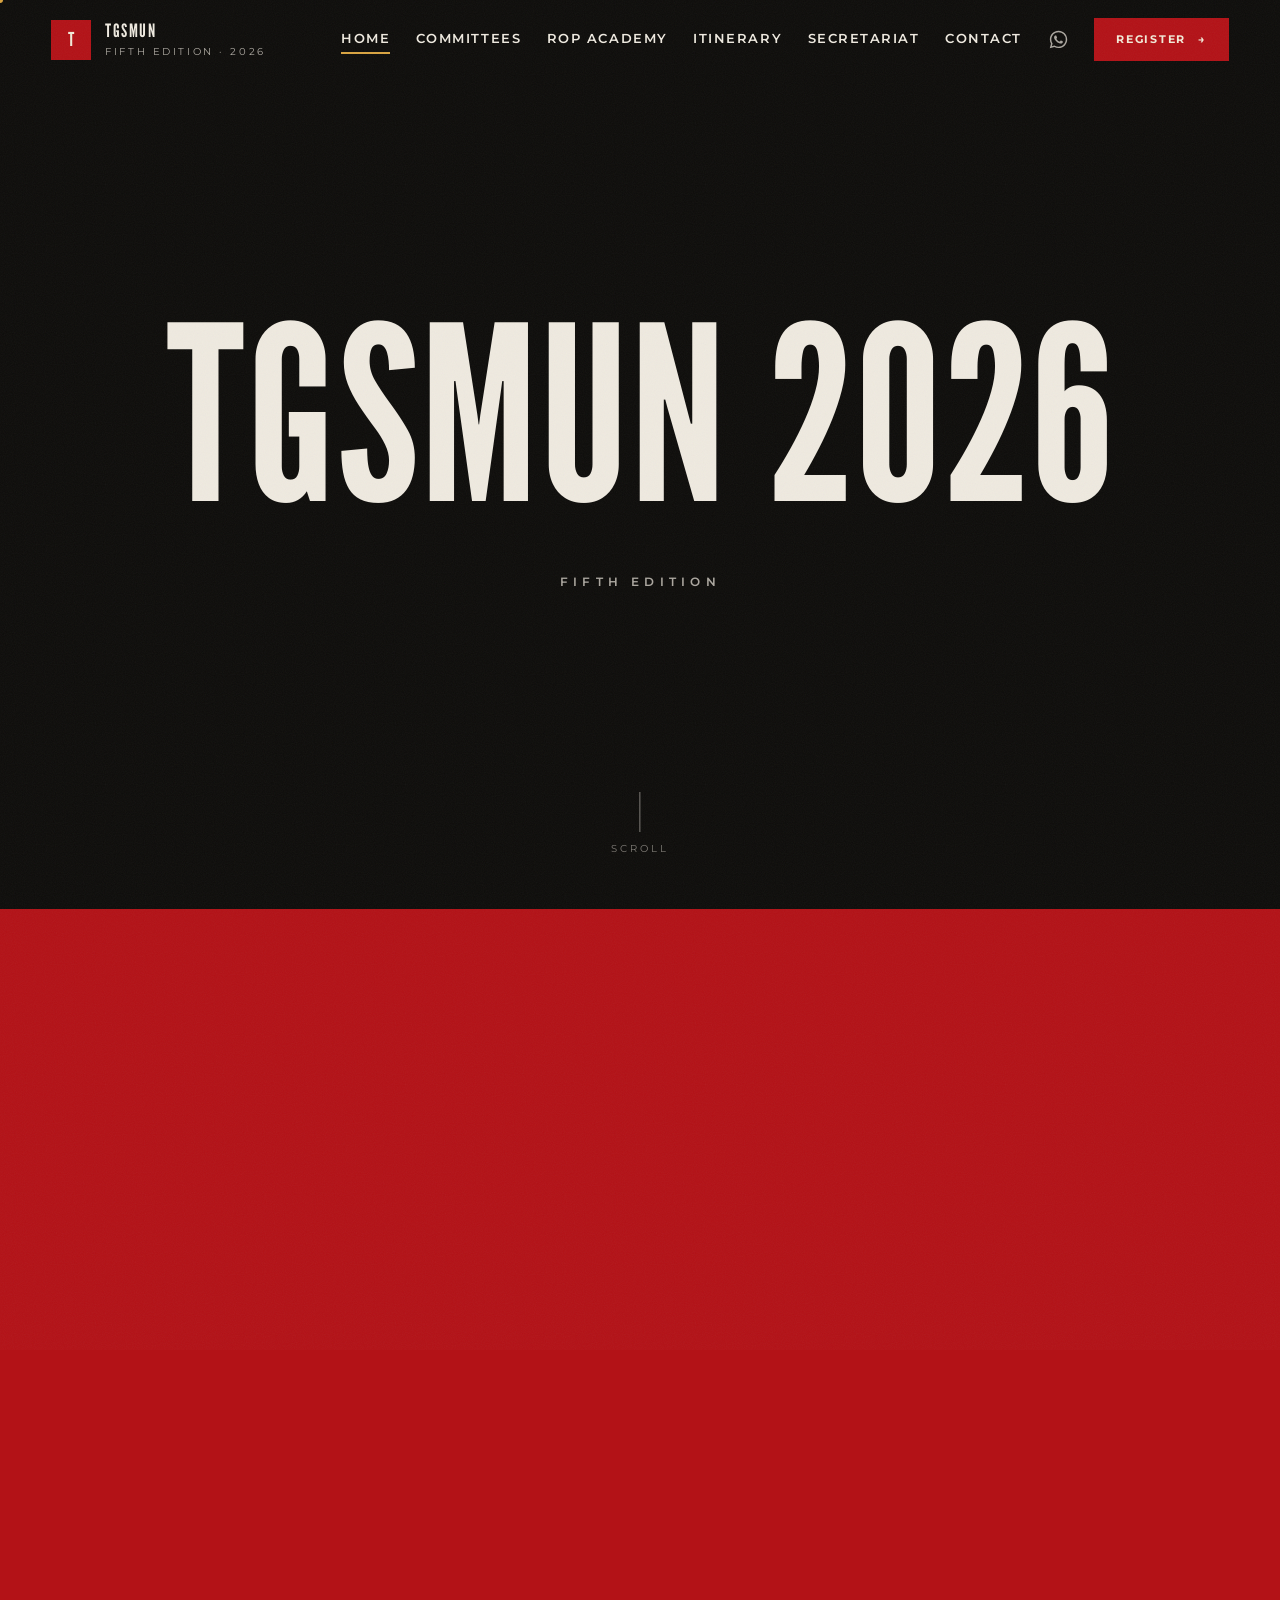
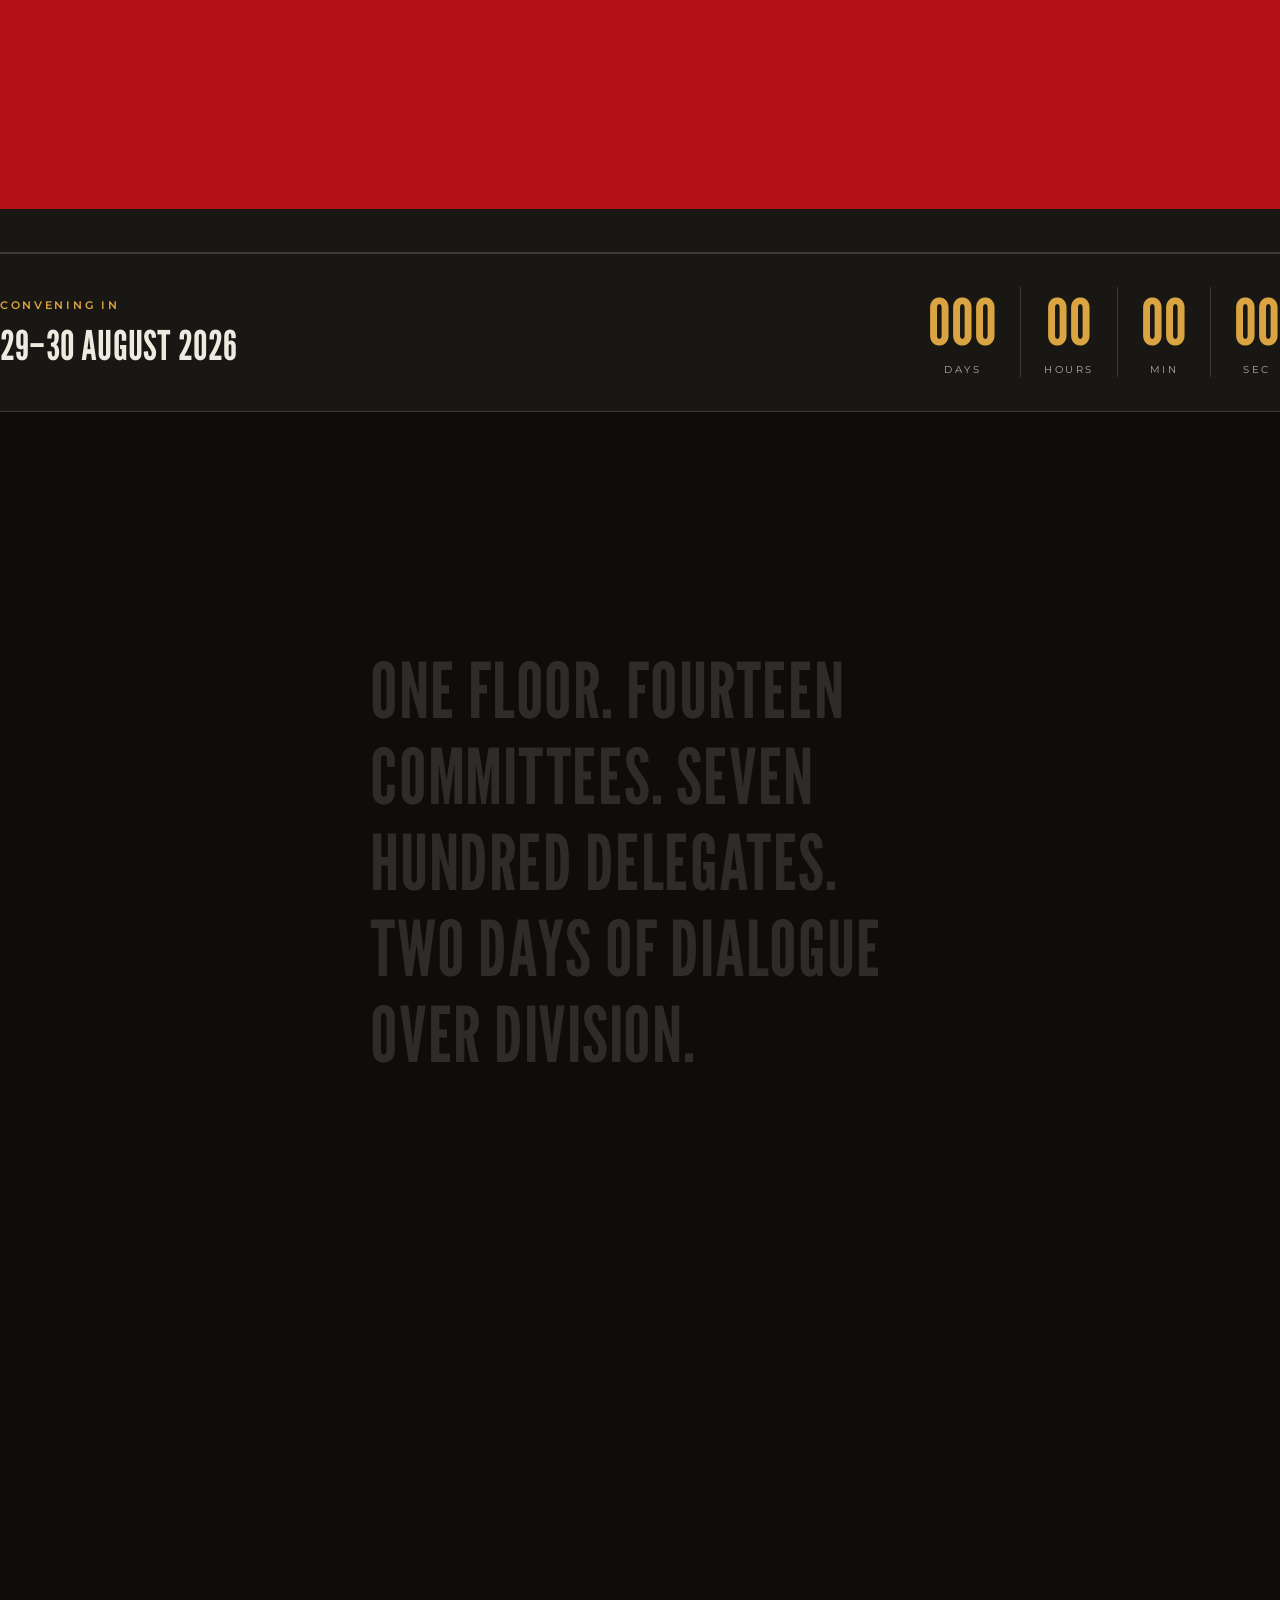
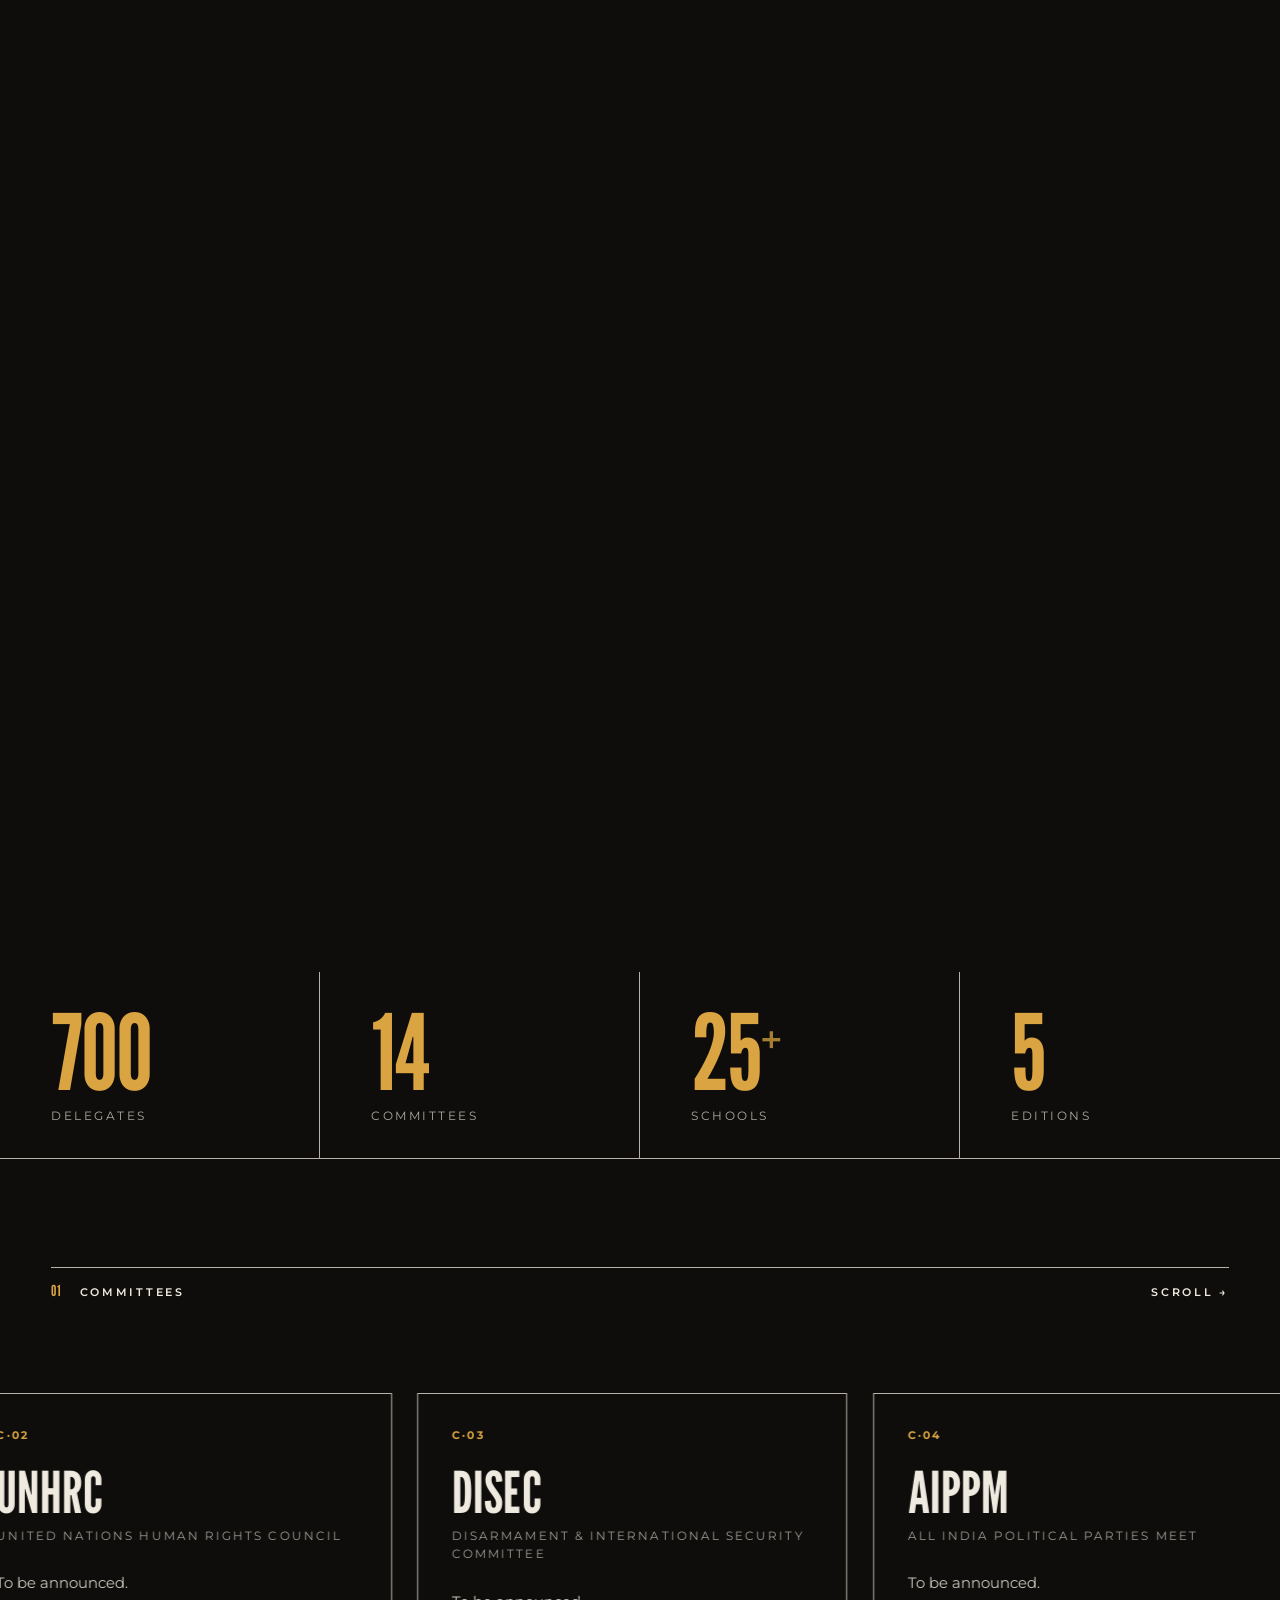
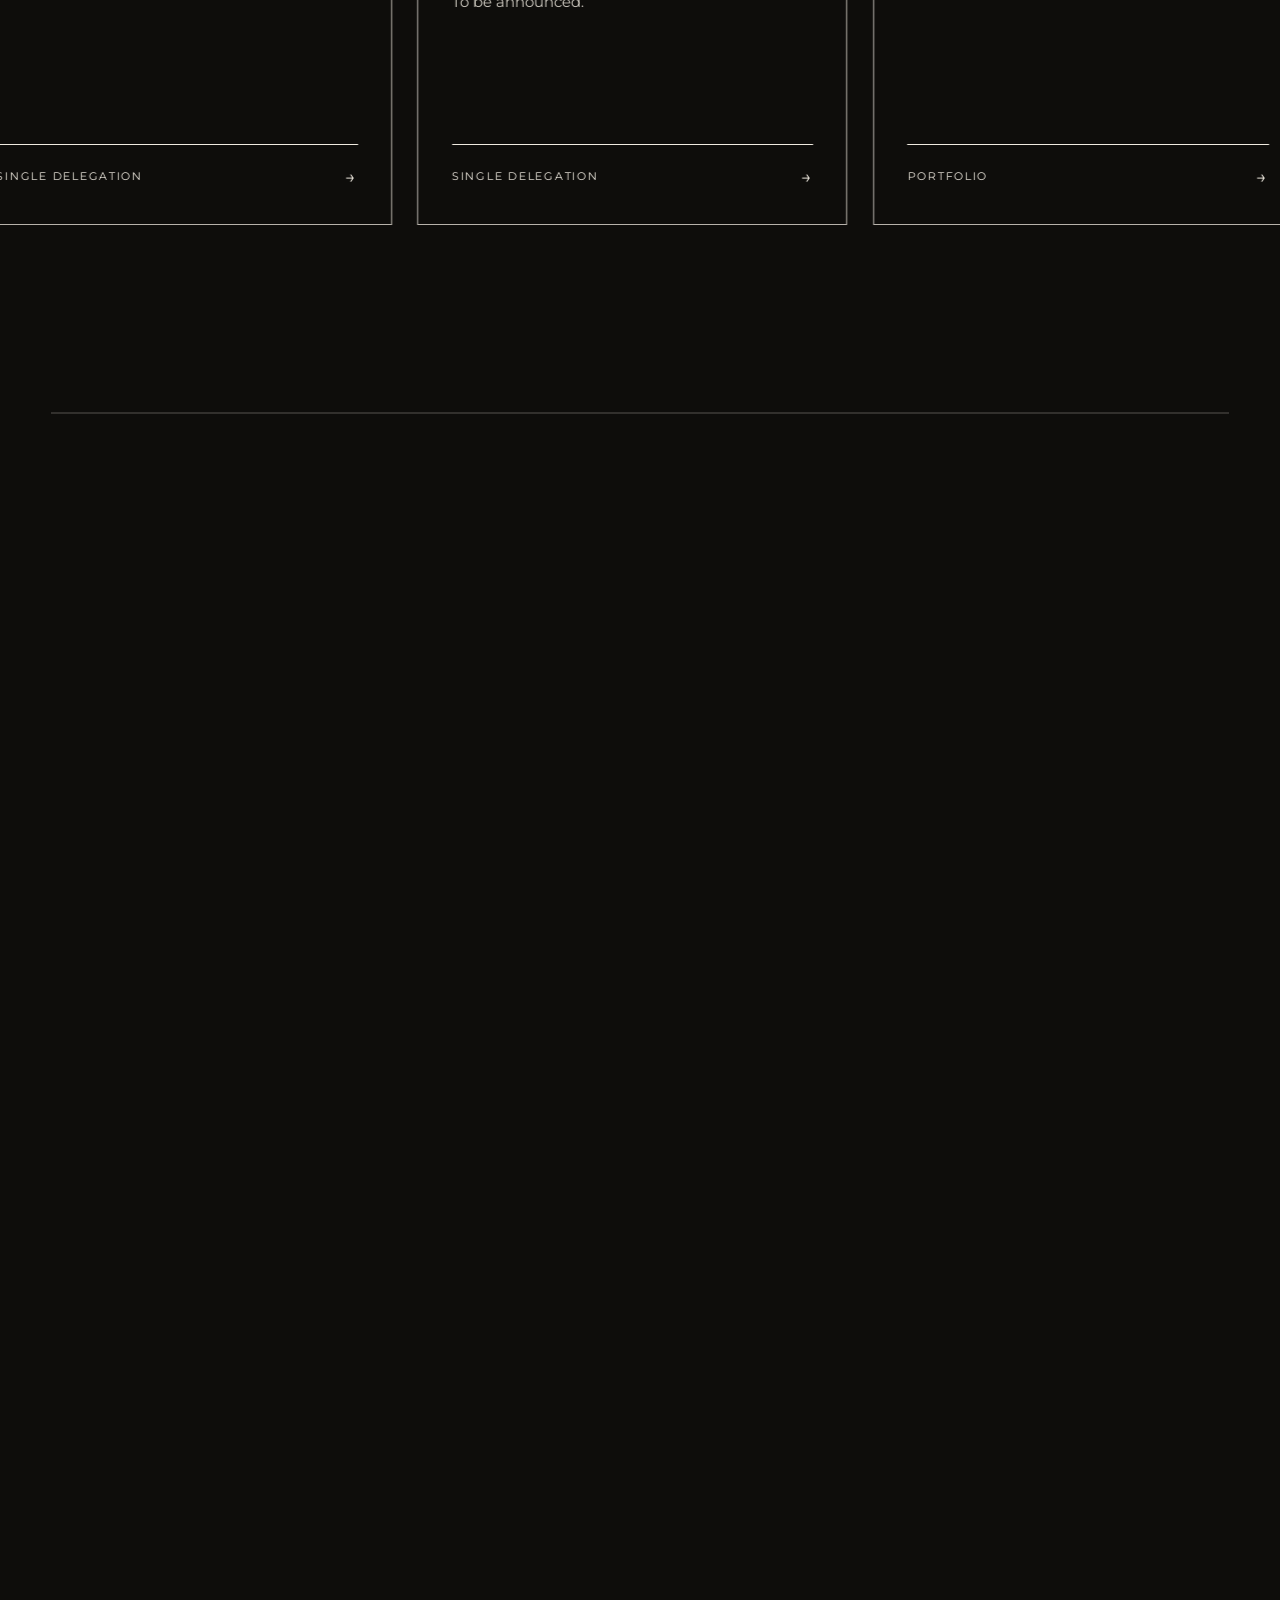
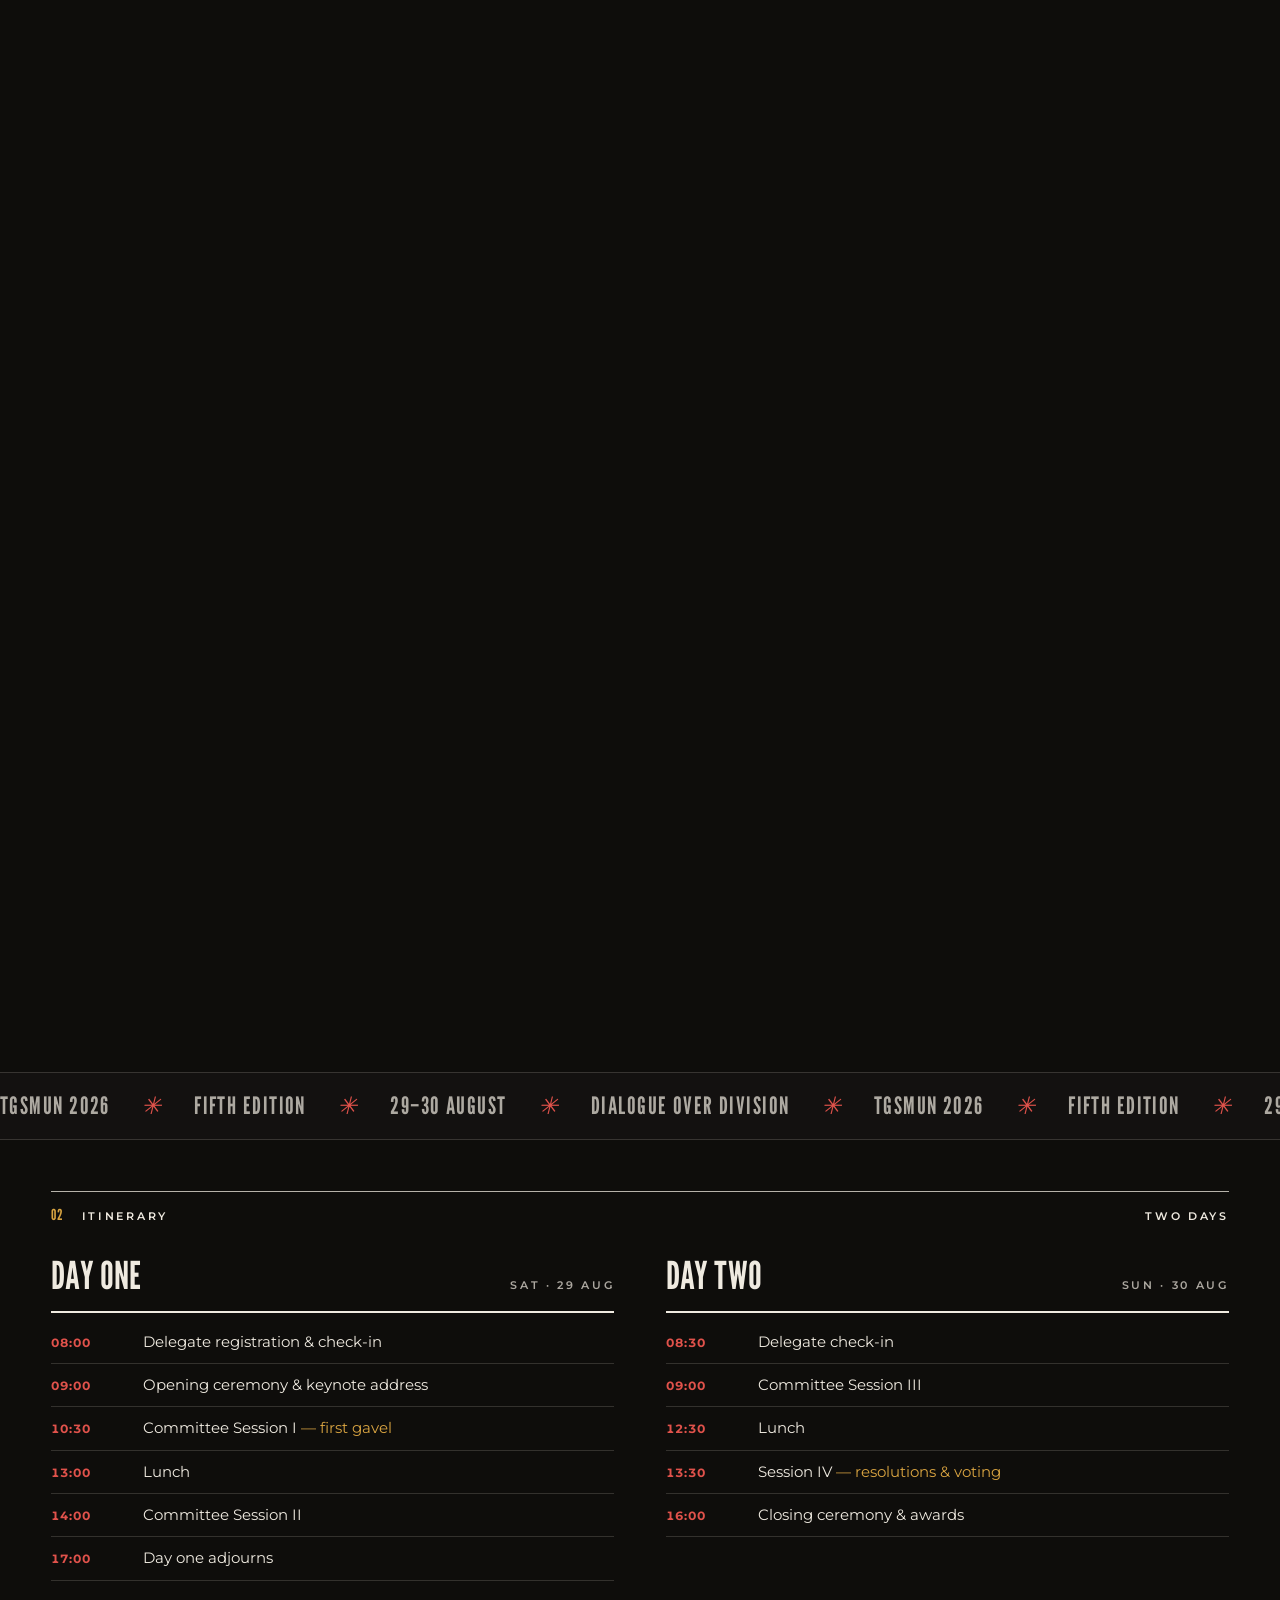
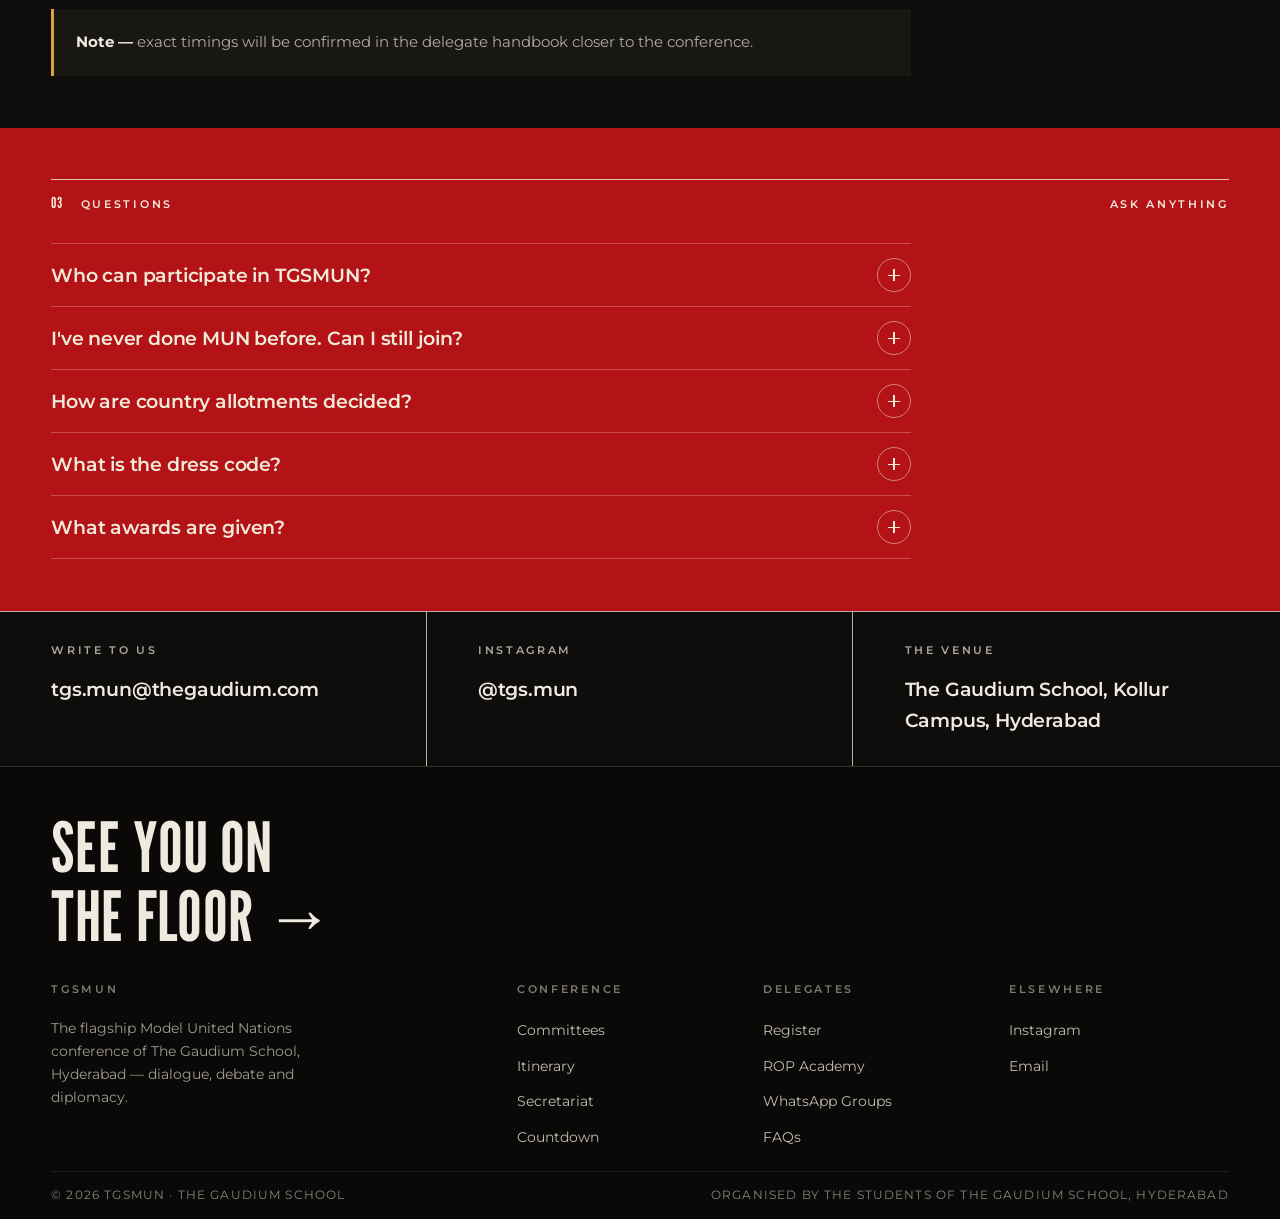
<file: index.html>
<!DOCTYPE html>
<html lang="en">
<head>
  <meta charset="UTF-8" />
  <meta name="viewport" content="width=device-width, initial-scale=1.0" />
  <title>TGSMUN 2026 — The Gaudium School Model United Nations</title>
  <meta name="description" content="TGSMUN 2026 — the fifth edition of The Gaudium School's Model United Nations, Hyderabad. 29–30 August 2026. 14 committees, 700 delegates." />
  <link rel="preconnect" href="https://fonts.googleapis.com" />
  <link rel="preconnect" href="https://fonts.gstatic.com" crossorigin />
  <link href="https://fonts.googleapis.com/css2?family=League+Gothic&family=Montserrat:ital,wght@0,300;0,400;0,500;0,600;0,700;1,400;1,500;1,600&display=swap" rel="stylesheet" />
  <script>document.documentElement.classList.add("js")</script>
  <link rel="stylesheet" href="assets/css/style.css" />
  <link rel="icon" href="data:image/svg+xml,<svg xmlns='http://www.w3.org/2000/svg' viewBox='0 0 100 100'><rect width='100' height='100' fill='%230e0d0b'/><text x='50' y='72' font-size='62' text-anchor='middle' fill='%23d9a441' font-family='Georgia,serif' font-weight='bold'>T</text></svg>" />
</head>
<body>

  <!-- red preloader: TGSMUN + convening percentage -->
  <div class="loader">
    <div class="loader-inner">
      <div class="loader-word" aria-hidden="true">
        <span style="animation-delay:.05s">T</span><span style="animation-delay:.1s">G</span><span style="animation-delay:.15s">S</span><span style="animation-delay:.2s">M</span><span style="animation-delay:.25s">U</span><span style="animation-delay:.3s">N</span>
      </div>
      <div class="loader-count">Convening — 000%</div>
    </div>
  </div>
  <div class="curtain"></div>

  <header class="nav">
    <div class="container nav-inner">
      <a href="index.html" class="brand">
        <span class="brand-mark">T</span>
        <span class="brand-text">
          <strong>TGSMUN</strong>
          <span>Fifth Edition · 2026</span>
        </span>
      </a>
      <nav class="nav-links">
        <a href="index.html" class="active">Home</a>
        <a href="committees.html">Committees</a>
        <a href="rop.html">ROP Academy</a>
        <a href="index.html#schedule">Itinerary</a>
        <a href="secretariat.html">Secretariat</a>
        <a href="index.html#contact">Contact</a>
        <a href="whatsapp.html" class="nav-wa" aria-label="Delegate WhatsApp groups" title="Delegate WhatsApp groups"><svg viewBox="0 0 24 24" fill="currentColor" aria-hidden="true"><path d="M12.04 2C6.58 2 2.13 6.45 2.13 11.91c0 1.75.46 3.45 1.32 4.95L2 22l5.25-1.38a9.9 9.9 0 0 0 4.79 1.22h.01c5.46 0 9.91-4.45 9.91-9.91S17.5 2 12.04 2zm0 18.15h-.01a8.2 8.2 0 0 1-4.19-1.15l-.3-.18-3.12.82.83-3.04-.2-.31a8.16 8.16 0 0 1-1.25-4.38c0-4.54 3.7-8.23 8.24-8.23 2.2 0 4.27.86 5.82 2.42a8.18 8.18 0 0 1 2.41 5.82c0 4.54-3.69 8.23-8.23 8.23zm4.52-6.16c-.25-.12-1.47-.72-1.69-.81-.23-.08-.39-.12-.56.13-.16.24-.64.8-.79.97-.14.16-.29.18-.54.06-.25-.12-1.05-.39-1.99-1.23-.74-.66-1.23-1.47-1.38-1.72-.14-.25-.01-.38.11-.5.11-.11.25-.29.37-.44.13-.15.17-.25.25-.41.08-.17.04-.31-.02-.44-.06-.12-.56-1.35-.77-1.85-.2-.48-.41-.42-.56-.43h-.48c-.17 0-.44.06-.67.31-.23.25-.87.85-.87 2.07s.89 2.4 1.02 2.56c.12.17 1.75 2.67 4.23 3.74.59.26 1.05.41 1.41.52.59.19 1.13.16 1.56.1.48-.07 1.47-.6 1.68-1.18.21-.58.21-1.08.14-1.18-.06-.11-.22-.17-.47-.29z"/></svg></a>
        <a href="register.html" class="btn btn--solid btn--sm">Register <span class="arr">→</span></a>
      </nav>
      <button class="nav-toggle" aria-label="Menu"><span></span><span></span><span></span></button>
    </div>
  </header>

  <div class="menu-overlay">
    <a href="index.html"><i>01</i> Home</a>
    <a href="committees.html"><i>02</i> Committees</a>
    <a href="rop.html"><i>03</i> ROP Academy</a>
    <a href="register.html"><i>04</i> Register</a>
    <a href="index.html#schedule"><i>05</i> Itinerary</a>
    <a href="secretariat.html"><i>06</i> Secretariat</a>
    <a href="whatsapp.html"><i>07</i> WhatsApp Groups</a>
    <a href="index.html#contact"><i>08</i> Contact</a>
  </div>

  <!-- ================= LANDING — one element, 3D scroll hand-off ================= -->
  <section class="land" id="land">
    <div class="land-stage">
      <h1 class="land-mark" id="land-mark">
        <span class="wordmark split">TGSMUN 2026</span>
        <span class="edition">Fifth Edition</span>
      </h1>
      <span class="land-hint" id="land-hint" aria-hidden="true"><i></i>Scroll</span>
    </div>
  </section>

  <!-- ================= the section the landing hands off to ================= -->
  <section class="land-next">
    <div class="container land-next-inner">
      <div>
        <p class="lede rv">
          The fifth edition of <b>The Gaudium School Model United Nations</b> —
          two days, fourteen committees, seven hundred delegates.
        </p>
        <div class="land-ctas rv rv-d1">
          <a href="register.html" class="btn btn--solid">Register <span class="arr">→</span></a>
          <a href="committees.html" class="btn">The Committees</a>
        </div>
      </div>
      <div class="facts rv rv-d1">
        <div><span class="k">Dates</span><span class="v">29–30 August 2026</span></div>
        <div><span class="k">Venue</span><span class="v">The Gaudium School, Kollur Campus, Hyderabad</span></div>
        <div><span class="k">Delegates</span><span class="v">700 across 25+ schools</span></div>
      </div>
    </div>
  </section>

  <!-- ================= COUNTDOWN — its own section, straight after the landing ================= -->
  <section class="count-sec" id="countdown">
    <div class="container count-sec-inner">
      <div class="when rv">
        <span class="label label--gold">Convening in</span>
        <span class="display">29–30 August 2026</span>
      </div>
      <div class="countdown countdown--big rv" aria-label="Countdown to conference">
        <div class="count-cell" data-cd="d"><div class="digits"></div><span class="unit">Days</span></div>
        <div class="count-cell" data-cd="h"><div class="digits"></div><span class="unit">Hours</span></div>
        <div class="count-cell" data-cd="m"><div class="digits"></div><span class="unit">Min</span></div>
        <div class="count-cell" data-cd="s"><div class="digits"></div><span class="unit">Sec</span></div>
      </div>
    </div>
  </section>

  <!-- ================= SCRUB STATEMENT ================= -->
  <section class="statement" data-scrub>
    <div class="statement-sticky">
      <div class="container">
        <p class="statement-text">One floor. Fourteen committees. Seven hundred delegates. Two days of *dialogue over *division.</p>
      </div>
      <div class="statement-meta">
        <span class="label">The Gaudium School · Kollur Campus</span>
        <span class="label label--red">Edition V · 29–30 August 2026</span>
      </div>
    </div>
  </section>

  <!-- ================= STATS ================= -->
  <section class="stats-band">
    <div class="stats-row">
      <div class="stat-cell"><b><span data-count="700">0</span></b><span>Delegates</span></div>
      <div class="stat-cell"><b><span data-count="14">0</span></b><span>Committees</span></div>
      <div class="stat-cell"><b><span data-count="25">0</span><sup>+</sup></b><span>Schools</span></div>
      <div class="stat-cell"><b><span data-count="5">0</span></b><span>Editions</span></div>
    </div>
  </section>

  <!-- ================= 01 · COMMITTEES (all 14, rendered from committees.js) ================= -->
  <section class="hpin" id="committees">
    <div class="hpin-sticky">
      <div class="hpin-head">
        <div class="container">
          <div class="sec-head" style="margin-bottom:0">
            <span class="idx">01</span>
            <span class="label">Committees</span>
            <span class="grow"></span>
            <span class="label label--red">Scroll →</span>
          </div>
        </div>
      </div>

      <div class="hpin-track"><!-- all 14 committees, rendered from assets/js/committees.js --></div>

      <div class="hpin-progress"><i></i></div>
    </div>
  </section>

  <div class="marquee" aria-hidden="true">
    <div class="marquee-track">
      <span>TGSMUN 2026 <i>✳</i> Fifth Edition <i>✳</i> 29–30 August <i>✳</i> Dialogue over Division <i>✳</i> TGSMUN 2026 <i>✳</i> Fifth Edition <i>✳</i> 29–30 August <i>✳</i> Dialogue over Division <i>✳</i> </span>
      <span>TGSMUN 2026 <i>✳</i> Fifth Edition <i>✳</i> 29–30 August <i>✳</i> Dialogue over Division <i>✳</i> TGSMUN 2026 <i>✳</i> Fifth Edition <i>✳</i> 29–30 August <i>✳</i> Dialogue over Division <i>✳</i> </span>
    </div>
  </div>

  <!-- ================= 02 · ITINERARY ================= -->
  <section class="section" id="schedule">
    <div class="container">
      <div class="sec-head">
        <span class="idx">02</span>
        <span class="label">Itinerary</span>
        <span class="grow"></span>
        <span class="label">Two Days</span>
      </div>
      <div class="sched-days">
        <div class="sched-day rv">
          <div class="day-tag">
            <span class="display">Day One</span>
            <span class="label">Sat · 29 Aug</span>
          </div>
          <div class="sched-row"><time>08:00</time><p>Delegate registration &amp; check-in</p></div>
          <div class="sched-row"><time>09:00</time><p>Opening ceremony &amp; keynote address</p></div>
          <div class="sched-row"><time>10:30</time><p>Committee Session I <em>— first gavel</em></p></div>
          <div class="sched-row"><time>13:00</time><p>Lunch</p></div>
          <div class="sched-row"><time>14:00</time><p>Committee Session II</p></div>
          <div class="sched-row"><time>17:00</time><p>Day one adjourns</p></div>
        </div>
        <div class="sched-day rv rv-d1">
          <div class="day-tag">
            <span class="display">Day Two</span>
            <span class="label">Sun · 30 Aug</span>
          </div>
          <div class="sched-row"><time>08:30</time><p>Delegate check-in</p></div>
          <div class="sched-row"><time>09:00</time><p>Committee Session III</p></div>
          <div class="sched-row"><time>12:30</time><p>Lunch</p></div>
          <div class="sched-row"><time>13:30</time><p>Session IV <em>— resolutions &amp; voting</em></p></div>
          <div class="sched-row"><time>16:00</time><p>Closing ceremony &amp; awards</p></div>
        </div>
      </div>
      <div class="note-plate rv" style="margin-top: clamp(18px, 2.2vw, 28px)">
        <b>Note —</b> exact timings will be confirmed in the delegate handbook closer to the conference.
      </div>
    </div>
  </section>

  <!-- ================= 03 · FAQ (red) ================= -->
  <section class="section section--red" id="faq">
    <div class="container">
      <div class="sec-head">
        <span class="idx">03</span>
        <span class="label">Questions</span>
        <span class="grow"></span>
        <span class="label">Ask Anything</span>
      </div>
      <div class="faq-wrap">
        <div class="faq-item rv">
          <button class="faq-q" aria-expanded="false">Who can participate in TGSMUN?<span class="plus"></span></button>
          <div class="faq-a"><p>Senior committees seat delegates from Grades 9–12; younger delegates join the junior wing — UNICEF, UNESCO, WHO, CSW and UNOOSA. Delegations register through their school's MUN coordinator; individual delegates may register independently.</p></div>
        </div>
        <div class="faq-item rv">
          <button class="faq-q" aria-expanded="false">I've never done MUN before. Can I still join?<span class="plus"></span></button>
          <div class="faq-a"><p>Absolutely. The junior wing is built for first-timers, DISEC and UNHRC are friendly senior rooms, and the International Press welcomes writers and photographers of every experience level.</p></div>
        </div>
        <div class="faq-item rv">
          <button class="faq-q" aria-expanded="false">How are country allotments decided?<span class="plus"></span></button>
          <div class="faq-a"><p>First-come, first-served against capacity, weighing your committee preferences and prior experience. Allotments and background guides are emailed ahead of the conference.</p></div>
        </div>
        <div class="faq-item rv">
          <button class="faq-q" aria-expanded="false">What is the dress code?<span class="plus"></span></button>
          <div class="faq-a"><p>Western or Indian formals for all committee sessions.</p></div>
        </div>
        <div class="faq-item rv">
          <button class="faq-q" aria-expanded="false">What awards are given?<span class="plus"></span></button>
          <div class="faq-a"><p>Best Delegate, High Commendation and Special Mention in every committee, plus verbal mentions — and the Best Delegation trophy for the top-performing school.</p></div>
        </div>
      </div>
    </div>
  </section>

  <!-- ================= CONTACT ================= -->
  <section class="contact-strip" id="contact">
    <div class="contact-grid">
      <div class="contact-cell rv">
        <span class="label">Write to us</span>
        <a href="mailto:tgs.mun@thegaudium.com">tgs.mun@thegaudium.com</a>
      </div>
      <div class="contact-cell rv rv-d1">
        <span class="label">Instagram</span>
        <a href="https://www.instagram.com/tgs.mun" target="_blank" rel="noopener">@tgs.mun</a>
      </div>
      <div class="contact-cell rv rv-d2">
        <span class="label">The venue</span>
        <p>The Gaudium School, Kollur Campus, Hyderabad</p>
      </div>
    </div>
  </section>

  <footer class="footer">
    <div class="container">
      <h2 class="footer-title display">
        <a href="register.html">See you on<br />the floor →</a>
      </h2>
      <div class="footer-cols">
        <div>
          <span class="label">TGSMUN</span>
          <p class="footer-desc">The flagship Model United Nations conference of The Gaudium School, Hyderabad — dialogue, debate and diplomacy.</p>
        </div>
        <div>
          <span class="label">Conference</span>
          <ul>
            <li><a href="committees.html">Committees</a></li>
            <li><a href="index.html#schedule">Itinerary</a></li>
            <li><a href="secretariat.html">Secretariat</a></li>
            <li><a href="index.html#countdown">Countdown</a></li>
          </ul>
        </div>
        <div>
          <span class="label">Delegates</span>
          <ul>
            <li><a href="register.html">Register</a></li>
            <li><a href="rop.html">ROP Academy</a></li>
            <li><a href="whatsapp.html">WhatsApp Groups</a></li>
            <li><a href="index.html#faq">FAQs</a></li>
          </ul>
        </div>
        <div>
          <span class="label">Elsewhere</span>
          <ul>
            <li><a href="https://www.instagram.com/tgs.mun" target="_blank" rel="noopener">Instagram</a></li>
            <li><a href="mailto:tgs.mun@thegaudium.com">Email</a></li>
          </ul>
        </div>
      </div>
      <div class="footer-bottom">
        <span>© 2026 TGSMUN · The Gaudium School</span>
        <span>Organised by the students of The Gaudium School, Hyderabad</span>
      </div>
    </div>
  </footer>

  <script src="assets/js/vendor/anime.umd.min.js"></script>
  <script src="assets/js/committees.js"></script>
  <script src="assets/js/main.js"></script>
</body>
</html>
</file>
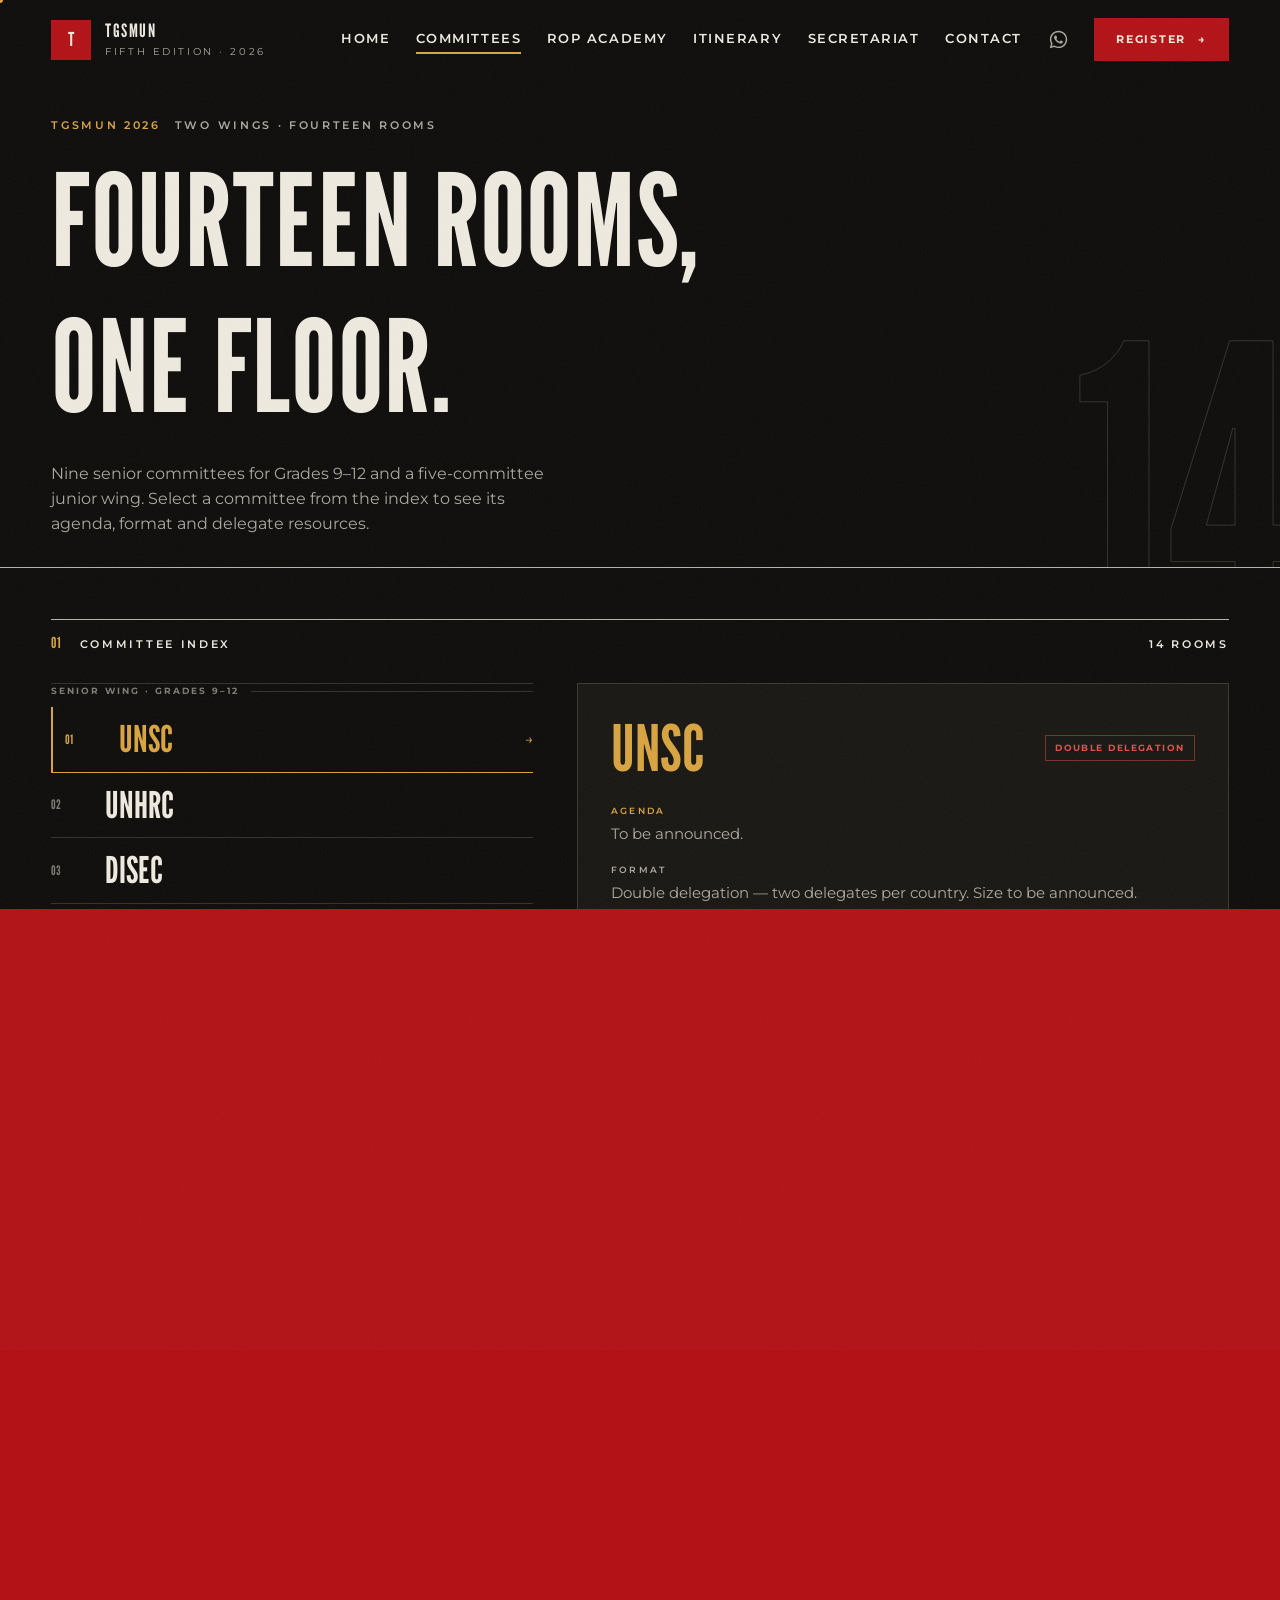
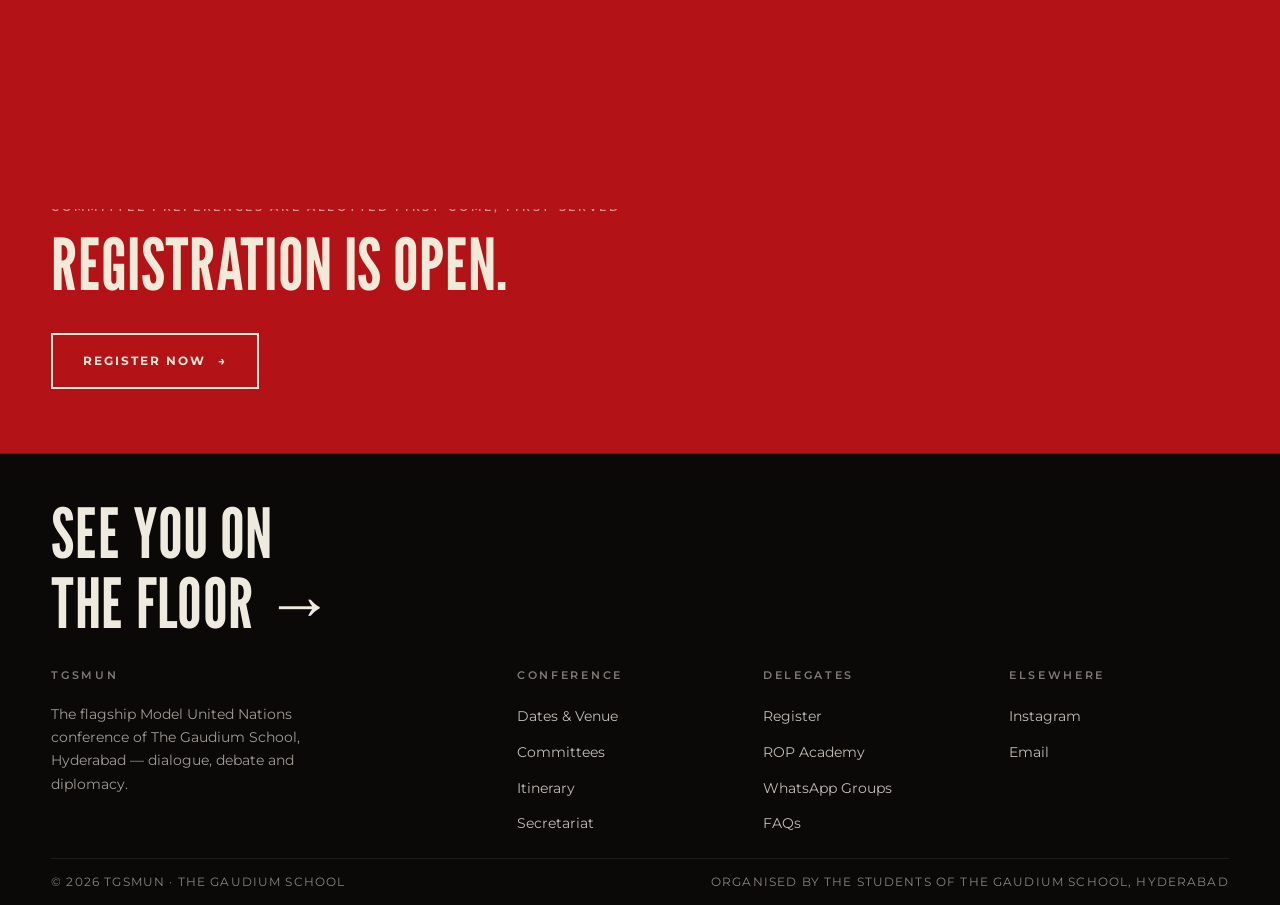
<file: committees.html>
<!DOCTYPE html>
<html lang="en">
<head>
  <meta charset="UTF-8" />
  <meta name="viewport" content="width=device-width, initial-scale=1.0" />
  <title>Committees — TGSMUN 2026</title>
  <meta name="description" content="Fourteen committees across the senior and junior wings of TGSMUN 2026 — agendas, background guides, rules of procedure and delegate groups." />
  <link rel="preconnect" href="https://fonts.googleapis.com" />
  <link rel="preconnect" href="https://fonts.gstatic.com" crossorigin />
  <link href="https://fonts.googleapis.com/css2?family=League+Gothic&family=Montserrat:ital,wght@0,300;0,400;0,500;0,600;0,700;1,400;1,500;1,600&display=swap" rel="stylesheet" />
  <script>document.documentElement.classList.add("js")</script>
  <link rel="stylesheet" href="assets/css/style.css" />
  <link rel="icon" href="data:image/svg+xml,<svg xmlns='http://www.w3.org/2000/svg' viewBox='0 0 100 100'><rect width='100' height='100' fill='%230e0d0b'/><text x='50' y='72' font-size='62' text-anchor='middle' fill='%23d9a441' font-family='Georgia,serif' font-weight='bold'>T</text></svg>" />
</head>
<body>

  <div class="loader">
    <div class="loader-inner">
      <div class="loader-word" aria-hidden="true">
        <span style="animation-delay:.05s">T</span><span style="animation-delay:.1s">G</span><span style="animation-delay:.15s">S</span><span style="animation-delay:.2s">M</span><span style="animation-delay:.25s">U</span><span style="animation-delay:.3s">N</span>
      </div>
      <div class="loader-count">Convening — 000%</div>
    </div>
  </div>
  <div class="curtain"></div>

  <header class="nav">
    <div class="container nav-inner">
      <a href="index.html" class="brand">
        <span class="brand-mark">T</span>
        <span class="brand-text"><strong>TGSMUN</strong><span>Fifth Edition · 2026</span></span>
      </a>
      <nav class="nav-links">
        <a href="index.html">Home</a>
        <a href="committees.html" class="active">Committees</a>
        <a href="rop.html">ROP Academy</a>
        <a href="index.html#schedule">Itinerary</a>
        <a href="secretariat.html">Secretariat</a>
        <a href="index.html#contact">Contact</a>
        <a href="whatsapp.html" class="nav-wa" aria-label="Delegate WhatsApp groups" title="Delegate WhatsApp groups"><svg viewBox="0 0 24 24" fill="currentColor" aria-hidden="true"><path d="M12.04 2C6.58 2 2.13 6.45 2.13 11.91c0 1.75.46 3.45 1.32 4.95L2 22l5.25-1.38a9.9 9.9 0 0 0 4.79 1.22h.01c5.46 0 9.91-4.45 9.91-9.91S17.5 2 12.04 2zm0 18.15h-.01a8.2 8.2 0 0 1-4.19-1.15l-.3-.18-3.12.82.83-3.04-.2-.31a8.16 8.16 0 0 1-1.25-4.38c0-4.54 3.7-8.23 8.24-8.23 2.2 0 4.27.86 5.82 2.42a8.18 8.18 0 0 1 2.41 5.82c0 4.54-3.69 8.23-8.23 8.23zm4.52-6.16c-.25-.12-1.47-.72-1.69-.81-.23-.08-.39-.12-.56.13-.16.24-.64.8-.79.97-.14.16-.29.18-.54.06-.25-.12-1.05-.39-1.99-1.23-.74-.66-1.23-1.47-1.38-1.72-.14-.25-.01-.38.11-.5.11-.11.25-.29.37-.44.13-.15.17-.25.25-.41.08-.17.04-.31-.02-.44-.06-.12-.56-1.35-.77-1.85-.2-.48-.41-.42-.56-.43h-.48c-.17 0-.44.06-.67.31-.23.25-.87.85-.87 2.07s.89 2.4 1.02 2.56c.12.17 1.75 2.67 4.23 3.74.59.26 1.05.41 1.41.52.59.19 1.13.16 1.56.1.48-.07 1.47-.6 1.68-1.18.21-.58.21-1.08.14-1.18-.06-.11-.22-.17-.47-.29z"/></svg></a>
        <a href="register.html" class="btn btn--solid btn--sm">Register <span class="arr">→</span></a>
      </nav>
      <button class="nav-toggle" aria-label="Menu"><span></span><span></span><span></span></button>
    </div>
  </header>

  <div class="menu-overlay">
    <a href="index.html"><i>01</i> Home</a>
    <a href="committees.html"><i>02</i> Committees</a>
    <a href="rop.html"><i>03</i> ROP Academy</a>
    <a href="register.html"><i>04</i> Register</a>
    <a href="index.html#schedule"><i>05</i> Itinerary</a>
    <a href="secretariat.html"><i>06</i> Secretariat</a>
    <a href="whatsapp.html"><i>07</i> WhatsApp Groups</a>
    <a href="index.html#contact"><i>08</i> Contact</a>
  </div>

  <section class="page-hero">
    <span class="bg-no" aria-hidden="true">14</span>
    <div class="container">
      <div class="kicker">
        <span class="label label--gold">TGSMUN 2026</span>
        <span class="label">Two wings · Fourteen rooms</span>
      </div>
      <h1 class="display split">Fourteen rooms,<br />one floor.</h1>
      <p class="page-sub rv">
        Nine senior committees for Grades 9–12 and a five-committee junior wing.
        Select a committee from the index to see its agenda, format and delegate
        resources.
      </p>
    </div>
  </section>

  <section class="section" id="grid">
    <div class="container">
      <div class="sec-head">
        <span class="idx">01</span>
        <span class="label">Committee Index</span>
        <span class="grow"></span>
        <span class="label label--red">14 rooms</span>
      </div>

      <div class="dir">
        <div class="dir-list" id="dir-list" role="tablist" aria-label="Committees"><!-- rendered from assets/js/committees.js --></div>
        <div class="dir-panel" id="dir-panel" role="tabpanel" aria-live="polite"></div>
      </div>
    </div>
  </section>

  <section class="cta">
    <div class="container">
      <span class="label rv">Committee preferences are allotted first-come, first-served</span>
      <h2 class="cta-title display split">Registration is open.</h2>
      <div class="cta-row rv">
        <a href="register.html" class="btn btn--paper">Register Now <span class="arr">→</span></a>
      </div>
    </div>
  </section>

  <footer class="footer">
    <div class="container">
      <h2 class="footer-title display"><a href="register.html">See you on<br />the floor →</a></h2>
      <div class="footer-cols">
        <div>
          <span class="label">TGSMUN</span>
          <p class="footer-desc">The flagship Model United Nations conference of The Gaudium School, Hyderabad — dialogue, debate and diplomacy.</p>
        </div>
        <div>
          <span class="label">Conference</span>
          <ul>
            <li><a href="index.html#countdown">Dates &amp; Venue</a></li>
            <li><a href="committees.html">Committees</a></li>
            <li><a href="index.html#schedule">Itinerary</a></li>
            <li><a href="secretariat.html">Secretariat</a></li>
          </ul>
        </div>
        <div>
          <span class="label">Delegates</span>
          <ul>
            <li><a href="register.html">Register</a></li>
            <li><a href="rop.html">ROP Academy</a></li>
            <li><a href="whatsapp.html">WhatsApp Groups</a></li>
            <li><a href="index.html#faq">FAQs</a></li>
          </ul>
        </div>
        <div>
          <span class="label">Elsewhere</span>
          <ul>
            <li><a href="https://www.instagram.com/tgs.mun" target="_blank" rel="noopener">Instagram</a></li>
            <li><a href="mailto:tgs.mun@thegaudium.com">Email</a></li>
          </ul>
        </div>
      </div>
      <div class="footer-bottom">
        <span>© 2026 TGSMUN · The Gaudium School</span>
        <span>Organised by the students of The Gaudium School, Hyderabad</span>
      </div>
    </div>
  </footer>

  <script src="assets/js/vendor/anime.umd.min.js"></script>
  <script src="assets/js/committees.js"></script>
  <script src="assets/js/main.js"></script>
  <script>
  (function () {
    const list = document.getElementById("dir-list");
    const panel = document.getElementById("dir-panel");
    const data = window.TGSMUN_COMMITTEES || [];
    const I = window.TGSMUN_ICONS;
    const reducedMo = matchMedia("(prefers-reduced-motion: reduce)").matches;
    if (!list || !panel || !data.length) return;

    /* ---------- the index: number, acronym, wing. Nothing else. ---------- */
    const wingLabel = { senior: "Senior Wing · Grades 9–12", junior: "Junior Wing" };
    let html = "";
    let wing = null;
    data.forEach((c, i) => {
      if (c.wing !== wing) {
        wing = c.wing;
        html += `<div class="dir-wing">${wingLabel[wing]}</div>`;
      }
      html += `
        <button class="dir-row" type="button" role="tab" data-in="0"
                data-id="${c.id}" aria-selected="false" aria-controls="dir-panel">
          <span class="n">${String(i + 1).padStart(2, "0")}</span>
          <span class="ab">${c.abbr}</span>
          <span class="go" aria-hidden="true">→</span>
        </button>`;
    });
    list.innerHTML = html;

    const rows = [...list.querySelectorAll(".dir-row")];
    if (window.tgsmunCursorHot) rows.forEach(window.tgsmunCursorHot);

    /* ---------- one panel, rewritten on select ---------- */
    function render(c) {
      const tags = c.tags.map((t) => {
        const red = /Crisis|Special ROP|Double/.test(t);
        return `<span class="p-tag${red ? " p-tag--red" : ""}">${t}</span>`;
      }).join("");

      const guide = c.guide
        ? `<a class="p-btn" href="${c.guide}" target="_blank" rel="noopener">${I.doc} Background Guide</a>`
        : `<span class="p-btn p-btn--soon" aria-disabled="true">${I.doc} Guide Soon</span>`;

      const wa = c.whatsapp
        ? `<a class="p-btn p-btn--wa" href="${c.whatsapp}" target="_blank" rel="noopener">${I.whatsapp} Join Group</a>`
        : `<span class="p-btn p-btn--soon" aria-disabled="true">${I.whatsapp} Link Soon</span>`;

      const rop = c.rop
        ? `<a class="p-btn" href="${c.rop}">Rules of Procedure</a>` : "";

      panel.innerHTML = `
        <div class="p-top">
          <span class="p-mark">${c.abbr}</span>
          <span class="p-tags">${tags}</span>
        </div>
        <div class="p-row"><span class="label label--gold">Agenda</span><p>${c.agenda}</p></div>
        <div class="p-row"><span class="label">Format</span><p>${c.delegation}</p></div>
        <div class="p-actions">${guide}${wa}${rop}</div>`;

      if (window.tgsmunCursorHot) panel.querySelectorAll("a").forEach(window.tgsmunCursorHot);
      if (window.anime && window.anime.animate && !reducedMo) {
        window.anime.animate(panel.querySelectorAll(".p-top, .p-row, .p-actions"), {
          opacity: [0, 1], y: [10, 0], duration: 380, ease: "outQuad",
          delay: window.anime.stagger(45),
        });
      }
    }

    function select(id, fromUser) {
      const c = data.find((x) => x.id === id) || data[0];
      rows.forEach((r) => {
        const on = r.dataset.id === c.id;
        r.classList.toggle("on", on);
        r.setAttribute("aria-selected", on);
      });
      render(c);
      if (!fromUser) return;
      if (matchMedia("(max-width: 860px)").matches) {
        panel.scrollIntoView({ block: "nearest", behavior: reducedMo ? "auto" : "smooth" });
      }
      if (location.hash.slice(1) !== c.id) history.replaceState(null, "", "#" + c.id);
    }

    rows.forEach((r) => r.addEventListener("click", () => select(r.dataset.id, true)));

    /* ---------- small scroll animation: rows arrive as the list comes up ---------- */
    if (!reducedMo) {
      const seen = new WeakSet();
      const io = new IntersectionObserver((entries) => {
        const batch = entries.filter((e) => e.isIntersecting && !seen.has(e.target));
        batch.forEach((e, i) => {
          seen.add(e.target);
          io.unobserve(e.target);
          setTimeout(() => e.target.setAttribute("data-in", "1"), i * 55);
        });
      }, { threshold: 0.2, rootMargin: "0px 0px -40px 0px" });
      rows.forEach((r) => io.observe(r));
    } else {
      rows.forEach((r) => r.setAttribute("data-in", "1"));
    }

    const initial = data.some((c) => c.id === location.hash.slice(1))
      ? location.hash.slice(1) : data[0].id;
    select(initial, false);
    addEventListener("hashchange", () => select(location.hash.slice(1), true));
  })();
  </script>
</body>
</html>
</file>
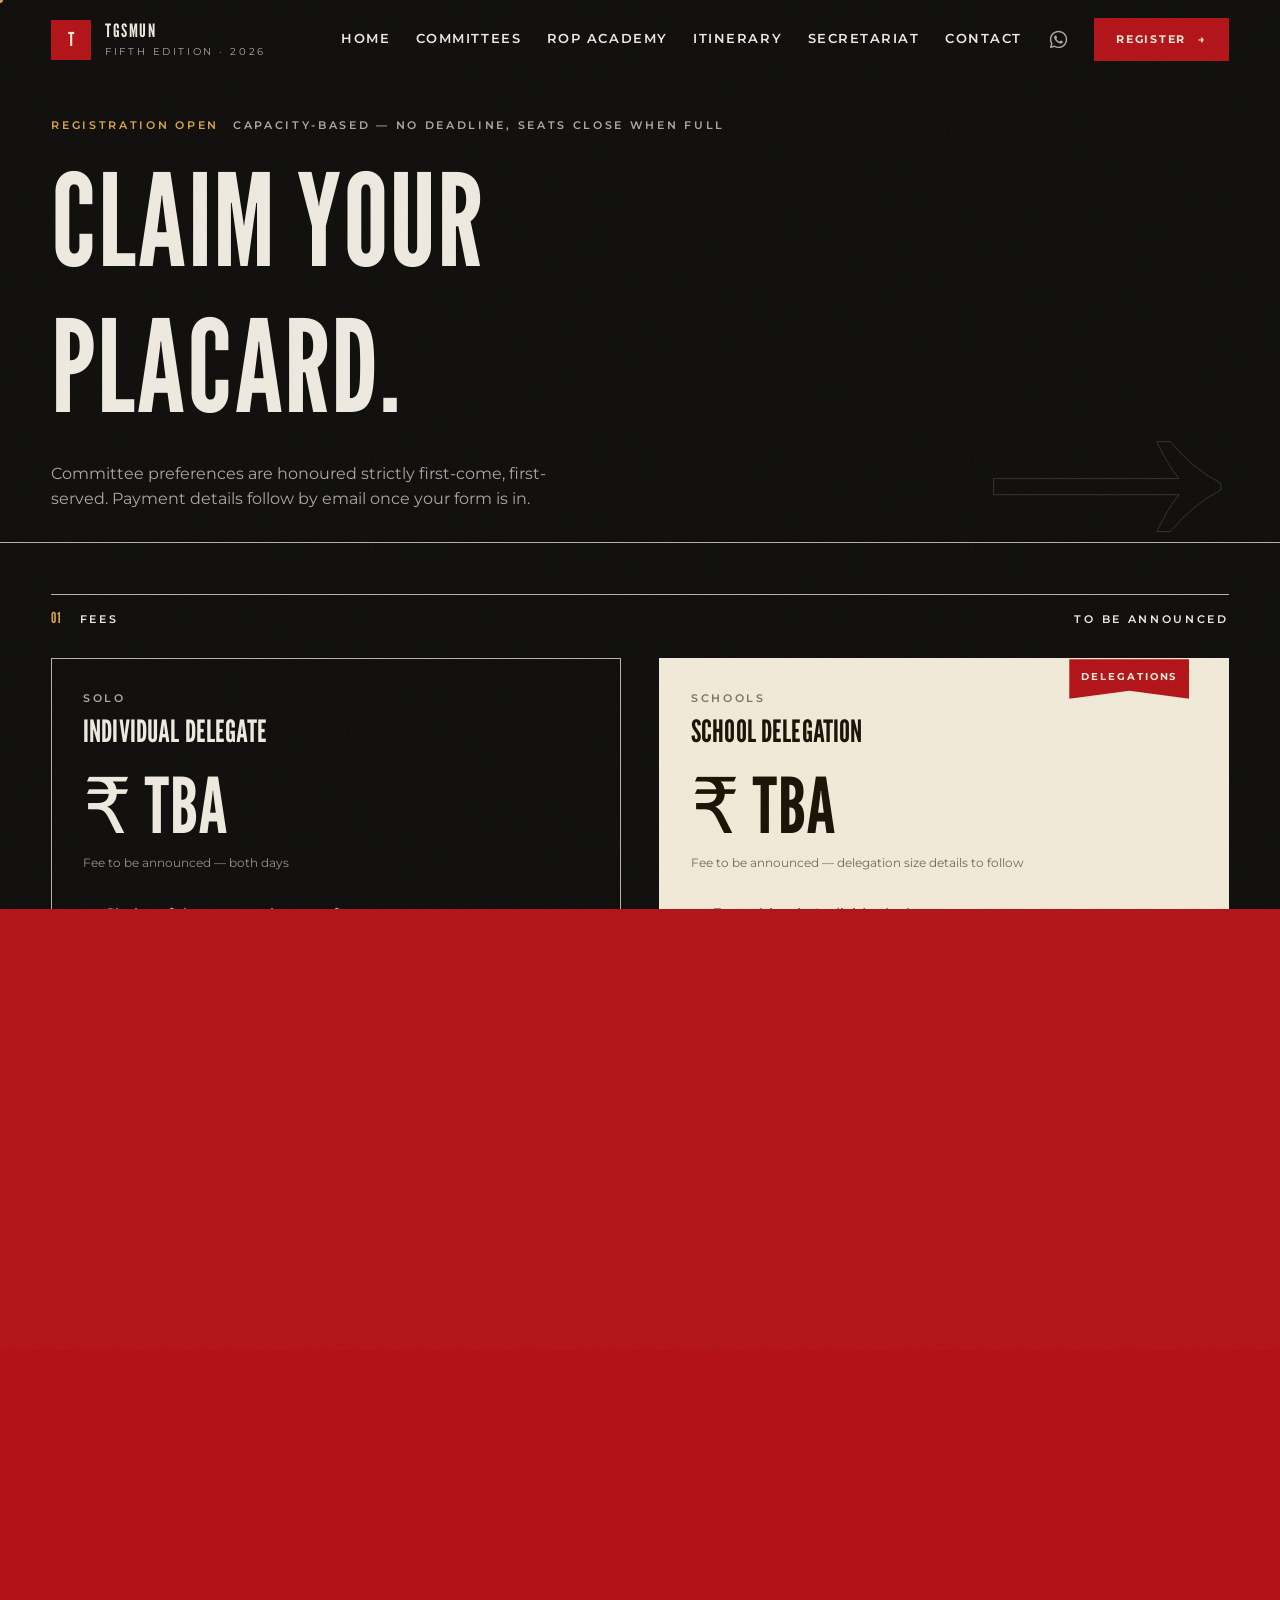
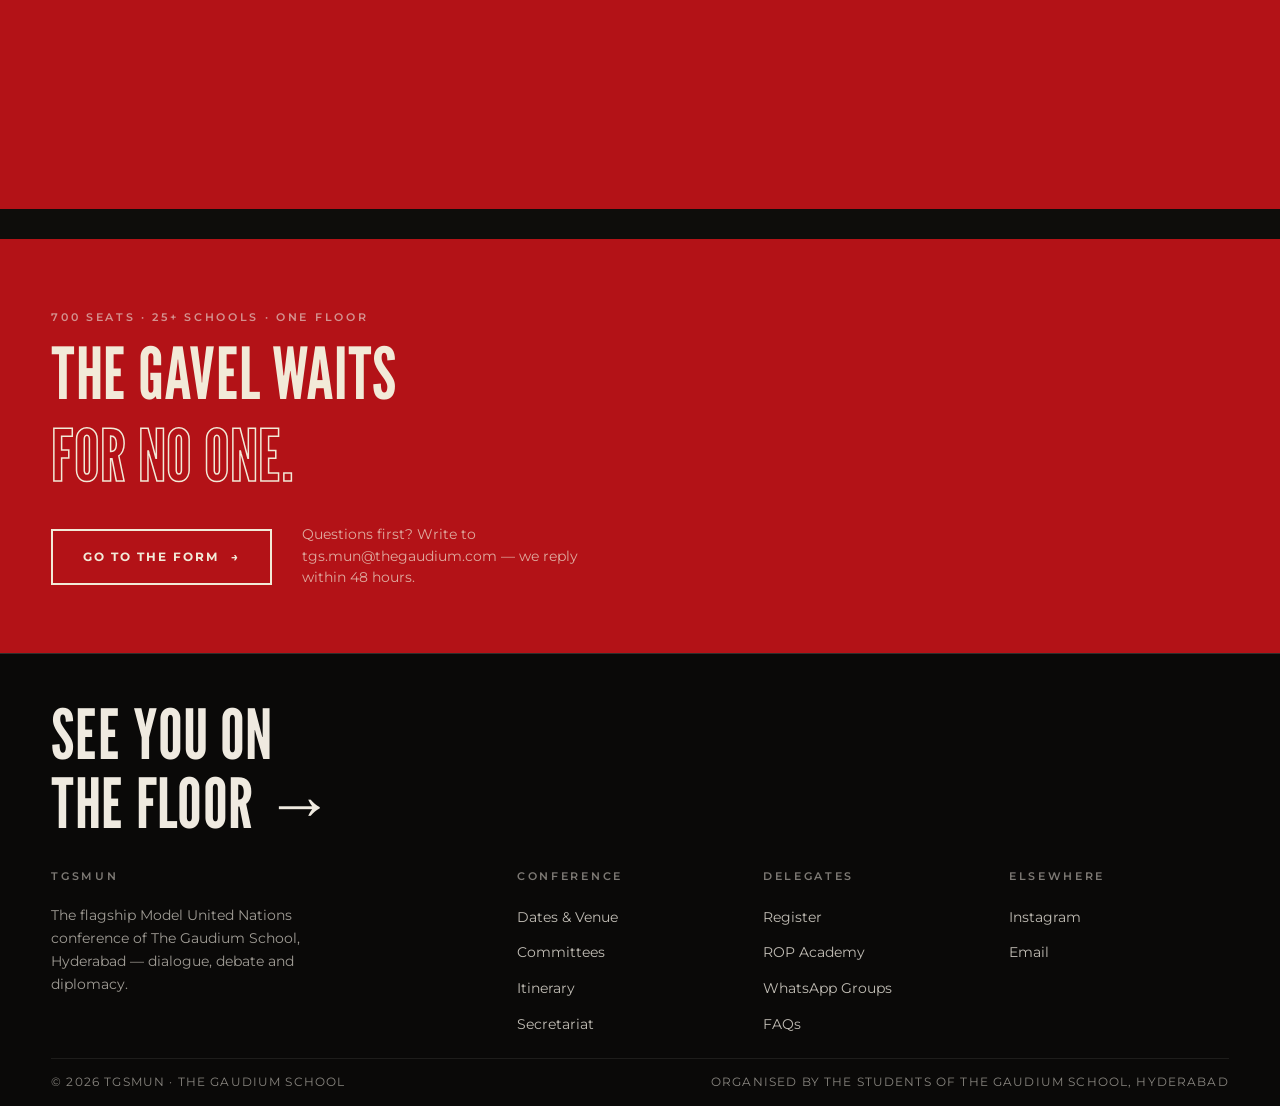
<file: register.html>
<!DOCTYPE html>
<html lang="en">
<head>
  <meta charset="UTF-8" />
  <meta name="viewport" content="width=device-width, initial-scale=1.0" />
  <title>Register — TGSMUN 2026</title>
  <meta name="description" content="Register as a delegate or delegation for TGSMUN 2026 at The Gaudium School, Hyderabad. Seats are capacity-based." />
  <link rel="preconnect" href="https://fonts.googleapis.com" />
  <link rel="preconnect" href="https://fonts.gstatic.com" crossorigin />
  <link href="https://fonts.googleapis.com/css2?family=League+Gothic&family=Montserrat:ital,wght@0,300;0,400;0,500;0,600;0,700;1,400;1,500;1,600&display=swap" rel="stylesheet" />
  <script>document.documentElement.classList.add("js")</script>
  <link rel="stylesheet" href="assets/css/style.css" />
  <link rel="icon" href="data:image/svg+xml,<svg xmlns='http://www.w3.org/2000/svg' viewBox='0 0 100 100'><rect width='100' height='100' fill='%230e0d0b'/><text x='50' y='72' font-size='62' text-anchor='middle' fill='%23d9a441' font-family='Georgia,serif' font-weight='bold'>T</text></svg>" />
</head>
<body>

  <div class="loader">
    <div class="loader-inner">
      <div class="loader-word" aria-hidden="true">
        <span style="animation-delay:.05s">T</span><span style="animation-delay:.1s">G</span><span style="animation-delay:.15s">S</span><span style="animation-delay:.2s">M</span><span style="animation-delay:.25s">U</span><span style="animation-delay:.3s">N</span>
      </div>
      <div class="loader-count">Convening — 000%</div>
    </div>
  </div>
  <div class="curtain"></div>

  <header class="nav">
    <div class="container nav-inner">
      <a href="index.html" class="brand">
        <span class="brand-mark">T</span>
        <span class="brand-text"><strong>TGSMUN</strong><span>Fifth Edition · 2026</span></span>
      </a>
      <nav class="nav-links">
        <a href="index.html">Home</a>
        <a href="committees.html">Committees</a>
        <a href="rop.html">ROP Academy</a>
        <a href="index.html#schedule">Itinerary</a>
        <a href="secretariat.html">Secretariat</a>
        <a href="index.html#contact">Contact</a>
        <a href="whatsapp.html" class="nav-wa" aria-label="Delegate WhatsApp groups" title="Delegate WhatsApp groups"><svg viewBox="0 0 24 24" fill="currentColor" aria-hidden="true"><path d="M12.04 2C6.58 2 2.13 6.45 2.13 11.91c0 1.75.46 3.45 1.32 4.95L2 22l5.25-1.38a9.9 9.9 0 0 0 4.79 1.22h.01c5.46 0 9.91-4.45 9.91-9.91S17.5 2 12.04 2zm0 18.15h-.01a8.2 8.2 0 0 1-4.19-1.15l-.3-.18-3.12.82.83-3.04-.2-.31a8.16 8.16 0 0 1-1.25-4.38c0-4.54 3.7-8.23 8.24-8.23 2.2 0 4.27.86 5.82 2.42a8.18 8.18 0 0 1 2.41 5.82c0 4.54-3.69 8.23-8.23 8.23zm4.52-6.16c-.25-.12-1.47-.72-1.69-.81-.23-.08-.39-.12-.56.13-.16.24-.64.8-.79.97-.14.16-.29.18-.54.06-.25-.12-1.05-.39-1.99-1.23-.74-.66-1.23-1.47-1.38-1.72-.14-.25-.01-.38.11-.5.11-.11.25-.29.37-.44.13-.15.17-.25.25-.41.08-.17.04-.31-.02-.44-.06-.12-.56-1.35-.77-1.85-.2-.48-.41-.42-.56-.43h-.48c-.17 0-.44.06-.67.31-.23.25-.87.85-.87 2.07s.89 2.4 1.02 2.56c.12.17 1.75 2.67 4.23 3.74.59.26 1.05.41 1.41.52.59.19 1.13.16 1.56.1.48-.07 1.47-.6 1.68-1.18.21-.58.21-1.08.14-1.18-.06-.11-.22-.17-.47-.29z"/></svg></a>
        <a href="register.html" class="btn btn--solid btn--sm active">Register <span class="arr">→</span></a>
      </nav>
      <button class="nav-toggle" aria-label="Menu"><span></span><span></span><span></span></button>
    </div>
  </header>

  <div class="menu-overlay">
    <a href="index.html"><i>01</i> Home</a>
    <a href="committees.html"><i>02</i> Committees</a>
    <a href="rop.html"><i>03</i> ROP Academy</a>
    <a href="register.html"><i>04</i> Register</a>
    <a href="index.html#schedule"><i>05</i> Itinerary</a>
    <a href="secretariat.html"><i>06</i> Secretariat</a>
    <a href="whatsapp.html"><i>07</i> WhatsApp Groups</a>
    <a href="index.html#contact"><i>08</i> Contact</a>
  </div>

  <section class="page-hero">
    <span class="bg-no" aria-hidden="true">→</span>
    <div class="container">
      <div class="kicker">
        <span class="label label--gold">Registration open</span>
        <span class="label">Capacity-based — no deadline, seats close when full</span>
      </div>
      <h1 class="display split">Claim your<br />placard.</h1>
      <p class="page-sub rv">
        Committee preferences are honoured strictly first-come, first-served.
        Payment details follow by email once your form is in.
      </p>
    </div>
  </section>

  <section class="section">
    <div class="container">
      <div class="sec-head rv">
        <span class="idx">01</span>
        <span class="label">Fees</span>
        <span class="grow"></span>
        <span class="label">To be announced</span>
      </div>
      <div class="price-grid">
        <div class="price-card rv">
          <span class="label">Solo</span>
          <div class="tier display">Individual Delegate</div>
          <div class="amount">₹ TBA</div>
          <p class="per">Fee to be announced — both days</p>
          <ul>
            <li>Choice of three committee preferences</li>
            <li>Background guide &amp; delegate handbook</li>
            <li>Delegate kit and certificate</li>
          </ul>
          <a class="btn" href="#form">Register Solo <span class="arr">→</span></a>
        </div>

        <div class="price-card price-card--featured rv rv-d1">
          <span class="feat-flag">Delegations</span>
          <span class="label">Schools</span>
          <div class="tier display">School Delegation</div>
          <div class="amount">₹ TBA</div>
          <p class="per">Fee to be announced — delegation size details to follow</p>
          <ul>
            <li>Everything in Individual, plus —</li>
            <li>Priority committee allotments</li>
            <li>Eligibility for the Best Delegation trophy</li>
            <li>Reserved delegation seating at ceremonies</li>
          </ul>
          <a class="btn" href="#form">Register a Delegation <span class="arr">→</span></a>
        </div>
      </div>
    </div>
  </section>

  <section class="section" style="padding-top:0">
    <div class="container">
      <div class="sec-head rv">
        <span class="idx">02</span>
        <span class="label">How it works</span>
        <span class="grow"></span>
        <span class="label label--gold">Four steps</span>
      </div>
      <div class="steps-grid rv">
        <div class="step-cell"><span class="n">1</span><b>Submit the form</b><span>Tell us who you are and where you want to sit.</span></div>
        <div class="step-cell"><span class="n">2</span><b>Pay &amp; confirm</b><span>Payment details arrive by email once fees are announced.</span></div>
        <div class="step-cell"><span class="n">3</span><b>Receive allotment</b><span>Committee, portfolio and background guide follow by email.</span></div>
        <div class="step-cell"><span class="n">4</span><b>Research &amp; debate</b><span>Draft your position paper. See you on the floor.</span></div>
      </div>

      <div id="form" style="margin-top: clamp(40px, 5vw, 70px)">
        <div class="note-plate rv">
          <b>Registration form — opening soon.</b> The form link will be published here and on
          @tgs.mun. Until then, questions go to
          <a href="mailto:tgs.mun@thegaudium.com" style="color: var(--red-lite)">tgs.mun@thegaudium.com</a>.
        </div>
        <div class="note-plate rv">
          <b>Capacity —</b> registration has no deadline; it closes committee by committee as
          seats fill. Early forms get first pick of committees and portfolios.
        </div>
      </div>
    </div>
  </section>

  <section class="cta">
    <div class="container">
      <span class="label rv">700 seats · 25+ schools · one floor</span>
      <h2 class="cta-title display split">
        The gavel waits<br />
        <span class="outline">for no one.</span>
      </h2>
      <div class="cta-row rv">
        <a href="#form" class="btn btn--paper">Go to the Form <span class="arr">→</span></a>
        <p class="cta-note">Questions first? Write to tgs.mun@thegaudium.com — we reply within 48 hours.</p>
      </div>
    </div>
  </section>

  <footer class="footer">
    <div class="container">
      <h2 class="footer-title display"><a href="#form">See you on<br />the floor →</a></h2>
      <div class="footer-cols">
        <div>
          <span class="label">TGSMUN</span>
          <p class="footer-desc">The flagship Model United Nations conference of The Gaudium School, Hyderabad — dialogue, debate and diplomacy.</p>
        </div>
        <div>
          <span class="label">Conference</span>
          <ul>
            <li><a href="index.html#countdown">Dates &amp; Venue</a></li>
            <li><a href="committees.html">Committees</a></li>
            <li><a href="index.html#schedule">Itinerary</a></li>
            <li><a href="secretariat.html">Secretariat</a></li>
          </ul>
        </div>
        <div>
          <span class="label">Delegates</span>
          <ul>
            <li><a href="register.html">Register</a></li>
            <li><a href="rop.html">ROP Academy</a></li>
            <li><a href="whatsapp.html">WhatsApp Groups</a></li>
            <li><a href="index.html#faq">FAQs</a></li>
          </ul>
        </div>
        <div>
          <span class="label">Elsewhere</span>
          <ul>
            <li><a href="https://www.instagram.com/tgs.mun" target="_blank" rel="noopener">Instagram</a></li>
            <li><a href="mailto:tgs.mun@thegaudium.com">Email</a></li>
          </ul>
        </div>
      </div>
      <div class="footer-bottom">
        <span>© 2026 TGSMUN · The Gaudium School</span>
        <span>Organised by the students of The Gaudium School, Hyderabad</span>
      </div>
    </div>
  </footer>

  <script src="assets/js/vendor/anime.umd.min.js"></script>
  <script src="assets/js/main.js"></script>
</body>
</html>
</file>
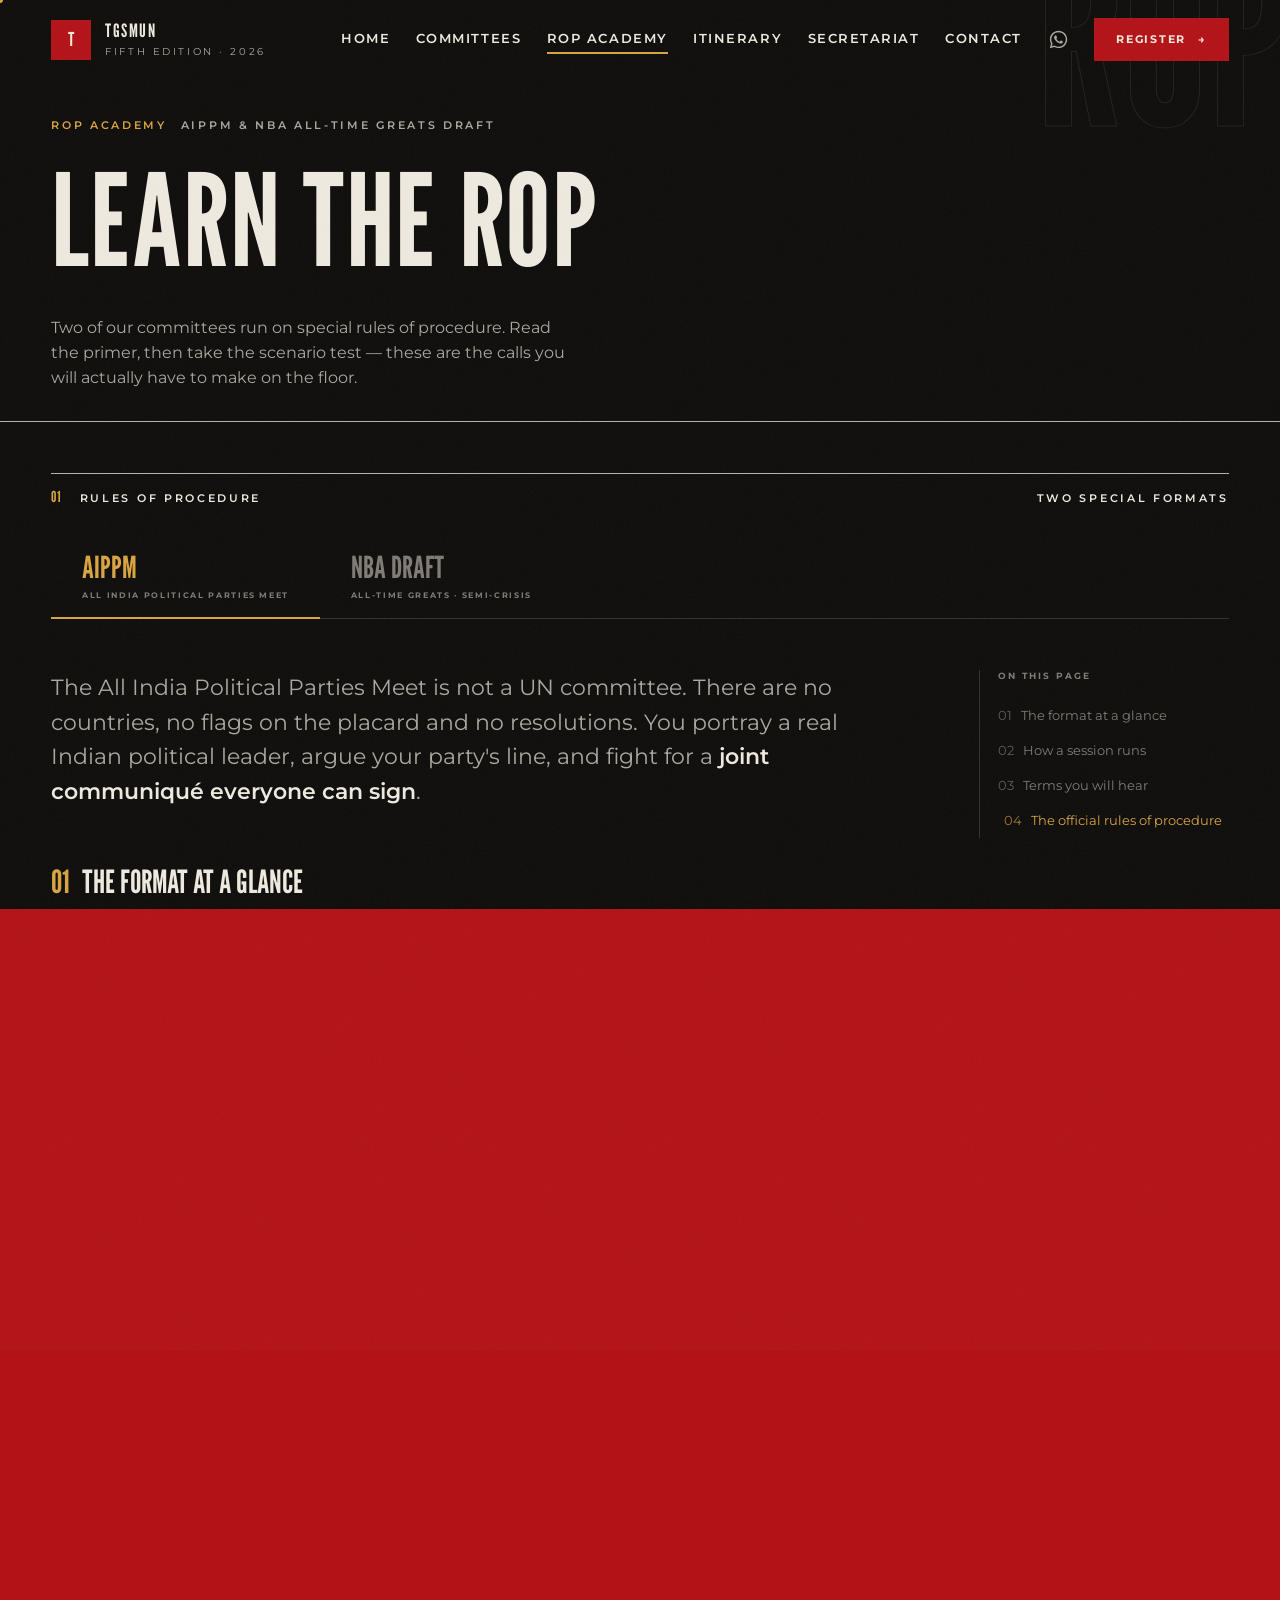
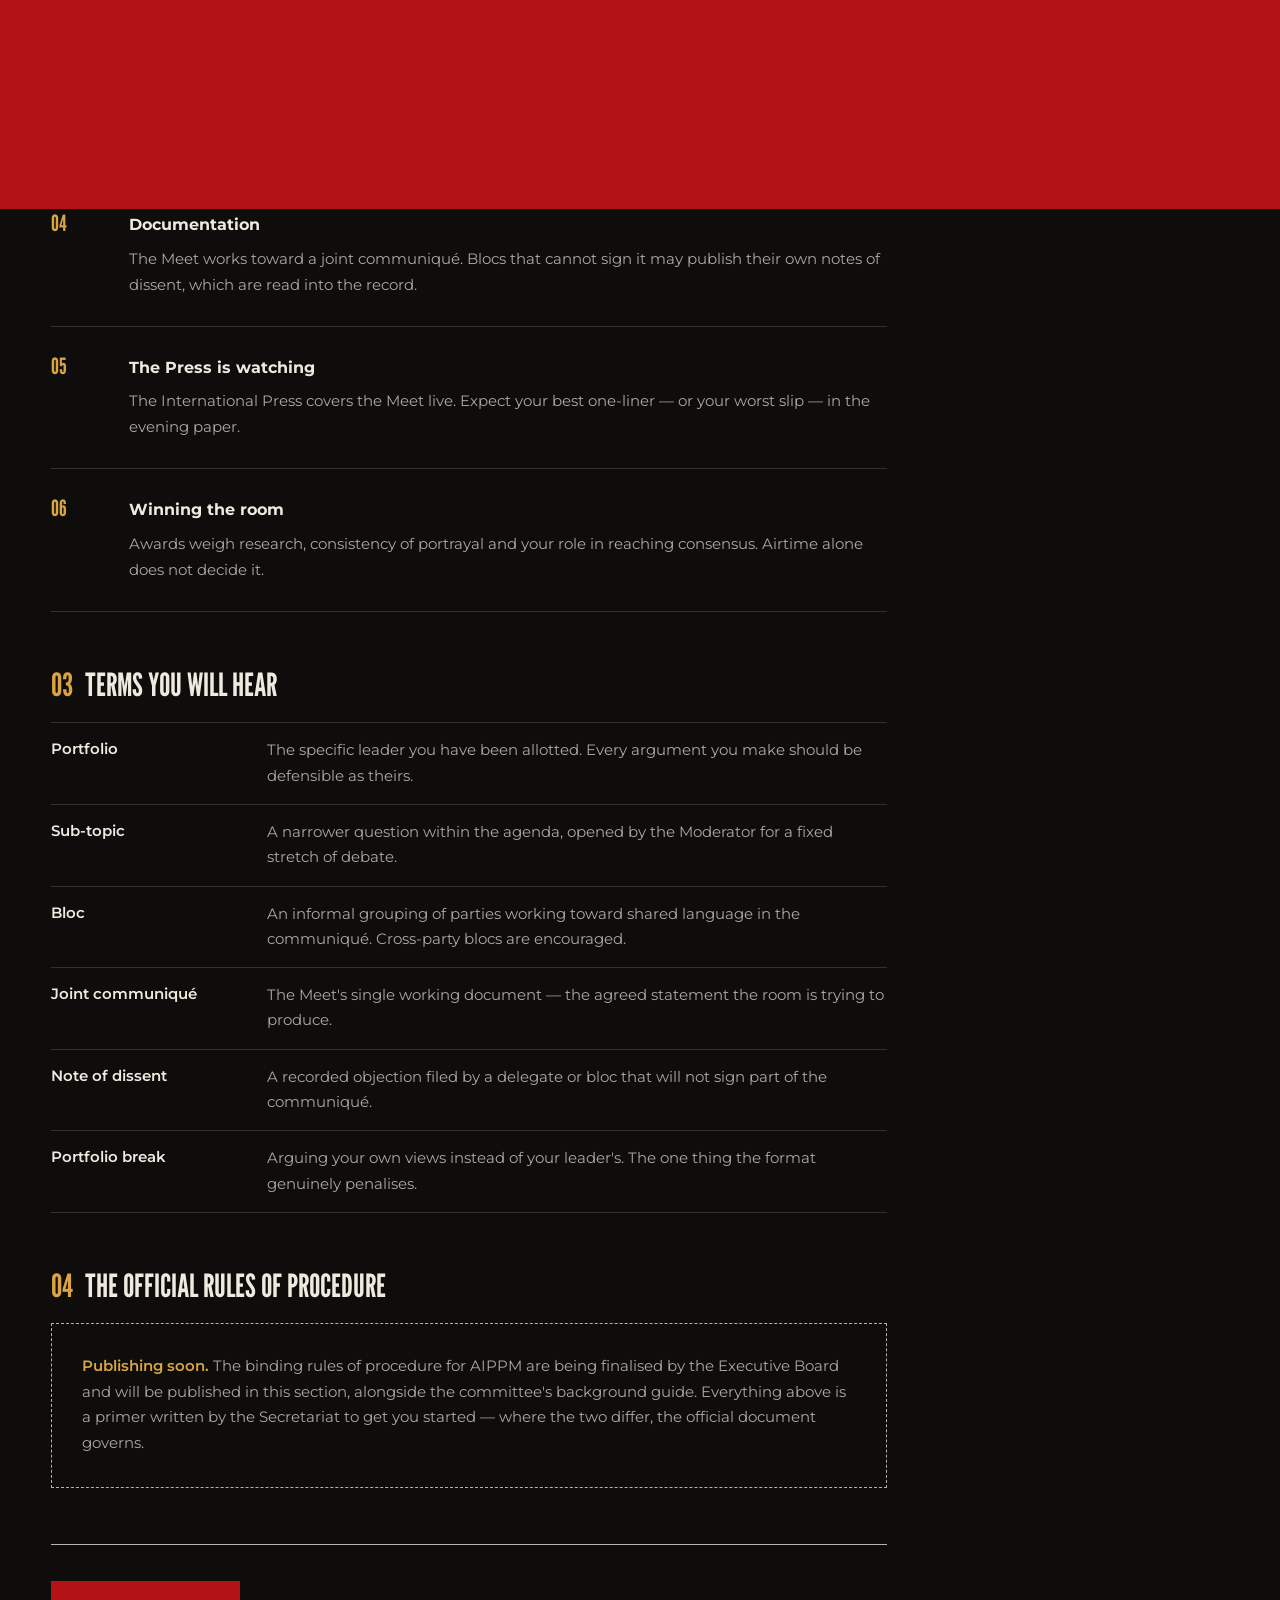
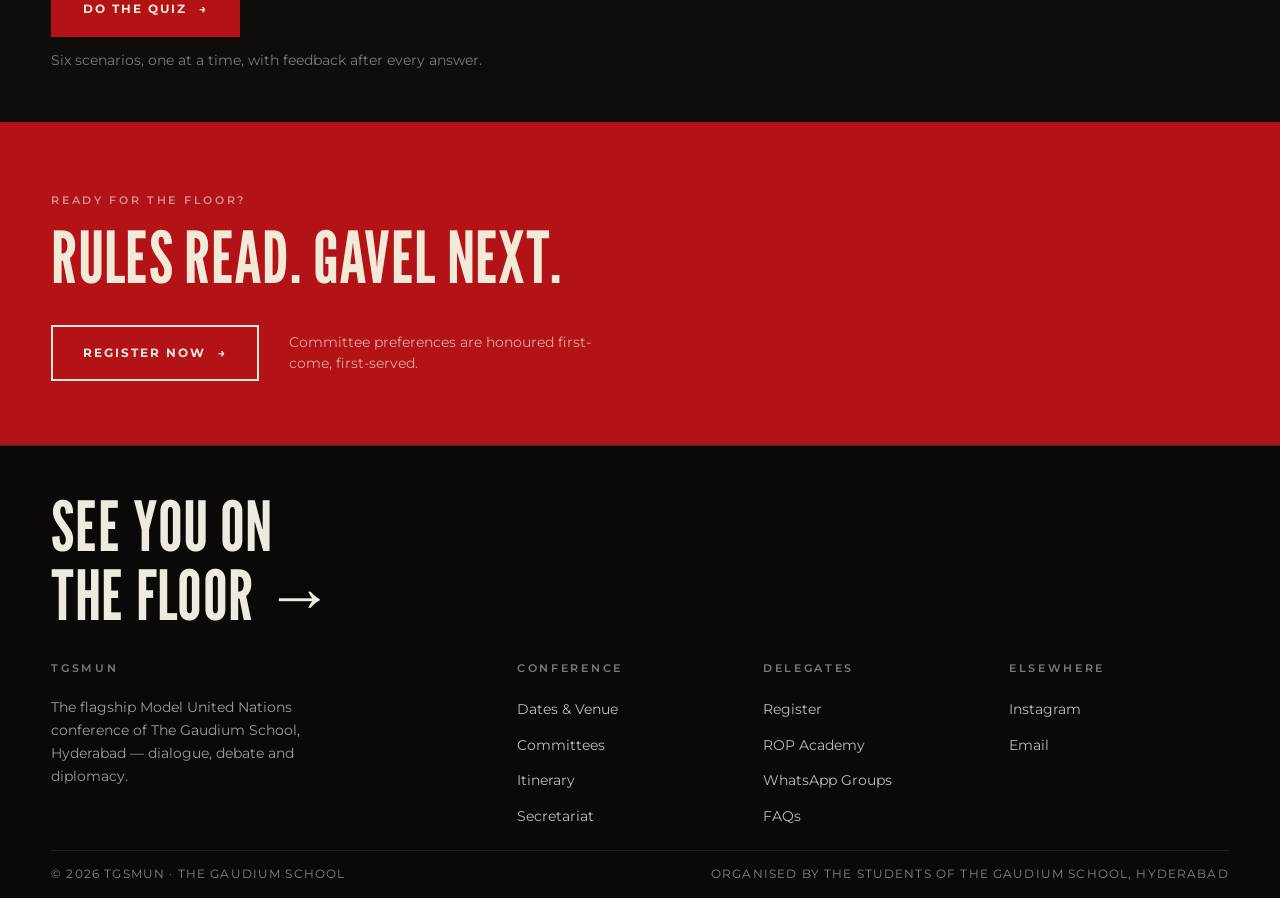
<file: rop.html>
<!DOCTYPE html>
<html lang="en">
<head>
  <meta charset="UTF-8" />
  <meta name="viewport" content="width=device-width, initial-scale=1.0" />
  <title>ROP Academy — TGSMUN 2026</title>
  <meta name="description" content="Rules of procedure primers and scenario self-tests for AIPPM and the NBA All-Time Greats Draft at TGSMUN 2026." />
  <link rel="preconnect" href="https://fonts.googleapis.com" />
  <link rel="preconnect" href="https://fonts.gstatic.com" crossorigin />
  <link href="https://fonts.googleapis.com/css2?family=League+Gothic&family=Montserrat:ital,wght@0,300;0,400;0,500;0,600;0,700;1,400;1,500;1,600&display=swap" rel="stylesheet" />
  <script>document.documentElement.classList.add("js")</script>
  <link rel="stylesheet" href="assets/css/style.css" />
  <link rel="icon" href="data:image/svg+xml,<svg xmlns='http://www.w3.org/2000/svg' viewBox='0 0 100 100'><rect width='100' height='100' fill='%230e0d0b'/><text x='50' y='72' font-size='62' text-anchor='middle' fill='%23d9a441' font-family='Georgia,serif' font-weight='bold'>T</text></svg>" />
  <style>
    /* watermark lifted clear of the copy below (was overlapping the page sub) */
    .page-hero .bg-no { top: -0.34em; bottom: auto; font-size: clamp(7rem, 19vw, 15rem); opacity: 0.55; }
  </style>
</head>
<body>

  <div class="loader">
    <div class="loader-inner">
      <div class="loader-word" aria-hidden="true">
        <span style="animation-delay:.05s">T</span><span style="animation-delay:.1s">G</span><span style="animation-delay:.15s">S</span><span style="animation-delay:.2s">M</span><span style="animation-delay:.25s">U</span><span style="animation-delay:.3s">N</span>
      </div>
      <div class="loader-count">Convening — 000%</div>
    </div>
  </div>
  <div class="curtain"></div>

  <header class="nav">
    <div class="container nav-inner">
      <a href="index.html" class="brand">
        <span class="brand-mark">T</span>
        <span class="brand-text"><strong>TGSMUN</strong><span>Fifth Edition · 2026</span></span>
      </a>
      <nav class="nav-links">
        <a href="index.html">Home</a>
        <a href="committees.html">Committees</a>
        <a href="rop.html" class="active">ROP Academy</a>
        <a href="index.html#schedule">Itinerary</a>
        <a href="secretariat.html">Secretariat</a>
        <a href="index.html#contact">Contact</a>
        <a href="whatsapp.html" class="nav-wa" aria-label="Delegate WhatsApp groups" title="Delegate WhatsApp groups"><svg viewBox="0 0 24 24" fill="currentColor" aria-hidden="true"><path d="M12.04 2C6.58 2 2.13 6.45 2.13 11.91c0 1.75.46 3.45 1.32 4.95L2 22l5.25-1.38a9.9 9.9 0 0 0 4.79 1.22h.01c5.46 0 9.91-4.45 9.91-9.91S17.5 2 12.04 2zm0 18.15h-.01a8.2 8.2 0 0 1-4.19-1.15l-.3-.18-3.12.82.83-3.04-.2-.31a8.16 8.16 0 0 1-1.25-4.38c0-4.54 3.7-8.23 8.24-8.23 2.2 0 4.27.86 5.82 2.42a8.18 8.18 0 0 1 2.41 5.82c0 4.54-3.69 8.23-8.23 8.23zm4.52-6.16c-.25-.12-1.47-.72-1.69-.81-.23-.08-.39-.12-.56.13-.16.24-.64.8-.79.97-.14.16-.29.18-.54.06-.25-.12-1.05-.39-1.99-1.23-.74-.66-1.23-1.47-1.38-1.72-.14-.25-.01-.38.11-.5.11-.11.25-.29.37-.44.13-.15.17-.25.25-.41.08-.17.04-.31-.02-.44-.06-.12-.56-1.35-.77-1.85-.2-.48-.41-.42-.56-.43h-.48c-.17 0-.44.06-.67.31-.23.25-.87.85-.87 2.07s.89 2.4 1.02 2.56c.12.17 1.75 2.67 4.23 3.74.59.26 1.05.41 1.41.52.59.19 1.13.16 1.56.1.48-.07 1.47-.6 1.68-1.18.21-.58.21-1.08.14-1.18-.06-.11-.22-.17-.47-.29z"/></svg></a>
        <a href="register.html" class="btn btn--solid btn--sm">Register <span class="arr">→</span></a>
      </nav>
      <button class="nav-toggle" aria-label="Menu"><span></span><span></span><span></span></button>
    </div>
  </header>

  <div class="menu-overlay">
    <a href="index.html"><i>01</i> Home</a>
    <a href="committees.html"><i>02</i> Committees</a>
    <a href="rop.html"><i>03</i> ROP Academy</a>
    <a href="register.html"><i>04</i> Register</a>
    <a href="index.html#schedule"><i>05</i> Itinerary</a>
    <a href="secretariat.html"><i>06</i> Secretariat</a>
    <a href="whatsapp.html"><i>07</i> WhatsApp Groups</a>
    <a href="index.html#contact"><i>08</i> Contact</a>
  </div>

  <section class="page-hero">
    <span class="bg-no" aria-hidden="true">ROP</span>
    <div class="container">
      <div class="kicker">
        <span class="label label--gold">ROP Academy</span>
        <span class="label">AIPPM &amp; NBA All-Time Greats Draft</span>
      </div>
      <h1 class="display split">Learn the ROP</h1>
      <p class="page-sub rv">
        Two of our committees run on special rules of procedure. Read the primer,
        then take the scenario test — these are the calls you will actually have to
        make on the floor.
      </p>
    </div>
  </section>

  <section class="section" id="rop">
    <div class="container">
      <div class="sec-head">
        <span class="idx">01</span>
        <span class="label">Rules of Procedure</span>
        <span class="grow"></span>
        <span class="label label--red">Two special formats</span>
      </div>

      <!-- ============ tabs ============ -->
      <div class="rop-tabs" role="tablist" aria-label="Special rules of procedure">
        <button class="rop-tab on" type="button" role="tab" id="tab-aippm"
                aria-selected="true" aria-controls="rop-aippm" data-tab="aippm">
          <span class="t">AIPPM</span>
          <span class="sub">All India Political Parties Meet</span>
        </button>
        <button class="rop-tab" type="button" role="tab" id="tab-nba"
                aria-selected="false" aria-controls="rop-nba" data-tab="nba">
          <span class="t">NBA Draft</span>
          <span class="sub">All-Time Greats · Semi-Crisis</span>
        </button>
      </div>

      <!-- ==================================================================
           AIPPM
           Each .rop-sec is self-contained: to publish the official ROP, add
           further .rop-sec blocks here (or fill the reserved slot below) and
           the spacing, measure and quiz launcher all stay as they are.
           ================================================================== -->
      <div class="rop-panel" id="rop-aippm" role="tabpanel" aria-labelledby="tab-aippm">
       <div class="rop-body">
        <div class="rop-doc">
          <p class="rop-lede rv">
            The All India Political Parties Meet is not a UN committee. There are no
            countries, no flags on the placard and no resolutions. You portray a real
            Indian political leader, argue your party's line, and fight for a
            <b>joint communiqué everyone can sign</b>.
          </p>

          <section class="rop-sec rv">
            <h3><span class="rn">01</span>The format at a glance</h3>
            <dl class="rop-facts">
              <dt>Committee</dt><dd>All India Political Parties Meet (AIPPM)</dd>
              <dt>Wing</dt><dd>Senior · Grades 9–12</dd>
              <dt>Represents</dt><dd>Indian political leaders, allotted by portfolio — not countries</dd>
              <dt>Debate</dt><dd>Moderated deliberation on sub-topics set by the Moderator, with informal huddles between them</dd>
              <dt>Documentation</dt><dd>A joint communiqué, plus notes of dissent from blocs that cannot sign it</dd>
              <dt>Press</dt><dd>The International Press sits in and files reports throughout</dd>
              <dt>Scored on</dt><dd>Research, consistency of portrayal, and your role in the final consensus</dd>
              <dt>Agenda</dt><dd>To be announced</dd>
            </dl>
          </section>

          <section class="rop-sec rv">
            <h3><span class="rn">02</span>How a session runs</h3>
            <ol class="rop-flow">
              <li><span class="sn">01</span><div>
                <b>Portfolios, not countries</b>
                <p>Every delegate represents a leader from an Indian political party. You speak as that person, carrying their party's positions, their record and their rivalries into the room.</p>
              </div></li>
              <li><span class="sn">02</span><div>
                <b>Sessions of deliberation</b>
                <p>Debate flows through moderated discussion on sub-topics set by the Moderator. Between them, informal huddles are where cross-party blocs are actually built.</p>
              </div></li>
              <li><span class="sn">03</span><div>
                <b>Points and interjections</b>
                <p>Sharp, short interjections replace formal points of order. Wit and political knowledge score as heavily as volume — the Meet is deliberately less rigid than a UN body.</p>
              </div></li>
              <li><span class="sn">04</span><div>
                <b>Documentation</b>
                <p>The Meet works toward a joint communiqué. Blocs that cannot sign it may publish their own notes of dissent, which are read into the record.</p>
              </div></li>
              <li><span class="sn">05</span><div>
                <b>The Press is watching</b>
                <p>The International Press covers the Meet live. Expect your best one-liner — or your worst slip — in the evening paper.</p>
              </div></li>
              <li><span class="sn">06</span><div>
                <b>Winning the room</b>
                <p>Awards weigh research, consistency of portrayal and your role in reaching consensus. Airtime alone does not decide it.</p>
              </div></li>
            </ol>
          </section>

          <section class="rop-sec rv">
            <h3><span class="rn">03</span>Terms you will hear</h3>
            <dl class="rop-terms">
              <div><dt>Portfolio</dt><dd>The specific leader you have been allotted. Every argument you make should be defensible as theirs.</dd></div>
              <div><dt>Sub-topic</dt><dd>A narrower question within the agenda, opened by the Moderator for a fixed stretch of debate.</dd></div>
              <div><dt>Bloc</dt><dd>An informal grouping of parties working toward shared language in the communiqué. Cross-party blocs are encouraged.</dd></div>
              <div><dt>Joint communiqué</dt><dd>The Meet's single working document — the agreed statement the room is trying to produce.</dd></div>
              <div><dt>Note of dissent</dt><dd>A recorded objection filed by a delegate or bloc that will not sign part of the communiqué.</dd></div>
              <div><dt>Portfolio break</dt><dd>Arguing your own views instead of your leader's. The one thing the format genuinely penalises.</dd></div>
            </dl>
          </section>

          <section class="rop-sec rv">
            <h3><span class="rn">04</span>The official rules of procedure</h3>
            <div class="rop-slot">
              <b>Publishing soon.</b> The binding rules of procedure for AIPPM are being
              finalised by the Executive Board and will be published in this section,
              alongside the committee's background guide. Everything above is a primer
              written by the Secretariat to get you started — where the two differ, the
              official document governs.
            </div>
          </section>

          <div class="rop-launch rv">
            <button class="btn btn--solid" type="button" data-quiz-open="aippm">Do the Quiz <span class="arr">→</span></button>
            <p>Six scenarios, one at a time, with feedback after every answer.</p>
          </div>
        </div>
        <nav class="rop-toc" aria-label="On this page"><span class="h">On this page</span></nav>
       </div>
      </div>

      <!-- ==================================================================
           NBA ALL-TIME GREATS DRAFT
           ================================================================== -->
      <div class="rop-panel" id="rop-nba" role="tabpanel" aria-labelledby="tab-nba" hidden>
       <div class="rop-body">
        <div class="rop-doc">
          <p class="rop-lede rv">
            A semi-crisis unlike anything else on the floor: general managers drafting
            from every era of basketball history to build the greatest roster of all
            time — then <b>defending it under fire</b> from the room and the crisis desk.
          </p>

          <section class="rop-sec rv">
            <h3><span class="rn">01</span>The format at a glance</h3>
            <dl class="rop-facts">
              <dt>Committee</dt><dd>NBA All-Time Greats Draft</dd>
              <dt>Wing</dt><dd>Senior · Grades 9–12</dd>
              <dt>Represents</dt><dd>A franchise general manager — portfolios allotted by the Executive Board</dd>
              <dt>Backbone</dt><dd>A snake-order draft of players from every era of NBA history</dd>
              <dt>Crisis</dt><dd>Updates, injuries and scandals injected by the crisis desk between rounds</dd>
              <dt>Documentation</dt><dd>Directives to the crisis desk and trade agreements between GMs</dd>
              <dt>Scored on</dt><dd>Roster balance, quality of your defence on the floor, and adaptability</dd>
              <dt>Agenda</dt><dd>Draft the greatest roster in basketball history — and defend every pick</dd>
            </dl>
          </section>

          <section class="rop-sec rv">
            <h3><span class="rn">02</span>How a session runs</h3>
            <ol class="rop-flow">
              <li><span class="sn">01</span><div>
                <b>You are a general manager</b>
                <p>Each delegate manages a franchise. Your job is to assemble the best possible roster from every player in NBA history — and to be able to argue for it.</p>
              </div></li>
              <li><span class="sn">02</span><div>
                <b>The draft</b>
                <p>Picks proceed in a snake order set by the Executive Board. Once a player is taken they are gone, so value your board before the round starts, not during it.</p>
              </div></li>
              <li><span class="sn">03</span><div>
                <b>Defend the pick</b>
                <p>After each round the floor opens. You justify your pick on era, statistics, fit and legacy — and you attack everyone else's on the same grounds.</p>
              </div></li>
              <li><span class="sn">04</span><div>
                <b>Trades and directives</b>
                <p>Between rounds, GMs may negotiate trades and send directives to the crisis desk. Injuries, scandals and twists arrive without warning.</p>
              </div></li>
              <li><span class="sn">05</span><div>
                <b>The verdict</b>
                <p>Rosters are judged by committee vote and Executive Board scoring across balance, argumentation and adaptability.</p>
              </div></li>
              <li><span class="sn">06</span><div>
                <b>Know the game</b>
                <p>Statistics win arguments, but stories win rooms. Eras, rivalries and championship pedigree all count when the vote comes.</p>
              </div></li>
            </ol>
          </section>

          <section class="rop-sec rv">
            <h3><span class="rn">03</span>Terms you will hear</h3>
            <dl class="rop-terms">
              <div><dt>Snake order</dt><dd>The pick order reverses each round, so the last pick of one round also takes the first pick of the next.</dd></div>
              <div><dt>Your board</dt><dd>Your private ranking of available players. Good GMs build one before the draft, not during it.</dd></div>
              <div><dt>Defence round</dt><dd>The open floor after each round of picks, where every selection is justified and challenged.</dd></div>
              <div><dt>Crisis update</dt><dd>An event announced by the crisis desk — an injury, a scandal, a rule change — that the committee must absorb as fact.</dd></div>
              <div><dt>Directive</dt><dd>An instruction you send to the crisis desk, acting as your franchise, in response to events.</dd></div>
              <div><dt>Ceiling</dt><dd>The peak quality of a roster, as opposed to its depth. The verdict weighs ceiling heavily.</dd></div>
            </dl>
          </section>

          <section class="rop-sec rv">
            <h3><span class="rn">04</span>The official rules of procedure</h3>
            <div class="rop-slot">
              <b>Publishing soon.</b> The binding rules of procedure for the Draft —
              including the confirmed round count, trade windows and scoring rubric —
              are being finalised by the Executive Board and will be published in this
              section, alongside the committee's background guide. Everything above is a
              Secretariat primer; where the two differ, the official document governs.
            </div>
          </section>

          <div class="rop-launch rv">
            <button class="btn btn--solid" type="button" data-quiz-open="nba">Do the Quiz <span class="arr">→</span></button>
            <p>Six scenarios, one at a time, with feedback after every answer.</p>
          </div>
        </div>
        <nav class="rop-toc" aria-label="On this page"><span class="h">On this page</span></nav>
       </div>
      </div>
    </div>
  </section>

  <section class="cta">
    <div class="container">
      <span class="label rv">Ready for the floor?</span>
      <h2 class="cta-title display split">Rules read. Gavel next.</h2>
      <div class="cta-row rv">
        <a href="register.html" class="btn btn--paper">Register Now <span class="arr">→</span></a>
        <p class="cta-note">Committee preferences are honoured first-come, first-served.</p>
      </div>
    </div>
  </section>

  <footer class="footer">
    <div class="container">
      <h2 class="footer-title display"><a href="register.html">See you on<br />the floor →</a></h2>
      <div class="footer-cols">
        <div>
          <span class="label">TGSMUN</span>
          <p class="footer-desc">The flagship Model United Nations conference of The Gaudium School, Hyderabad — dialogue, debate and diplomacy.</p>
        </div>
        <div>
          <span class="label">Conference</span>
          <ul>
            <li><a href="index.html#countdown">Dates &amp; Venue</a></li>
            <li><a href="committees.html">Committees</a></li>
            <li><a href="index.html#schedule">Itinerary</a></li>
            <li><a href="secretariat.html">Secretariat</a></li>
          </ul>
        </div>
        <div>
          <span class="label">Delegates</span>
          <ul>
            <li><a href="register.html">Register</a></li>
            <li><a href="rop.html">ROP Academy</a></li>
            <li><a href="whatsapp.html">WhatsApp Groups</a></li>
            <li><a href="index.html#faq">FAQs</a></li>
          </ul>
        </div>
        <div>
          <span class="label">Elsewhere</span>
          <ul>
            <li><a href="https://www.instagram.com/tgs.mun" target="_blank" rel="noopener">Instagram</a></li>
            <li><a href="mailto:tgs.mun@thegaudium.com">Email</a></li>
          </ul>
        </div>
      </div>
      <div class="footer-bottom">
        <span>© 2026 TGSMUN · The Gaudium School</span>
        <span>Organised by the students of The Gaudium School, Hyderabad</span>
      </div>
    </div>
  </footer>

  <!-- ============ full-screen quiz room (red, one question at a time) ============ -->
  <div class="qbox" id="qbox" role="dialog" aria-modal="true" aria-label="ROP scenario test" aria-hidden="true">
    <button class="qbox-peek" type="button" id="qbox-peek" aria-label="Show the menu"></button>
    <div class="qbox-top">
      <span class="qbox-meta" id="qbox-title">Scenario test</span>
      <span class="qbox-bar"><i id="qbox-prog"></i></span>
      <span class="qbox-meta" id="qbox-count">1 / 6</span>
      <button class="qbox-exit" type="button" id="qbox-exit">✕ Exit</button>
    </div>
    <div class="qbox-body">
      <div class="qbox-stage" id="qbox-stage"></div>
    </div>
  </div>

  <script src="assets/js/vendor/anime.umd.min.js"></script>
  <script src="assets/js/rop-quiz.js"></script>
  <script src="assets/js/main.js"></script>
  <script>
  (function () {
    const A = window.anime || {};
    const reducedMo = matchMedia("(prefers-reduced-motion: reduce)").matches;
    const root = document.documentElement;
    const DATA = window.TGSMUN_ROP_QUIZ || {};
    const LABEL = { aippm: "AIPPM · Scenario test", nba: "NBA Draft · Scenario test" };
    const KEYS = ["A", "B", "C", "D", "E", "F"];

    /* ---------------- tabs ---------------- */
    const tabs = [...document.querySelectorAll(".rop-tab")];
    function showTab(key, push) {
      tabs.forEach((t) => {
        const on = t.dataset.tab === key;
        t.classList.toggle("on", on);
        t.setAttribute("aria-selected", on);
      });
      document.querySelectorAll(".rop-panel").forEach((p) => {
        p.hidden = p.id !== "rop-" + key;
      });
      // reveals inside a panel that was hidden at load never fired their observer
      document.querySelectorAll("#rop-" + key + " .rv").forEach((el) => el.classList.add("in"));
      if (push && location.hash.slice(1) !== "rop-" + key) {
        history.replaceState(null, "", "#rop-" + key);
      }
    }
    /* contents rail, built from whatever .rop-sec blocks the panel holds */
    document.querySelectorAll(".rop-panel").forEach((panel) => {
      const toc = panel.querySelector(".rop-toc");
      if (!toc) return;
      panel.querySelectorAll(".rop-sec").forEach((sec, i) => {
        const h = sec.querySelector("h3");
        if (!h) return;
        const id = panel.id + "-s" + (i + 1);
        sec.id = id;
        const a = document.createElement("a");
        a.href = "#" + id;
        a.innerHTML = '<i>' + String(i + 1).padStart(2, "0") + '</i>' +
          h.textContent.replace(/^\s*\d+\s*/, "").trim();
        a.addEventListener("click", (e) => {
          e.preventDefault();
          sec.scrollIntoView({ block: "start", behavior: reducedMo ? "auto" : "smooth" });
        });
        toc.append(a);
      });
      const links = [...toc.querySelectorAll("a")];
      const secs = [...panel.querySelectorAll(".rop-sec")];
      const spy = new IntersectionObserver((entries) => {
        entries.forEach((en) => {
          if (!en.isIntersecting) return;
          const i = secs.indexOf(en.target);
          links.forEach((l, j) => l.classList.toggle("on", j === i));
        });
      }, { rootMargin: "-15% 0px -70% 0px" });
      secs.forEach((sec) => spy.observe(sec));
    });

    tabs.forEach((t) => t.addEventListener("click", () => showTab(t.dataset.tab, true)));
    showTab(location.hash === "#rop-nba" ? "nba" : "aippm", false);
    addEventListener("hashchange", () => {
      if (location.hash === "#rop-nba" || location.hash === "#rop-aippm") {
        showTab(location.hash.slice(5), false);
      }
    });

    /* ---------------- the quiz room ----------------
       One question on screen at a time. Answer, read the feedback, hit Next.
       The whole thing renders from assets/js/rop-quiz.js. */
    const box = document.getElementById("qbox");
    const stage = document.getElementById("qbox-stage");
    const prog = document.getElementById("qbox-prog");
    const countEl = document.getElementById("qbox-count");
    const titleEl = document.getElementById("qbox-title");
    const peek = document.getElementById("qbox-peek");
    let quiz = [], at = 0, score = 0, lastFocus = null;

    function paint() {
      const done = at >= quiz.length;
      countEl.textContent = done ? "Done" : (at + 1) + " / " + quiz.length;
      prog.style.width = (done ? 100 : (at / quiz.length) * 100) + "%";
      stage.querySelectorAll(".tq, .tq-result").forEach((el, i) => {
        el.classList.toggle("on", done ? el.classList.contains("tq-result") : i === at);
      });
      const live = stage.querySelector(".tq.on, .tq-result.on");
      if (live && A.animate && !reducedMo) {
        A.animate(live, { opacity: [0, 1], y: [16, 0], duration: 420, ease: "outQuad" });
      }
      stage.parentElement.scrollTop = 0;
    }

    function verdict(s, total) {
      if (s === total) return "Gavel material. You are reading the room the way the Executive Board wants you to.";
      if (s >= total - 2) return "Solid. Read the primer once more before the floor — the calls you missed are the ones that decide awards.";
      return "Worth another pass. Go back through the primer above, then retake this — these are live-floor decisions.";
    }

    function build(key) {
      quiz = DATA[key] || [];
      at = 0; score = 0;
      titleEl.textContent = LABEL[key] || "Scenario test";

      stage.innerHTML = quiz.map((q, i) => `
        <div class="tq" data-i="${i}">
          <p class="tq-n">Question ${i + 1} of ${quiz.length}</p>
          <p class="tq-q">${q.q}</p>
          <div class="tq-opts">
            ${q.opts.map((o, k) => `
              <button class="tq-opt" type="button" data-k="${k}"${o.correct ? " data-correct" : ""}>
                <span class="key">${KEYS[k]}</span><span>${o.t}</span>
              </button>`).join("")}
          </div>
          <div class="tq-why"></div>
          <div class="tq-foot">
            <button class="qbtn" type="button" data-next>${i === quiz.length - 1 ? "See result" : "Next"} <span class="arr">→</span></button>
          </div>
        </div>`).join("") + `
        <div class="tq-result">
          <p class="tq-n">Scenario test complete</p>
          <p class="score"><b data-final>0</b><small> / ${quiz.length}</small></p>
          <p class="verdict" data-verdict></p>
          <button class="qbtn qbtn--ghost" type="button" data-retake>Retake</button>
          <button class="qbtn" type="button" data-close>Back to the primer</button>
        </div>`;

      stage.querySelectorAll(".tq").forEach((tq) => {
        const why = tq.querySelector(".tq-why");
        tq.querySelectorAll(".tq-opt").forEach((opt) => {
          opt.addEventListener("click", () => {
            if (tq.classList.contains("done")) return;
            tq.classList.add("done");
            const right = opt.hasAttribute("data-correct");
            const correctOpt = tq.querySelector("[data-correct]");
            if (right) score++; else opt.classList.add("wrong");
            correctOpt.classList.add("correct");
            const o = quiz[+tq.dataset.i].opts[+opt.dataset.k];
            why.innerHTML = "<b>" + (right ? "Correct" : "Not quite") + "</b>" + o.why;
            if (A.animate && !reducedMo) {
              A.animate(why, { opacity: [0, 1], y: [8, 0], duration: 320, ease: "outQuad" });
            }
          });
        });
        tq.querySelector("[data-next]").addEventListener("click", () => {
          at++;
          if (at >= quiz.length) {
            stage.querySelector("[data-final]").textContent = score;
            stage.querySelector("[data-verdict]").textContent = verdict(score, quiz.length);
          }
          paint();
        });
      });

      stage.querySelector("[data-retake]").addEventListener("click", () => build(key));
      stage.querySelector("[data-close]").addEventListener("click", close);
      paint();
    }

    function open(key) {
      lastFocus = document.activeElement;
      build(key);
      box.classList.add("open");
      box.setAttribute("aria-hidden", "false");
      root.classList.add("quiz-open");
      root.classList.remove("quiz-nav");
      document.getElementById("qbox-exit").focus();
    }

    function close() {
      box.classList.remove("open");
      box.setAttribute("aria-hidden", "true");
      root.classList.remove("quiz-open", "quiz-nav");
      if (lastFocus) lastFocus.focus();
    }

    document.querySelectorAll("[data-quiz-open]").forEach((b) =>
      b.addEventListener("click", () => open(b.dataset.quizOpen))
    );
    document.getElementById("qbox-exit").addEventListener("click", close);
    addEventListener("keydown", (e) => {
      if (e.key === "Escape" && root.classList.contains("quiz-open")) close();
    });

    /* the nav is parked off-screen while the quiz is open; reaching the top
       strip slides it back in. Tap works too, for pointers that can't hover. */
    peek.addEventListener("click", () => root.classList.toggle("quiz-nav"));
    box.addEventListener("mousemove", (e) => {
      if (e.clientY < 70) root.classList.add("quiz-nav");
      else if (e.clientY > 165) root.classList.remove("quiz-nav");
    }, { passive: true });
  })();
  </script>
</body>
</html>
</file>
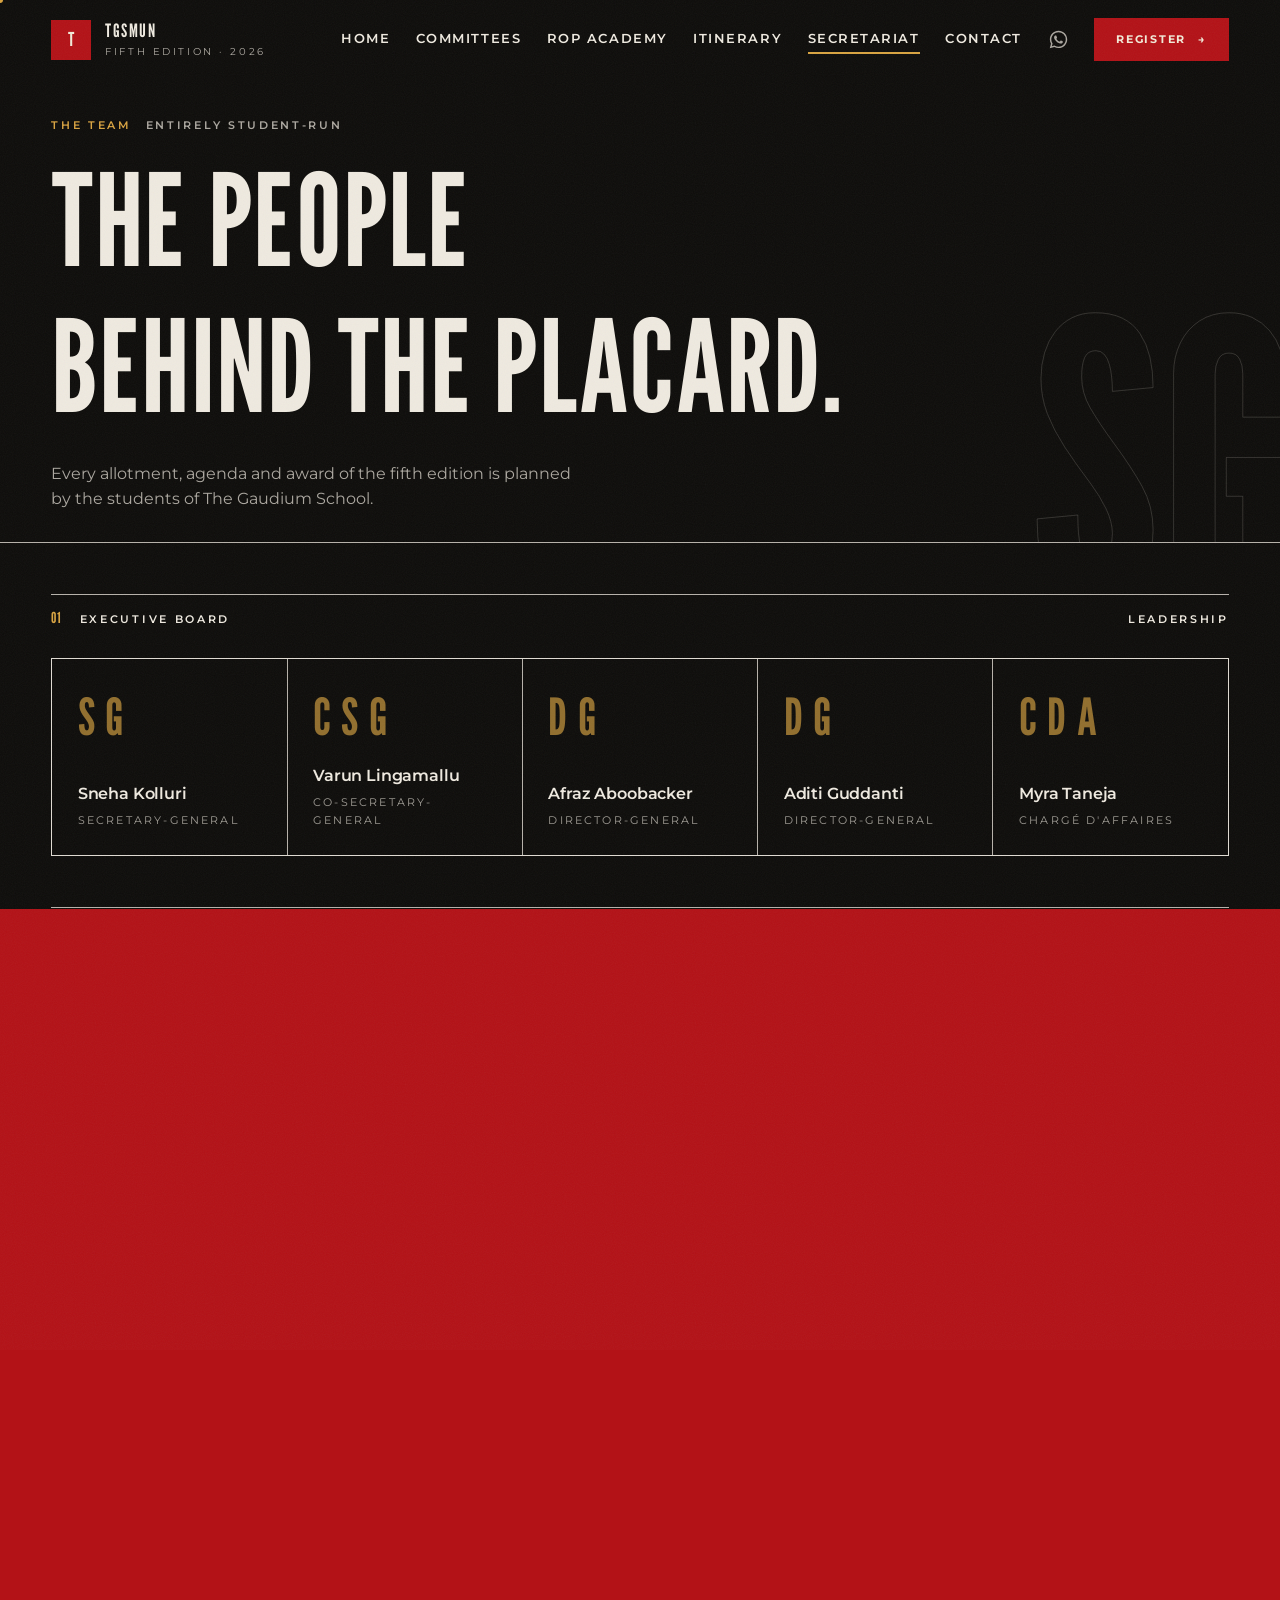
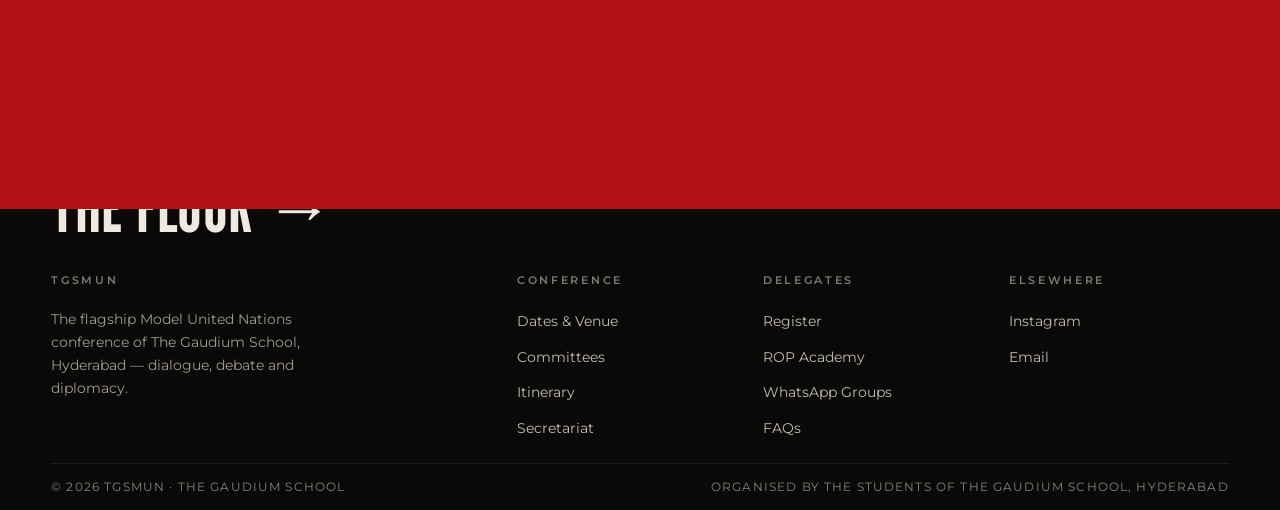
<file: secretariat.html>
<!DOCTYPE html>
<html lang="en">
<head>
  <meta charset="UTF-8" />
  <meta name="viewport" content="width=device-width, initial-scale=1.0" />
  <title>Secretariat — TGSMUN 2026</title>
  <meta name="description" content="The student secretariat behind TGSMUN 2026 at The Gaudium School, Hyderabad." />
  <link rel="preconnect" href="https://fonts.googleapis.com" />
  <link rel="preconnect" href="https://fonts.gstatic.com" crossorigin />
  <link href="https://fonts.googleapis.com/css2?family=League+Gothic&family=Montserrat:ital,wght@0,300;0,400;0,500;0,600;0,700;1,400;1,500;1,600&display=swap" rel="stylesheet" />
  <script>document.documentElement.classList.add("js")</script>
  <link rel="stylesheet" href="assets/css/style.css" />
  <link rel="icon" href="data:image/svg+xml,<svg xmlns='http://www.w3.org/2000/svg' viewBox='0 0 100 100'><rect width='100' height='100' fill='%230e0d0b'/><text x='50' y='72' font-size='62' text-anchor='middle' fill='%23d9a441' font-family='Georgia,serif' font-weight='bold'>T</text></svg>" />
</head>
<body>

  <div class="loader">
    <div class="loader-inner">
      <div class="loader-word" aria-hidden="true">
        <span style="animation-delay:.05s">T</span><span style="animation-delay:.1s">G</span><span style="animation-delay:.15s">S</span><span style="animation-delay:.2s">M</span><span style="animation-delay:.25s">U</span><span style="animation-delay:.3s">N</span>
      </div>
      <div class="loader-count">Convening — 000%</div>
    </div>
  </div>
  <div class="curtain"></div>

  <header class="nav">
    <div class="container nav-inner">
      <a href="index.html" class="brand">
        <span class="brand-mark">T</span>
        <span class="brand-text"><strong>TGSMUN</strong><span>Fifth Edition · 2026</span></span>
      </a>
      <nav class="nav-links">
        <a href="index.html">Home</a>
        <a href="committees.html">Committees</a>
        <a href="rop.html">ROP Academy</a>
        <a href="index.html#schedule">Itinerary</a>
        <a href="secretariat.html" class="active">Secretariat</a>
        <a href="index.html#contact">Contact</a>
        <a href="whatsapp.html" class="nav-wa" aria-label="Delegate WhatsApp groups" title="Delegate WhatsApp groups"><svg viewBox="0 0 24 24" fill="currentColor" aria-hidden="true"><path d="M12.04 2C6.58 2 2.13 6.45 2.13 11.91c0 1.75.46 3.45 1.32 4.95L2 22l5.25-1.38a9.9 9.9 0 0 0 4.79 1.22h.01c5.46 0 9.91-4.45 9.91-9.91S17.5 2 12.04 2zm0 18.15h-.01a8.2 8.2 0 0 1-4.19-1.15l-.3-.18-3.12.82.83-3.04-.2-.31a8.16 8.16 0 0 1-1.25-4.38c0-4.54 3.7-8.23 8.24-8.23 2.2 0 4.27.86 5.82 2.42a8.18 8.18 0 0 1 2.41 5.82c0 4.54-3.69 8.23-8.23 8.23zm4.52-6.16c-.25-.12-1.47-.72-1.69-.81-.23-.08-.39-.12-.56.13-.16.24-.64.8-.79.97-.14.16-.29.18-.54.06-.25-.12-1.05-.39-1.99-1.23-.74-.66-1.23-1.47-1.38-1.72-.14-.25-.01-.38.11-.5.11-.11.25-.29.37-.44.13-.15.17-.25.25-.41.08-.17.04-.31-.02-.44-.06-.12-.56-1.35-.77-1.85-.2-.48-.41-.42-.56-.43h-.48c-.17 0-.44.06-.67.31-.23.25-.87.85-.87 2.07s.89 2.4 1.02 2.56c.12.17 1.75 2.67 4.23 3.74.59.26 1.05.41 1.41.52.59.19 1.13.16 1.56.1.48-.07 1.47-.6 1.68-1.18.21-.58.21-1.08.14-1.18-.06-.11-.22-.17-.47-.29z"/></svg></a>
        <a href="register.html" class="btn btn--solid btn--sm">Register <span class="arr">→</span></a>
      </nav>
      <button class="nav-toggle" aria-label="Menu"><span></span><span></span><span></span></button>
    </div>
  </header>

  <div class="menu-overlay">
    <a href="index.html"><i>01</i> Home</a>
    <a href="committees.html"><i>02</i> Committees</a>
    <a href="rop.html"><i>03</i> ROP Academy</a>
    <a href="register.html"><i>04</i> Register</a>
    <a href="index.html#schedule"><i>05</i> Itinerary</a>
    <a href="secretariat.html"><i>06</i> Secretariat</a>
    <a href="whatsapp.html"><i>07</i> WhatsApp Groups</a>
    <a href="index.html#contact"><i>08</i> Contact</a>
  </div>

  <section class="page-hero">
    <span class="bg-no" aria-hidden="true">SG</span>
    <div class="container">
      <div class="kicker">
        <span class="label label--gold">The Team</span>
        <span class="label">Entirely student-run</span>
      </div>
      <h1 class="display split">The people<br />behind the placard.</h1>
      <p class="page-sub rv">
        Every allotment, agenda and award of the fifth edition is planned by the
        students of The Gaudium School.
      </p>
    </div>
  </section>

  <section class="section">
    <div class="container">
      <div class="sec-head rv">
        <span class="idx">01</span>
        <span class="label">Executive Board</span>
        <span class="grow"></span>
        <span class="label label--red">Leadership</span>
      </div>
      <div class="sec-grid rv">
        <div class="sec-card">
          <span class="mono">SG</span>
          <b>Sneha Kolluri</b>
          <span>Secretary-General</span>
        </div>
        <div class="sec-card">
          <span class="mono">CSG</span>
          <b>Varun Lingamallu</b>
          <span>Co-Secretary-General</span>
        </div>
        <div class="sec-card">
          <span class="mono">DG</span>
          <b>Afraz Aboobacker</b>
          <span>Director-General</span>
        </div>
        <div class="sec-card">
          <span class="mono">DG</span>
          <b>Aditi Guddanti</b>
          <span>Director-General</span>
        </div>
        <div class="sec-card">
          <span class="mono">CDA</span>
          <b>Myra Taneja</b>
          <span>Chargé d'Affaires</span>
        </div>
      </div>
    </div>
  </section>

  <section class="section" style="padding-top:0">
    <div class="container">
      <div class="sec-head rv">
        <span class="idx">02</span>
        <span class="label">Under-Secretaries-General</span>
        <span class="grow"></span>
        <span class="label">Operations</span>
      </div>
      <div class="sec-grid rv" style="max-width: 480px">
        <div class="sec-card"><span class="mono">FIN</span><b>Anant</b><span>USG — Finance</span></div>
      </div>
      <div class="note-plate rv" style="margin-top: clamp(40px, 5vw, 70px)">
        <b>More to come —</b> further secretariat appointments will be announced soon.
      </div>
    </div>
  </section>

  <section class="cta">
    <div class="container">
      <span class="label rv">We reply within 48 hours</span>
      <h2 class="cta-title display split">Questions for the team?</h2>
      <div class="cta-row rv">
        <a href="mailto:tgs.mun@thegaudium.com" class="btn btn--paper">tgs.mun@thegaudium.com <span class="arr">→</span></a>
      </div>
    </div>
  </section>

  <footer class="footer">
    <div class="container">
      <h2 class="footer-title display"><a href="register.html">See you on<br />the floor →</a></h2>
      <div class="footer-cols">
        <div>
          <span class="label">TGSMUN</span>
          <p class="footer-desc">The flagship Model United Nations conference of The Gaudium School, Hyderabad — dialogue, debate and diplomacy.</p>
        </div>
        <div>
          <span class="label">Conference</span>
          <ul>
            <li><a href="index.html#countdown">Dates &amp; Venue</a></li>
            <li><a href="committees.html">Committees</a></li>
            <li><a href="index.html#schedule">Itinerary</a></li>
            <li><a href="secretariat.html">Secretariat</a></li>
          </ul>
        </div>
        <div>
          <span class="label">Delegates</span>
          <ul>
            <li><a href="register.html">Register</a></li>
            <li><a href="rop.html">ROP Academy</a></li>
            <li><a href="whatsapp.html">WhatsApp Groups</a></li>
            <li><a href="index.html#faq">FAQs</a></li>
          </ul>
        </div>
        <div>
          <span class="label">Elsewhere</span>
          <ul>
            <li><a href="https://www.instagram.com/tgs.mun" target="_blank" rel="noopener">Instagram</a></li>
            <li><a href="mailto:tgs.mun@thegaudium.com">Email</a></li>
          </ul>
        </div>
      </div>
      <div class="footer-bottom">
        <span>© 2026 TGSMUN · The Gaudium School</span>
        <span>Organised by the students of The Gaudium School, Hyderabad</span>
      </div>
    </div>
  </footer>

  <script src="assets/js/vendor/anime.umd.min.js"></script>
  <script src="assets/js/main.js"></script>
</body>
</html>
</file>
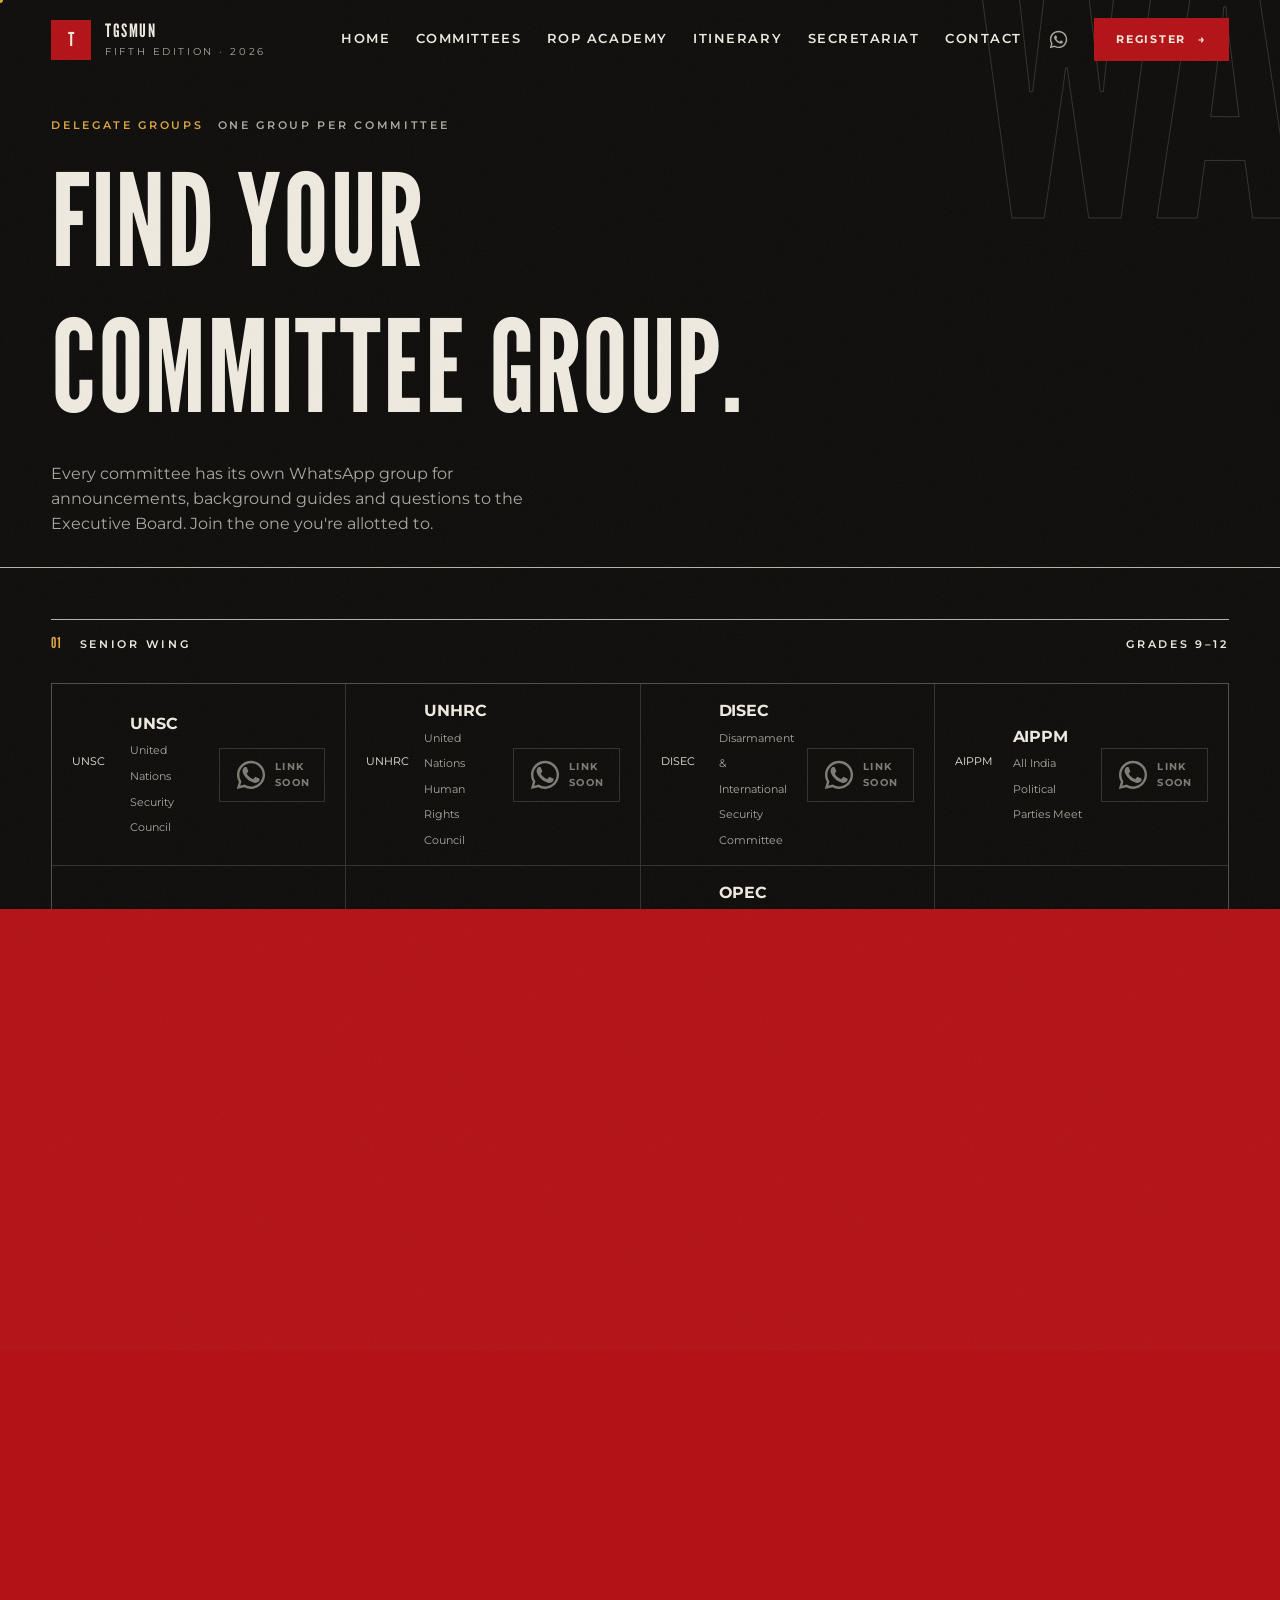
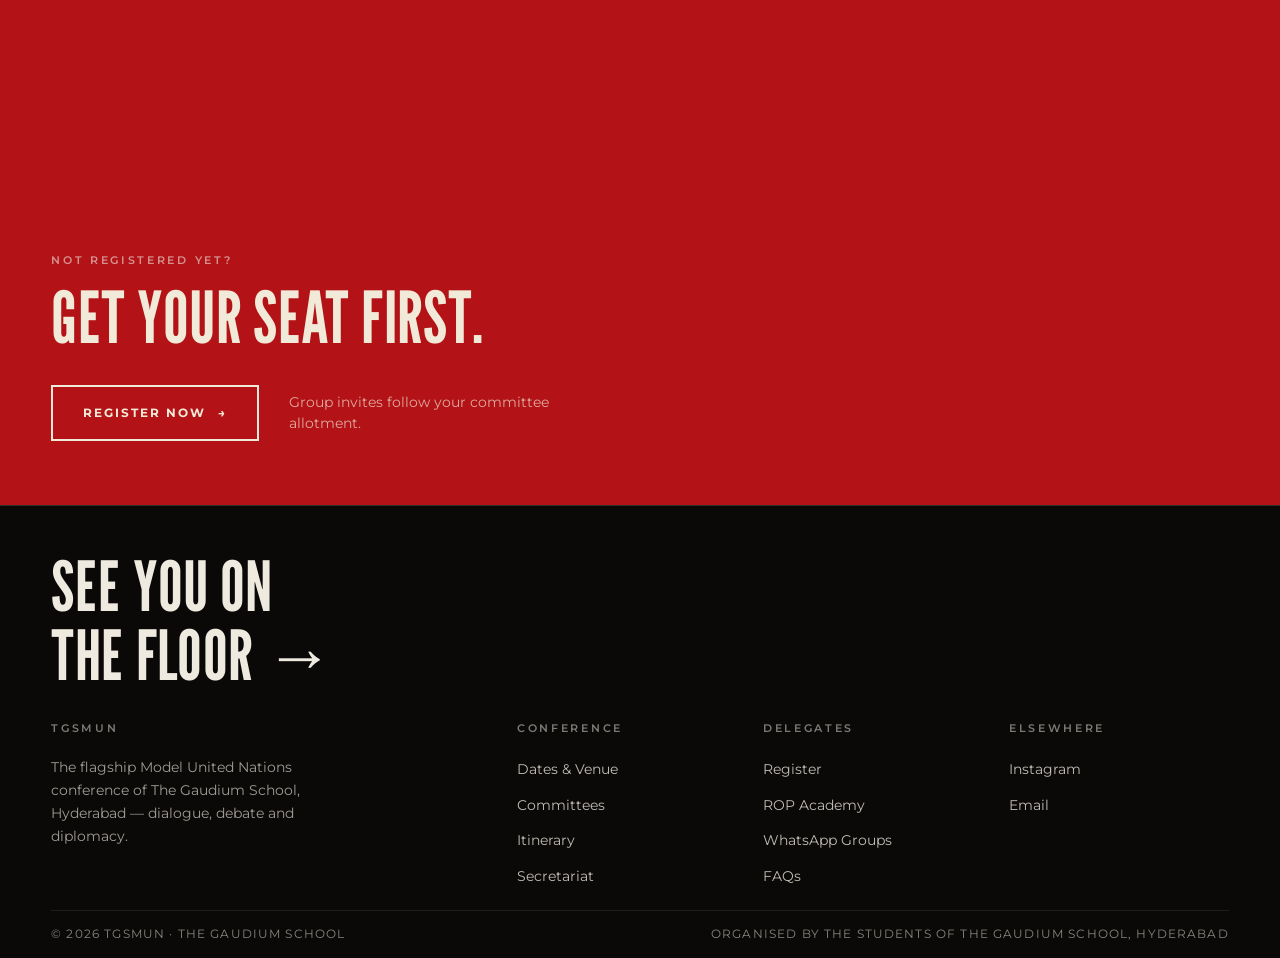
<file: whatsapp.html>
<!DOCTYPE html>
<html lang="en">
<head>
  <meta charset="UTF-8" />
  <meta name="viewport" content="width=device-width, initial-scale=1.0" />
  <title>Delegate WhatsApp Groups — TGSMUN 2026</title>
  <meta name="description" content="Join your committee's delegate WhatsApp group for TGSMUN 2026 — one group per committee across the senior and junior wings." />
  <link rel="preconnect" href="https://fonts.googleapis.com" />
  <link rel="preconnect" href="https://fonts.gstatic.com" crossorigin />
  <link href="https://fonts.googleapis.com/css2?family=League+Gothic&family=Montserrat:ital,wght@0,300;0,400;0,500;0,600;0,700;1,400;1,500;1,600&display=swap" rel="stylesheet" />
  <script>document.documentElement.classList.add("js")</script>
  <link rel="stylesheet" href="assets/css/style.css" />
  <link rel="icon" href="data:image/svg+xml,<svg xmlns='http://www.w3.org/2000/svg' viewBox='0 0 100 100'><rect width='100' height='100' fill='%230e0d0b'/><text x='50' y='72' font-size='62' text-anchor='middle' fill='%23d9a441' font-family='Georgia,serif' font-weight='bold'>T</text></svg>" />
</head>
<body>

  <div class="loader">
    <div class="loader-inner">
      <div class="loader-word" aria-hidden="true">
        <span style="animation-delay:.05s">T</span><span style="animation-delay:.1s">G</span><span style="animation-delay:.15s">S</span><span style="animation-delay:.2s">M</span><span style="animation-delay:.25s">U</span><span style="animation-delay:.3s">N</span>
      </div>
      <div class="loader-count">Convening — 000%</div>
    </div>
  </div>
  <div class="curtain"></div>

  <header class="nav">
    <div class="container nav-inner">
      <a href="index.html" class="brand">
        <span class="brand-mark">T</span>
        <span class="brand-text"><strong>TGSMUN</strong><span>Fifth Edition · 2026</span></span>
      </a>
      <nav class="nav-links">
        <a href="index.html">Home</a>
        <a href="committees.html">Committees</a>
        <a href="rop.html">ROP Academy</a>
        <a href="index.html#schedule">Itinerary</a>
        <a href="secretariat.html">Secretariat</a>
        <a href="index.html#contact">Contact</a>
        <a href="whatsapp.html" class="nav-wa active" aria-label="Delegate WhatsApp groups" title="Delegate WhatsApp groups"><svg viewBox="0 0 24 24" fill="currentColor" aria-hidden="true"><path d="M12.04 2C6.58 2 2.13 6.45 2.13 11.91c0 1.75.46 3.45 1.32 4.95L2 22l5.25-1.38a9.9 9.9 0 0 0 4.79 1.22h.01c5.46 0 9.91-4.45 9.91-9.91S17.5 2 12.04 2zm0 18.15h-.01a8.2 8.2 0 0 1-4.19-1.15l-.3-.18-3.12.82.83-3.04-.2-.31a8.16 8.16 0 0 1-1.25-4.38c0-4.54 3.7-8.23 8.24-8.23 2.2 0 4.27.86 5.82 2.42a8.18 8.18 0 0 1 2.41 5.82c0 4.54-3.69 8.23-8.23 8.23zm4.52-6.16c-.25-.12-1.47-.72-1.69-.81-.23-.08-.39-.12-.56.13-.16.24-.64.8-.79.97-.14.16-.29.18-.54.06-.25-.12-1.05-.39-1.99-1.23-.74-.66-1.23-1.47-1.38-1.72-.14-.25-.01-.38.11-.5.11-.11.25-.29.37-.44.13-.15.17-.25.25-.41.08-.17.04-.31-.02-.44-.06-.12-.56-1.35-.77-1.85-.2-.48-.41-.42-.56-.43h-.48c-.17 0-.44.06-.67.31-.23.25-.87.85-.87 2.07s.89 2.4 1.02 2.56c.12.17 1.75 2.67 4.23 3.74.59.26 1.05.41 1.41.52.59.19 1.13.16 1.56.1.48-.07 1.47-.6 1.68-1.18.21-.58.21-1.08.14-1.18-.06-.11-.22-.17-.47-.29z"/></svg></a>
        <a href="register.html" class="btn btn--solid btn--sm">Register <span class="arr">→</span></a>
      </nav>
      <button class="nav-toggle" aria-label="Menu"><span></span><span></span><span></span></button>
    </div>
  </header>

  <div class="menu-overlay">
    <a href="index.html"><i>01</i> Home</a>
    <a href="committees.html"><i>02</i> Committees</a>
    <a href="rop.html"><i>03</i> ROP Academy</a>
    <a href="register.html"><i>04</i> Register</a>
    <a href="index.html#schedule"><i>05</i> Itinerary</a>
    <a href="secretariat.html"><i>06</i> Secretariat</a>
    <a href="whatsapp.html"><i>07</i> WhatsApp Groups</a>
    <a href="index.html#contact"><i>08</i> Contact</a>
  </div>

  <section class="page-hero">
    <span class="bg-no" aria-hidden="true" style="top:-0.3em">WA</span>
    <div class="container">
      <div class="kicker">
        <span class="label label--gold">Delegate Groups</span>
        <span class="label">One group per committee</span>
      </div>
      <h1 class="display split">Find your<br />committee group.</h1>
      <p class="page-sub rv">
        Every committee has its own WhatsApp group for announcements, background
        guides and questions to the Executive Board. Join the one you're allotted to.
      </p>
    </div>
  </section>

  <section class="section">
    <div class="container">
      <div class="sec-head">
        <span class="idx">01</span>
        <span class="label">Senior Wing</span>
        <span class="grow"></span>
        <span class="label label--red">Grades 9–12</span>
      </div>
      <div class="wa-grid rv" id="wa-senior"></div>
    </div>
  </section>

  <section class="section" style="padding-top:0">
    <div class="container">
      <div class="sec-head">
        <span class="idx">02</span>
        <span class="label">Junior Wing</span>
        <span class="grow"></span>
        <span class="label label--gold">First placards welcome</span>
      </div>
      <div class="wa-grid rv" id="wa-junior"></div>

      <div class="note-plate rv" style="margin-top: clamp(20px, 2.4vw, 32px)">
        <b>Groups opening soon —</b> invite links go live here as each committee's
        Executive Board is confirmed. Check back, or follow
        <a href="https://www.instagram.com/tgs.mun" target="_blank" rel="noopener" style="color: var(--gold)">@tgs.mun</a>
        for the announcement.
      </div>
    </div>
  </section>

  <section class="cta">
    <div class="container">
      <span class="label rv">Not registered yet?</span>
      <h2 class="cta-title display split">Get your seat first.</h2>
      <div class="cta-row rv">
        <a href="register.html" class="btn btn--paper">Register Now <span class="arr">→</span></a>
        <p class="cta-note">Group invites follow your committee allotment.</p>
      </div>
    </div>
  </section>

  <footer class="footer">
    <div class="container">
      <h2 class="footer-title display"><a href="register.html">See you on<br />the floor →</a></h2>
      <div class="footer-cols">
        <div>
          <span class="label">TGSMUN</span>
          <p class="footer-desc">The flagship Model United Nations conference of The Gaudium School, Hyderabad — dialogue, debate and diplomacy.</p>
        </div>
        <div>
          <span class="label">Conference</span>
          <ul>
            <li><a href="index.html#countdown">Dates &amp; Venue</a></li>
            <li><a href="committees.html">Committees</a></li>
            <li><a href="index.html#schedule">Itinerary</a></li>
            <li><a href="secretariat.html">Secretariat</a></li>
          </ul>
        </div>
        <div>
          <span class="label">Delegates</span>
          <ul>
            <li><a href="register.html">Register</a></li>
            <li><a href="rop.html">ROP Academy</a></li>
            <li><a href="whatsapp.html">WhatsApp Groups</a></li>
            <li><a href="index.html#faq">FAQs</a></li>
          </ul>
        </div>
        <div>
          <span class="label">Elsewhere</span>
          <ul>
            <li><a href="https://www.instagram.com/tgs.mun" target="_blank" rel="noopener">Instagram</a></li>
            <li><a href="mailto:tgs.mun@thegaudium.com">Email</a></li>
          </ul>
        </div>
      </div>
      <div class="footer-bottom">
        <span>© 2026 TGSMUN · The Gaudium School</span>
        <span>Organised by the students of The Gaudium School, Hyderabad</span>
      </div>
    </div>
  </footer>

  <script src="assets/js/vendor/anime.umd.min.js"></script>
  <script src="assets/js/committees.js"></script>
  <script src="assets/js/main.js"></script>
  <script>
  (function () {
    // Rendered from the SAME data as committees.html — add a committee there, it
    // appears here automatically. Real invite URLs go in the `whatsapp` field.
    const data = window.TGSMUN_COMMITTEES || [];
    const I = window.TGSMUN_ICONS;

    const row = (c) => `
      <div class="wa-row">
        ${window.tgsmunCrest(c)}
        <span class="wa-id">
          <b>${c.abbr}</b>
          <span>${c.name}</span>
        </span>
        ${c.whatsapp
          ? `<a class="wa-join" href="${c.whatsapp}" target="_blank" rel="noopener">${I.whatsapp} Join</a>`
          : `<span class="wa-join wa-join--soon" aria-disabled="true">${I.whatsapp} Link Soon</span>`}
      </div>`;

    document.getElementById("wa-senior").innerHTML =
      data.filter((c) => c.wing === "senior").map(row).join("");
    document.getElementById("wa-junior").innerHTML =
      data.filter((c) => c.wing === "junior").map(row).join("");
  })();
  </script>
</body>
</html>
</file>
<file: assets/css/style.css>
/* ==========================================================================
   TGSMUN — "The Assembly" design system
   Event theme: black & red with gold accents —
   lacquer black ground · crimson plates · gold detailing · condensed display type
   ========================================================================== */

:root {
  --paper: #0e0d0b;            /* lacquer black ground */
  --paper-2: #191713;          /* lifted black for cards/rows */
  --ink: #efeae0;              /* warm off-white text */
  --ink-70: rgba(239, 234, 224, 0.7);
  --ink-50: rgba(239, 234, 224, 0.5);
  --line: rgba(239, 234, 224, 0.16);
  --line-strong: rgba(239, 234, 224, 0.75);
  --red: #b31217;              /* crimson plates */
  --red-deep: #7d0c10;
  --red-lite: #e0524b;         /* red for small text on black */
  --gold: #d9a441;             /* gold accents */
  --ivory: #f2ead8;            /* text on red plates */

  /* Type system: League Gothic (condensed display) + Montserrat (body).
     League Gothic ships a single weight — never set font-weight above 400 on it
     or browsers synthesise a smeared fake bold. Emphasis uses Montserrat italic. */
  --font-display: "League Gothic", "Arial Narrow", "Helvetica Neue Condensed", Impact, sans-serif;
  --font-body: "Montserrat", "Helvetica Neue", Helvetica, Arial, sans-serif;
  --font-accent: "Montserrat", "Helvetica Neue", Helvetica, Arial, sans-serif;

  --gutter: clamp(20px, 4vw, 56px);
  --maxw: 1440px;
  --ease-out: cubic-bezier(0.22, 1, 0.36, 1);
  --ease-inout: cubic-bezier(0.65, 0, 0.35, 1);
}

* { margin: 0; padding: 0; box-sizing: border-box; }

html { scroll-padding-top: 78px; }

body {
  font-family: var(--font-body);
  background: var(--paper);
  color: var(--ink);
  line-height: 1.6;
  font-size: 16px;
  -webkit-font-smoothing: antialiased;
  overflow-x: clip;
}

img { max-width: 100%; display: block; }
a { color: inherit; text-decoration: none; }
ul, ol { list-style: none; }
button { font: inherit; background: none; border: none; cursor: pointer; color: inherit; }

::selection { background: var(--red); color: var(--ivory); }

.container { max-width: var(--maxw); margin: 0 auto; padding-left: var(--gutter); padding-right: var(--gutter); }

/* ---------- film grain ---------- */
body::after {
  content: "";
  position: fixed; inset: -50%;
  width: 200%; height: 200%;
  pointer-events: none;
  z-index: 2000;
  opacity: 0.05;
  background-image: url("data:image/svg+xml,%3Csvg xmlns='http://www.w3.org/2000/svg' width='300' height='300'%3E%3Cfilter id='n'%3E%3CfeTurbulence type='fractalNoise' baseFrequency='0.9' numOctaves='2'/%3E%3C/filter%3E%3Crect width='300' height='300' filter='url(%23n)'/%3E%3C/svg%3E");
  animation: grain 9s steps(6) infinite;
}
@keyframes grain {
  0%, 100% { transform: translate(0, 0); }
  20% { transform: translate(-4%, 3%); }
  40% { transform: translate(3%, -4%); }
  60% { transform: translate(-2%, -3%); }
  80% { transform: translate(4%, 2%); }
}

/* ---------- typography ---------- */
.display {
  font-family: var(--font-display);
  font-weight: 400;
  text-transform: uppercase;
  line-height: 1.0;
  letter-spacing: 0.005em;
  text-wrap: balance;
}
/* legacy hook — no italic, no pink; kept so any stray markup inherits normally */
.serif-i { font: inherit; color: inherit; font-style: normal; }

.label {
  font-size: 0.7rem;
  font-weight: 600;
  letter-spacing: 0.24em;
  text-transform: uppercase;
  color: var(--ink-70);
}
.label--gold { color: var(--gold); }
.label--red { color: var(--red-lite); }

/* section header: index number + rule + label */
.sec-head {
  display: flex;
  align-items: baseline;
  gap: 18px;
  padding-top: 12px;
  position: relative;
  margin-bottom: clamp(18px, 2.2vw, 32px);
}
.sec-head::before {
  content: "";
  position: absolute; top: 0; left: 0; right: 0;
  height: 1px;
  background: var(--line-strong);
  transform: scaleX(0);
  transform-origin: left;
  transition: transform 1.1s var(--ease-inout) 0.1s;
}
.sec-head.in::before { transform: scaleX(1); }
@media (prefers-reduced-motion: reduce) { .sec-head::before { transform: none; } }
.sec-head .idx { font-family: var(--font-display); font-size: 0.95rem; color: var(--gold); letter-spacing: 0.05em; }
.sec-head .grow { flex: 1; }
.sec-head .label { color: var(--ink); }

.section { padding: clamp(34px, 4vw, 60px) 0; }

/* ---------- word-mask reveal (JS splits into .w spans) ---------- */
.split .w { display: inline-block; overflow: hidden; vertical-align: top; padding-bottom: 0.24em; margin-bottom: -0.1em; }
.split .w > span { display: inline-block; transform: translateY(115%); transition: transform 0.9s var(--ease-out); }
.split.in .w > span { transform: none; }

/* generic reveals */
.rv { opacity: 0; transform: translateY(34px); transition: opacity 0.8s var(--ease-out), transform 0.8s var(--ease-out); }
.rv.in { opacity: 1; transform: none; }
.rv-d1 { transition-delay: 0.08s; } .rv-d2 { transition-delay: 0.16s; } .rv-d3 { transition-delay: 0.24s; }

/* clip reveal for plates/images */
.clip { clip-path: inset(0 0 100% 0); transition: clip-path 1s var(--ease-inout); }
.clip.in { clip-path: inset(0 0 0% 0); }

/* ---------- preloader ---------- */
.loader {
  position: fixed; inset: 0; z-index: 1000;
  background: var(--red);
  color: var(--ivory);
  display: flex; align-items: center; justify-content: center;
  transition: transform 0.8s var(--ease-inout);
}
.loader.done { transform: translateY(-101%); }
.loader-inner { text-align: center; }
.loader-word {
  font-family: var(--font-display);
  font-size: clamp(3rem, 10vw, 7rem);
  text-transform: uppercase;
  line-height: 1;
  display: flex;
  overflow: hidden;
}
.loader-word span { display: inline-block; transform: translateY(110%); animation: loadup 0.7s var(--ease-out) forwards; }
@keyframes loadup { to { transform: none; } }
.loader-count {
  margin-top: 14px;
  font-size: 0.72rem;
  letter-spacing: 0.3em;
  text-transform: uppercase;
  opacity: 0.7;
  font-variant-numeric: tabular-nums;
}

/* ---------- page curtain transition ---------- */
.curtain {
  position: fixed; inset: 0; z-index: 999;
  background: var(--red);
  transform: translateY(101%);
  pointer-events: none;
}
.curtain.enter { transition: transform 0.55s var(--ease-inout); transform: translateY(0); }
.curtain.leave { transform: translateY(0); transition: transform 0.7s var(--ease-inout) 0.05s; transform: translateY(-101%); }

/* ---------- custom cursor ---------- */
.cursor-dot, .cursor-ring {
  position: fixed; top: 0; left: 0;
  pointer-events: none; z-index: 3000;
  border-radius: 50%;
  transform: translate(-50%, -50%);
}
.cursor-dot { width: 6px; height: 6px; background: var(--gold); }
.cursor-ring {
  width: 34px; height: 34px;
  border: 1px solid var(--ink-50);
  transition: width 0.25s, height 0.25s, border-color 0.25s, background 0.25s;
}
.cursor-ring.hot { width: 58px; height: 58px; border-color: var(--red); background: rgba(179, 18, 23, 0.16); }
@media (pointer: coarse) { .cursor-dot, .cursor-ring { display: none; } }

/* ---------- nav ---------- */
.nav {
  position: fixed; top: 0; left: 0; right: 0; z-index: 500;
  transition: background 0.35s, border-color 0.35s, transform 0.4s var(--ease-out);
  border-bottom: 1px solid transparent;
}
.nav.scrolled { background: rgba(14, 13, 11, 0.92); backdrop-filter: blur(14px); border-color: var(--line); }
.nav.hidden { transform: translateY(-100%); }
.nav-inner {
  display: flex; align-items: center; justify-content: space-between;
  padding-top: 18px; padding-bottom: 18px;
}
.brand { display: flex; align-items: center; gap: 14px; }
.brand-mark {
  width: 40px; height: 40px;
  background: var(--red);
  color: var(--ivory);
  font-family: var(--font-display);
  font-size: 1.2rem;
  display: grid; place-items: center;
}
.brand-text { line-height: 1.15; }
.brand-text strong { font-family: var(--font-display); font-weight: 400; font-size: 1.15rem; letter-spacing: 0.08em; display: block; }
.brand-text span { font-size: 0.62rem; letter-spacing: 0.26em; text-transform: uppercase; color: var(--ink-70); }

.nav-links { display: flex; align-items: center; gap: clamp(18px, 2vw, 30px); }
.nav-links > a:not(.btn) {
  font-size: 0.8rem;
  font-weight: 600;
  letter-spacing: 0.12em;
  text-transform: uppercase;
  position: relative;
  padding: 4px 0;
}
.nav-links > a:not(.btn)::after {
  content: "";
  position: absolute; left: 0; bottom: 0;
  width: 100%; height: 2px;
  background: var(--gold);
  transform: scaleX(0);
  transform-origin: right;
  transition: transform 0.35s var(--ease-out);
}
.nav-links > a:not(.btn):hover::after,
.nav-links > a.active::after { transform: scaleX(1); transform-origin: left; }

.nav-toggle {
  display: none;
  width: 44px; height: 44px;
  flex-direction: column; justify-content: center; align-items: center; gap: 6px;
}
.nav-toggle span { width: 24px; height: 2px; background: var(--ink); transition: 0.3s; }
.nav-toggle.open span:nth-child(1) { transform: translateY(8px) rotate(45deg); }
.nav-toggle.open span:nth-child(2) { opacity: 0; }
.nav-toggle.open span:nth-child(3) { transform: translateY(-8px) rotate(-45deg); }

/* mobile overlay menu */
.menu-overlay {
  position: fixed; inset: 0; z-index: 490;
  background: var(--red);
  color: var(--ivory);
  display: flex; flex-direction: column; justify-content: center;
  padding: 0 var(--gutter);
  clip-path: inset(0 0 100% 0);
  transition: clip-path 0.6s var(--ease-inout);
  visibility: hidden;
}
.menu-overlay.open { clip-path: inset(0 0 0% 0); visibility: visible; }
.menu-overlay a {
  font-family: var(--font-display);
  font-size: clamp(2.4rem, 9vw, 4.5rem);
  text-transform: uppercase;
  line-height: 1.15;
  display: flex; align-items: baseline; gap: 16px;
  opacity: 0;
  transform: translateY(30px);
  transition: opacity 0.5s var(--ease-out), transform 0.5s var(--ease-out);
}
.menu-overlay.open a { opacity: 1; transform: none; }
.menu-overlay a i { font-family: var(--font-body); font-style: normal; font-size: 0.75rem; letter-spacing: 0.2em; color: rgba(233, 232, 223, 0.55); }
.menu-overlay a:nth-child(1) { transition-delay: 0.1s; }
.menu-overlay a:nth-child(2) { transition-delay: 0.16s; }
.menu-overlay a:nth-child(3) { transition-delay: 0.22s; }
.menu-overlay a:nth-child(4) { transition-delay: 0.28s; }
.menu-overlay a:nth-child(5) { transition-delay: 0.34s; }
.menu-overlay a:nth-child(6) { transition-delay: 0.4s; }

/* ---------- buttons ---------- */
.btn {
  display: inline-flex; align-items: center; gap: 12px;
  padding: 16px 30px;
  border: 2px solid var(--ink);
  font-size: 0.78rem;
  font-weight: 700;
  letter-spacing: 0.16em;
  text-transform: uppercase;
  position: relative;
  overflow: hidden;
  transition: color 0.35s var(--ease-out), border-color 0.35s;
  isolation: isolate;
}
.btn::before {
  content: "";
  position: absolute; inset: 0;
  background: var(--red);
  transform: translateY(101%);
  transition: transform 0.4s var(--ease-out);
  z-index: -1;
}
.btn:hover { color: var(--ivory); border-color: var(--red); }
.btn:hover::before { transform: translateY(0); }
.btn .arr { transition: transform 0.35s var(--ease-out); }
.btn:hover .arr { transform: translateX(5px); }

.btn--solid { background: var(--red); color: var(--ivory); border-color: var(--red); }
.btn--solid::before { background: var(--red-deep); }
.btn--sm { padding: 11px 20px; font-size: 0.68rem; }
.btn--paper { border-color: var(--ivory); color: var(--ivory); }
.btn--paper::before { background: var(--ivory); }
.btn--paper:hover { color: var(--red); border-color: var(--ivory); }

/* ---------- hero ---------- */
.hero {
  background: var(--paper);
  min-height: 100svh;
  position: relative;
  display: flex;
  flex-direction: column;
  justify-content: flex-end;
  padding-top: 120px;
  overflow: clip;
  border-bottom: 1px solid var(--line-strong);
}
.hero-canvas {
  position: absolute;
  right: clamp(-160px, -6vw, -40px);
  top: 50%;
  transform: translateY(-58%);
  width: min(58vw, 780px);
  aspect-ratio: 1;
  pointer-events: none;
}
.hero-inner { position: relative; z-index: 2; padding-bottom: clamp(30px, 4vw, 60px); max-width: none; margin: 0; }

.hero-meta-top {
  display: flex; flex-wrap: wrap; gap: 10px 28px;
  margin-bottom: clamp(20px, 3vw, 40px);
}
.hero-meta-top .label { color: var(--ink); }
.hero-meta-top .label b { color: var(--gold); }

.hero-title {
  font-size: clamp(3.4rem, 12.5vw, 12rem);
  color: var(--ink);
}
.hero-title .row { display: block; }
.hero-title .indent { padding-left: clamp(40px, 12vw, 220px); }


.hero-bar {
  display: grid;
  grid-template-columns: minmax(280px, 420px) 1fr auto;
  align-items: center;
  gap: clamp(24px, 4vw, 60px);
  border-top: 1px solid var(--line-strong);
  padding-top: clamp(22px, 2.6vw, 34px);
  margin-top: clamp(30px, 4.5vw, 64px);
}
.hero-sub { font-size: 0.95rem; color: var(--ink-70); }
.hero-sub b { color: var(--ink); }
.hero-ctas { display: flex; gap: 14px; flex-wrap: wrap; justify-self: start; }

/* passport stamp */
.stamp {
  position: absolute;
  right: clamp(16px, 6vw, 90px);
  top: clamp(100px, 14vh, 160px);
  z-index: 3;
  width: 128px; height: 128px;
  border: 2px solid var(--gold);
  border-radius: 50%;
  color: var(--gold);
  display: grid; place-items: center;
  text-align: center;
  font-size: 0.6rem;
  font-weight: 700;
  letter-spacing: 0.22em;
  text-transform: uppercase;
  line-height: 1.7;
  transform: rotate(12deg);
  mask-image: url("data:image/svg+xml,%3Csvg xmlns='http://www.w3.org/2000/svg' width='120' height='120'%3E%3Cfilter id='r'%3E%3CfeTurbulence baseFrequency='0.6' numOctaves='2'/%3E%3CfeColorMatrix values='0 0 0 0 1 0 0 0 0 1 0 0 0 0 1 0 0 0 0.8 0.25'/%3E%3CfeComposite operator='in' in2='SourceGraphic'/%3E%3C/filter%3E%3Crect width='120' height='120' filter='url(%23r)'/%3E%3C/svg%3E"),
              linear-gradient(#000, #000);
  mask-composite: intersect;
  animation: stamp-in 0.5s var(--ease-out) 1.6s backwards;
}
@keyframes stamp-in {
  from { transform: rotate(12deg) scale(1.6); opacity: 0; }
  to { transform: rotate(12deg) scale(1); opacity: 1; }
}

/* marquee */
.marquee {
  overflow: clip;
  border-top: 1px solid var(--line);
  border-bottom: 1px solid var(--line);
  background: #131110;
  color: var(--ink-70);
  user-select: none;
}
.marquee--red { background: var(--red); color: var(--ivory); }
.marquee-track {
  display: flex;
  width: max-content;
  /* Constant speed — deliberately NOT coupled to scroll velocity. */
  animation: marquee 34s linear infinite;
  will-change: transform;
}
.marquee:hover .marquee-track { animation-play-state: paused; }
.marquee-track span {
  font-family: var(--font-display);
  font-size: clamp(1rem, 2.2vw, 1.5rem);
  text-transform: uppercase;
  letter-spacing: 0.06em;
  padding: 14px 0;
  white-space: nowrap;
}
.marquee-track span i { font-family: var(--font-accent); font-style: italic; color: var(--red-lite); padding: 0 26px; }
.marquee--red .marquee-track span i { color: var(--ivory); opacity: 0.6; }
@keyframes marquee { to { transform: translateX(-50%); } }

/* ---------- countdown (odometer) ---------- */
.countdown {
  display: flex;
  align-items: stretch;
  width: max-content;
}
.count-cell {
  padding: 0 clamp(16px, 1.8vw, 30px);
  text-align: center;
  border-right: 1px solid var(--line);
}
.count-cell:first-child { padding-left: 0; }
.count-cell:last-child { border-right: none; padding-right: 0; }
.count-cell .digits { display: flex; justify-content: center; }
.digit-col {
  color: var(--ink);
  height: 2.7rem;
  overflow: hidden;
  font-family: var(--font-display);
  font-size: 2.5rem;
  line-height: 2.7rem;
  font-variant-numeric: tabular-nums;
}
.digit-col .stack { display: flex; flex-direction: column; transition: transform 0.55s var(--ease-inout); }
.count-cell .unit { font-size: 0.6rem; letter-spacing: 0.26em; text-transform: uppercase; color: var(--ink-70); margin-top: 6px; display: block; }

/* ---------- ticker stats ---------- */
.stats-band { border-bottom: 1px solid var(--line-strong); }
.stats-row {
  display: grid;
  grid-template-columns: repeat(4, 1fr);
}
.stat-cell {
  padding: clamp(20px, 2.4vw, 32px) var(--gutter);
  border-right: 1px solid var(--line-strong);
  position: relative;
}
.stat-cell:last-child { border-right: none; }
.stat-cell b {
  display: block;
  font-family: var(--font-display);
  font-weight: 400;
  font-size: clamp(3.4rem, 8.2vw, 7.6rem);
  line-height: 0.95;
  color: var(--gold);
  letter-spacing: -0.02em;
  font-variant-numeric: tabular-nums;
}
.stat-cell b sup { font-size: 0.38em; color: var(--gold); opacity: 0.75; }
/* direct child only — the counter's inner <span> must keep the big number styling */
.stat-cell > span { font-size: 0.72rem; letter-spacing: 0.22em; text-transform: uppercase; color: var(--ink-70); }
.stat-cell b span { font: inherit; color: inherit; letter-spacing: inherit; text-transform: none; }

/* ---------- about ---------- */
.about-grid {
  display: grid;
  grid-template-columns: 5fr 4fr;
  gap: clamp(40px, 6vw, 100px);
  align-items: start;
}
.about-lede {
  font-size: clamp(1.5rem, 2.6vw, 2.2rem);
  line-height: 1.35;
  font-weight: 500;
  letter-spacing: -0.01em;
  text-wrap: balance;
}

.about-copy { margin-top: 16px; max-width: 56ch; color: var(--ink-70); display: grid; gap: 16px; font-size: 0.98rem; }

.letter-plate {
  background: var(--red);
  color: var(--ivory);
  padding: clamp(22px, 2.6vw, 36px);
  position: relative;
}
.letter-plate .label { color: rgba(233, 232, 223, 0.6); margin-bottom: 26px; display: block; }
.letter-plate blockquote {
  font-family: var(--font-accent);
  font-style: italic;
  font-size: clamp(1.25rem, 2vw, 1.6rem);
  line-height: 1.45;
}

.letter-sign { margin-top: 20px; display: flex; align-items: center; gap: 16px; }
.letter-sign .seal {
  width: 52px; height: 52px;
  border: 1px solid rgba(233, 232, 223, 0.5);
  border-radius: 50%;
  display: grid; place-items: center;
  font-family: var(--font-display);
  font-size: 1rem;
}
.letter-sign b { display: block; font-size: 0.9rem; letter-spacing: 0.04em; }
.letter-sign span { font-size: 0.7rem; letter-spacing: 0.18em; text-transform: uppercase; opacity: 0.6; }

/* ---------- horizontal pin: committees ---------- */
.hpin { position: relative; }
.hpin-sticky {
  position: sticky; top: 0;
  height: 100svh;
  overflow: clip;
  display: flex;
  flex-direction: column;
  justify-content: center;
}
.hpin-head { position: absolute; top: clamp(80px, 12vh, 130px); left: 0; right: 0; }
.hpin-track {
  display: flex;
  gap: clamp(18px, 2vw, 30px);
  padding-left: var(--gutter);
  padding-right: var(--gutter);
  width: max-content;
  will-change: transform;
}
.com-card {
  width: clamp(300px, 34vw, 430px);
  flex-shrink: 0;
  border: 1px solid var(--line-strong);
  background: var(--paper);
  padding: clamp(24px, 2.6vw, 40px);
  display: flex; flex-direction: column;
  min-height: clamp(360px, 48vh, 470px);
  position: relative;
  transition: background 0.4s var(--ease-out), color 0.4s var(--ease-out), transform 0.4s var(--ease-out);
}
.com-card:hover { background: var(--red); color: var(--ivory); transform: translateY(-8px); }
.com-card .no { font-size: 0.7rem; letter-spacing: 0.2em; color: var(--gold); font-weight: 700; }
.com-card:hover .no { color: #e8c877; }
.com-card .abbr {
  font-family: var(--font-display);
  font-size: clamp(2.6rem, 4.5vw, 4rem);
  text-transform: uppercase;
  line-height: 1;
  margin: 18px 0 6px;
}
.com-card .full { font-size: 0.72rem; letter-spacing: 0.18em; text-transform: uppercase; opacity: 0.65; margin-bottom: 26px; }
.com-card .agenda { font-size: 0.95rem; line-height: 1.55; flex: 1; opacity: 0.85; }
.com-card .foot {
  display: flex; justify-content: space-between; align-items: center;
  margin-top: 26px; padding-top: 18px;
  border-top: 1px solid currentColor;
  font-size: 0.68rem; letter-spacing: 0.16em; text-transform: uppercase;
}
.com-card .foot .arr { font-size: 1.1rem; transition: transform 0.3s var(--ease-out); }
.com-card:hover .foot .arr { transform: translateX(6px); }

.hpin-progress {
  position: absolute;
  bottom: clamp(26px, 5vh, 50px);
  left: var(--gutter); right: var(--gutter);
  height: 2px;
  background: var(--line);
}
.hpin-progress i { position: absolute; inset: 0; right: auto; width: 0%; background: var(--gold); }

/* ---------- schedule ---------- */
.sched-days { display: grid; grid-template-columns: 1fr 1fr; gap: clamp(30px, 4vw, 60px); }
.sched-day .day-tag {
  display: flex; align-items: baseline; gap: 16px;
  padding-bottom: 16px; margin-bottom: 8px;
  border-bottom: 2px solid var(--ink);
}
.sched-day .day-tag .display { font-size: clamp(1.8rem, 3vw, 2.6rem); }
.sched-day .day-tag .label { margin-left: auto; }
.sched-row {
  display: grid;
  grid-template-columns: 76px 1fr;
  gap: 16px;
  padding: 9px 0;
  border-bottom: 1px solid var(--line);
  align-items: baseline;
  transition: padding-left 0.3s var(--ease-out), background 0.3s;
}
.sched-row:hover { padding-left: 10px; background: var(--paper-2); }
.sched-row time { font-size: 0.78rem; font-weight: 700; letter-spacing: 0.08em; color: var(--red-lite); font-variant-numeric: tabular-nums; }
.sched-row p { font-size: 0.95rem; }
.sched-row p em { font-style: normal; color: var(--gold); }

/* ---------- FAQ ---------- */
.faq-wrap { max-width: 860px; }
.faq-item { border-bottom: 1px solid var(--line-strong); }
.faq-item:first-child { border-top: 1px solid var(--line-strong); }
.faq-q {
  width: 100%;
  display: flex; align-items: center; justify-content: space-between; gap: 22px;
  padding: 14px 0;
  text-align: left;
  font-size: clamp(1rem, 1.6vw, 1.2rem);
  font-weight: 600;
  letter-spacing: -0.01em;
  transition: color 0.3s;
}
.faq-q:hover { color: var(--gold); }
.faq-q .plus {
  width: 34px; height: 34px; flex-shrink: 0;
  border: 1px solid var(--line-strong);
  border-radius: 50%;
  display: grid; place-items: center;
  position: relative;
  transition: background 0.3s, transform 0.45s var(--ease-out);
}
.faq-q .plus::before, .faq-q .plus::after {
  content: ""; position: absolute;
  background: currentColor;
}
.faq-q .plus::before { width: 12px; height: 1.5px; }
.faq-q .plus::after { width: 1.5px; height: 12px; transition: transform 0.35s; }
.faq-item.open .plus { background: var(--red); color: var(--ivory); border-color: var(--red); transform: rotate(180deg); }
.faq-item.open .plus::after { transform: scaleY(0); }
.faq-a { max-height: 0; overflow: hidden; transition: max-height 0.45s var(--ease-inout); }
.faq-a p { padding: 0 0 16px; color: var(--ink-70); max-width: 62ch; font-size: 0.95rem; }

/* ---------- big CTA ---------- */
.cta {
  background: var(--red);
  color: var(--ivory);
  padding: clamp(40px, 5vw, 68px) 0;
  position: relative;
  overflow: clip;
}
.cta .label { color: rgba(233, 232, 223, 0.6); }
.cta-title {
  font-size: clamp(2.2rem, 5.6vw, 5rem);
  margin: 10px 0 22px;
  color: var(--ivory);
}

.cta-title .outline {
  color: transparent;
  -webkit-text-stroke: 1.5px var(--ivory);
}
.cta-row { display: flex; align-items: center; gap: 30px; flex-wrap: wrap; }
.cta-note { font-size: 0.85rem; opacity: 0.7; max-width: 320px; }

/* ---------- contact strip ---------- */
.contact-strip { border-top: 1px solid var(--line-strong); }
.contact-grid { display: grid; grid-template-columns: repeat(3, 1fr); }
.contact-cell {
  padding: clamp(20px, 2.4vw, 32px) var(--gutter);
  border-right: 1px solid var(--line-strong);
}
.contact-cell:last-child { border-right: none; }
.contact-cell .label { display: block; margin-bottom: 14px; }
.contact-cell a, .contact-cell p { font-size: clamp(1rem, 1.5vw, 1.25rem); font-weight: 600; letter-spacing: -0.01em; }
.contact-cell a { position: relative; }
.contact-cell a::after {
  content: ""; position: absolute; left: 0; bottom: -3px;
  width: 100%; height: 1.5px; background: var(--gold);
  transform: scaleX(0); transform-origin: right;
  transition: transform 0.35s var(--ease-out);
}
.contact-cell a:hover::after { transform: scaleX(1); transform-origin: left; }

/* ---------- footer ---------- */
.footer { background: #0a0908; color: var(--ink); border-top: 1px solid var(--line); padding-top: clamp(28px, 3.5vw, 46px); }
.footer-title {
  font-size: clamp(2rem, 5.4vw, 4.6rem);
  line-height: 1;
  margin-bottom: clamp(18px, 2.4vw, 32px);
}
.footer-title a { position: relative; display: inline-block; transition: color 0.3s; }
.footer-title a:hover { color: var(--red-lite); }
.footer-cols {
  display: grid;
  grid-template-columns: 2fr 1fr 1fr 1fr;
  gap: 26px;
  padding-bottom: 22px;
}
.footer-cols .label { color: var(--ink-50); display: block; margin-bottom: 18px; }
.footer-cols ul { display: grid; gap: 10px; }
.footer-cols ul a { font-size: 0.9rem; opacity: 0.8; transition: opacity 0.2s, padding-left 0.25s var(--ease-out); }
.footer-cols ul a:hover { opacity: 1; padding-left: 6px; color: var(--red-lite); }
.footer-desc { font-size: 0.9rem; opacity: 0.65; max-width: 300px; }
.footer-bottom {
  border-top: 1px solid var(--line);
  padding: 14px 0;
  display: flex; justify-content: space-between; flex-wrap: wrap; gap: 10px;
  font-size: 0.72rem; letter-spacing: 0.1em; text-transform: uppercase; opacity: 0.55;
}

/* ---------- inner page hero ---------- */
.page-hero {
  padding: clamp(104px, 13vh, 132px) 0 clamp(20px, 2.4vw, 32px);
  border-bottom: 1px solid var(--line-strong);
  position: relative;
  overflow: clip;
}
.page-hero .kicker { margin-bottom: 20px; display: flex; gap: 14px; align-items: baseline; }
.page-hero h1 { font-size: clamp(3rem, 10vw, 9rem); }

.page-hero .page-sub { margin-top: 14px; max-width: 520px; color: var(--ink-70); font-size: 0.98rem; }
.page-hero .bg-no {
  position: absolute;
  right: -0.05em; bottom: -0.28em;
  font-family: var(--font-display);
  font-size: clamp(10rem, 30vw, 26rem);
  line-height: 1;
  color: transparent;
  -webkit-text-stroke: 1px var(--line);
  pointer-events: none;
  user-select: none;
}

/* ---------- committees page rows ---------- */
.com-row {
  display: grid;
  grid-template-columns: 90px 1fr 340px;
  gap: clamp(20px, 3vw, 50px);
  padding: clamp(30px, 4vw, 50px) 0;
  border-bottom: 1px solid var(--line-strong);
  position: relative;
  transition: background 0.35s;
}
.com-row:first-child { border-top: 1px solid var(--line-strong); }
.com-row:hover { background: var(--paper-2); }
.com-row .no { font-family: var(--font-display); font-size: 1rem; color: var(--gold); padding-top: 8px; }
.com-row h2 {
  font-family: var(--font-display);
  font-weight: 400;
  text-transform: uppercase;
  font-size: clamp(2rem, 4.6vw, 3.8rem);
  line-height: 1;
  transition: color 0.3s, transform 0.35s var(--ease-out);
}
.com-row:hover h2 { color: var(--red-lite); transform: translateX(10px); }
.com-row .full { font-size: 0.72rem; letter-spacing: 0.2em; text-transform: uppercase; color: var(--ink-70); margin: 10px 0 18px; }
.com-row .agenda-tag { font-size: 0.7rem; font-weight: 700; letter-spacing: 0.18em; text-transform: uppercase; color: var(--gold); display: block; margin-bottom: 6px; }
.com-row .agenda { font-weight: 600; font-size: clamp(1rem, 1.5vw, 1.2rem); letter-spacing: -0.01em; max-width: 56ch; }
.com-row .desc { margin-top: 14px; color: var(--ink-70); font-size: 0.93rem; max-width: 62ch; }
.com-row .side { display: flex; flex-direction: column; gap: 14px; align-items: flex-start; padding-top: 8px; }
.com-meta { display: grid; gap: 6px; font-size: 0.78rem; color: var(--ink-70); }
.com-meta b { color: var(--ink); font-weight: 600; }

.diff {
  display: inline-block;
  font-size: 0.64rem; font-weight: 700;
  letter-spacing: 0.18em; text-transform: uppercase;
  padding: 6px 12px;
  border: 1.5px solid currentColor;
}
.diff--1 { color: var(--gold); }
.diff--2 { color: #cfc5ae; }
.diff--3 { color: var(--red-lite); }

/* ---------- secretariat ---------- */
.sec-grid {
  display: grid;
  grid-template-columns: repeat(auto-fit, minmax(230px, 1fr));
  gap: 1px;
  background: var(--line-strong);
  border: 1px solid var(--line-strong);
}
.sec-card {
  background: var(--paper);
  padding: clamp(18px, 2vw, 26px);
  min-height: 178px;
  display: flex; flex-direction: column;
  transition: background 0.4s, color 0.4s;
  position: relative;
  overflow: hidden;
}
.sec-card:hover { background: var(--red); color: var(--ivory); }
.sec-card .mono {
  font-family: var(--font-display);
  font-size: clamp(2.6rem, 4vw, 3.6rem);
  line-height: 1;
  color: var(--gold);
  transition: color 0.4s;
}
.sec-card:hover .mono { color: #e8c877; }
.sec-card b { margin-top: auto; font-size: 1.02rem; font-weight: 600; letter-spacing: -0.01em; padding-top: 20px; }
.sec-card span { font-size: 0.68rem; letter-spacing: 0.2em; text-transform: uppercase; opacity: 0.65; margin-top: 6px; }

/* ---------- register ---------- */
.price-grid { display: grid; grid-template-columns: 1fr 1fr; gap: clamp(24px, 3vw, 40px); }
.price-card {
  border: 1px solid var(--line-strong);
  padding: clamp(20px, 2.4vw, 34px);
  display: flex; flex-direction: column;
  background: var(--paper);
  position: relative;
  transition: transform 0.4s var(--ease-out), box-shadow 0.4s;
}
.price-card:hover { transform: translateY(-8px); box-shadow: 0 24px 60px -30px rgba(0, 0, 0, 0.7); }
.price-card--featured { background: var(--ivory); color: #171204; }
.price-card--featured .label { color: rgba(23, 18, 4, 0.55); }
.price-card .tier { font-family: var(--font-display); text-transform: uppercase; font-size: clamp(1.6rem, 2.4vw, 2.2rem); margin: 8px 0 20px; }
.price-card .amount { font-family: var(--font-display); font-size: clamp(3.4rem, 6vw, 5.5rem); line-height: 1; }
.price-card .amount sub { font-size: 0.25em; vertical-align: baseline; letter-spacing: 0.14em; font-family: var(--font-body); font-weight: 600; }
.price-card .per { font-size: 0.78rem; color: inherit; opacity: 0.6; margin: 10px 0 30px; }
.price-card ul { display: grid; gap: 12px; margin-bottom: 38px; flex: 1; }
.price-card ul li { display: flex; gap: 12px; font-size: 0.92rem; opacity: 0.85; }
.price-card ul li::before { content: "→"; color: var(--gold); flex-shrink: 0; }
.price-card--featured ul li::before { color: var(--red); }
.price-card .btn { align-self: flex-start; }
.price-card--featured .btn { border-color: #171204; color: #171204; }
.price-card--featured .btn:hover { color: var(--ivory); border-color: var(--red); }
.feat-flag {
  position: absolute; top: 0; right: clamp(20px, 3vw, 40px);
  background: var(--red); color: var(--ivory);
  font-size: 0.6rem; font-weight: 700; letter-spacing: 0.2em; text-transform: uppercase;
  padding: 10px 12px 14px;
  clip-path: polygon(0 0, 100% 0, 100% 100%, 50% calc(100% - 8px), 0 100%);
}

.steps-grid { display: grid; grid-template-columns: repeat(4, 1fr); gap: 1px; background: var(--line-strong); border: 1px solid var(--line-strong); }
.step-cell { background: var(--paper); padding: clamp(16px, 2vw, 26px); min-height: 150px; display: flex; flex-direction: column; }
.step-cell .n { font-family: var(--font-display); font-size: 2.4rem; color: var(--gold); }
.step-cell b { margin-top: auto; padding-top: 30px; font-size: 1rem; }
.step-cell span { font-size: 0.85rem; color: var(--ink-70); margin-top: 6px; }

.note-plate {
  border-left: 3px solid var(--gold);
  background: var(--paper-2);
  padding: clamp(14px, 1.8vw, 22px);
  font-size: 0.93rem;
  color: var(--ink-70);
  max-width: 860px;
}
.note-plate b { color: var(--ink); }
.note-plate + .note-plate { margin-top: 18px; }

/* ---------- gallery ---------- */
.gal-grid {
  display: grid;
  grid-template-columns: repeat(6, 1fr);
  grid-auto-rows: 130px;
  gap: clamp(12px, 1.4vw, 20px);
}
.gal-item {
  position: relative;
  overflow: hidden;
  background: var(--paper-2);
  border: 1px solid var(--line);
}
.gal-item .fill {
  position: absolute; inset: 0;
  transition: transform 0.7s var(--ease-out);
}
.gal-item:hover .fill { transform: scale(1.06); }
.gal-item .tag {
  position: absolute; left: 14px; bottom: 12px; z-index: 2;
  font-size: 0.62rem; font-weight: 700; letter-spacing: 0.2em; text-transform: uppercase;
  color: #fff;
  mix-blend-mode: difference;
}
.g-a { grid-column: span 3; grid-row: span 3; }
.g-b { grid-column: span 3; grid-row: span 2; }
.g-c { grid-column: span 2; grid-row: span 2; }
.g-d { grid-column: span 2; grid-row: span 1; }
.g-e { grid-column: span 2; grid-row: span 2; }
.g-f { grid-column: span 4; grid-row: span 2; }

/* parallax util */
[data-plx] { will-change: transform; }

/* ---------- responsive ---------- */
@media (max-width: 1060px) {
  .sec-grid { grid-template-columns: repeat(2, 1fr); }
  .com-row { grid-template-columns: 60px 1fr; }
  .com-row .side { grid-column: 2; flex-direction: row; flex-wrap: wrap; align-items: center; }
  .stats-row { grid-template-columns: repeat(2, 1fr); }
  .stat-cell:nth-child(2) { border-right: none; }
  .stat-cell:nth-child(-n+2) { border-bottom: 1px solid var(--line-strong); }
}

@media (max-width: 860px) {
  .nav-links { display: none; }
  .nav-toggle { display: flex; }
  .about-grid { grid-template-columns: 1fr; }
  .sched-days { grid-template-columns: 1fr; }
  .price-grid { grid-template-columns: 1fr; }
  .steps-grid { grid-template-columns: repeat(2, 1fr); }
  .contact-grid { grid-template-columns: 1fr; }
  .contact-cell { border-right: none; border-bottom: 1px solid var(--line-strong); }
  .contact-cell:last-child { border-bottom: none; }
  .footer-cols { grid-template-columns: 1fr 1fr; }
  .hero-bar { grid-template-columns: 1fr; gap: 24px; }
  .hero-canvas { opacity: 0.35; width: 90vw; right: -30vw; }
  .stamp { width: 96px; height: 96px; font-size: 0.5rem; }
  .countdown { width: 100%; justify-content: space-between; }
  .count-cell { flex: 1; padding: 0 8px; }
  .count-cell:first-child { padding-left: 0; }
  .digit-col { font-size: 2.1rem; height: 2.3rem; line-height: 2.3rem; }
  .gal-grid { grid-template-columns: repeat(2, 1fr); grid-auto-rows: 150px; }
  .g-a, .g-b, .g-c, .g-d, .g-e, .g-f { grid-column: span 2; grid-row: span 2; }

  /* horizontal pin falls back to native scroll-snap */
  .hpin { height: auto !important; }
  .hpin-sticky { position: static; height: auto; display: block; padding: 70px 0 40px; }
  .hpin-head { position: static; margin-bottom: 30px; }
  .hpin-track {
    overflow-x: auto;
    width: auto;
    scroll-snap-type: x mandatory;
    padding-bottom: 20px;
    -webkit-overflow-scrolling: touch;
  }
  .com-card { scroll-snap-align: start; width: 82vw; min-height: 400px; }
  .hpin-progress { display: none; }
}

@media (max-width: 560px) {
  .sec-grid { grid-template-columns: 1fr; }
  .steps-grid { grid-template-columns: 1fr; }
  .footer-cols { grid-template-columns: 1fr; }
  .stats-row { grid-template-columns: 1fr 1fr; }
}

/* ---------- reduced motion ---------- */
@media (prefers-reduced-motion: reduce) {
  *, *::before, *::after { animation-duration: 0.01ms !important; transition-duration: 0.01ms !important; }
  .split .w > span, .rv, .clip { transform: none !important; opacity: 1 !important; clip-path: none !important; }
  body::after { animation: none; }
  .marquee-track { animation: none; }
}

/* keyboard focus */
:focus-visible { outline: 2px solid var(--gold); outline-offset: 3px; }


/* ---------- scrub statement (scroll-driven text fill) ---------- */
.statement { position: relative; height: 240vh; }
.statement-sticky {
  position: sticky; top: 0;
  height: 100svh;
  display: flex; align-items: center;
  overflow: clip;
}
.statement-text {
  font-family: var(--font-display);
  font-weight: 400;
  text-transform: uppercase;
  font-size: clamp(2.2rem, 6vw, 5.4rem);
  line-height: 1.12;
  letter-spacing: 0.01em;
  max-width: 20ch;
}
.statement-text .sw { color: rgba(239, 234, 224, 0.14); transition: color 0.35s var(--ease-out); }
.statement-text .sw.lit { color: var(--ink); }
.statement-text .sw.accent.lit { color: var(--gold); }
.statement-meta {
  position: absolute;
  right: var(--gutter);
  bottom: clamp(30px, 8vh, 70px);
  display: grid; gap: 8px;
  text-align: right;
  opacity: 0;
  transform: translateY(16px);
  transition: opacity 0.6s var(--ease-out), transform 0.6s var(--ease-out);
}
.statement-sticky.meta-in .statement-meta { opacity: 1; transform: none; }
@media (prefers-reduced-motion: reduce) {
  .statement { height: auto; padding: 80px 0; }
  .statement-sticky { position: static; height: auto; }
  .statement-text .sw { color: var(--ink); }
}

/* ---------- countdown section ---------- */
.count-sec { border-top: 1px solid var(--line-strong); border-bottom: 1px solid var(--line-strong); }
.count-sec-inner {
  display: flex; flex-wrap: wrap;
  align-items: center; justify-content: space-between;
  gap: 20px;
  padding: clamp(20px, 2.6vw, 34px) 0;
}
.count-sec .when .display { font-size: clamp(1.9rem, 3.6vw, 3.2rem); }
.count-sec .when .label { display: block; margin-bottom: 10px; }
.countdown--big .digit-col { font-size: clamp(2.6rem, 5vw, 4.2rem); height: clamp(2.8rem, 5.4vw, 4.5rem); line-height: clamp(2.8rem, 5.4vw, 4.5rem); }

/* ---------- committees page: wings + dossier accordions ---------- */
.wing { position: relative; }
.wing .bg-wing {
  position: absolute; right: -0.04em; top: -0.1em;
  font-family: var(--font-display);
  font-size: clamp(8rem, 24vw, 20rem);
  line-height: 1;
  color: transparent;
  -webkit-text-stroke: 1px var(--line);
  pointer-events: none; user-select: none;
}
.acc { border-bottom: 1px solid var(--line-strong); }
.acc:first-of-type { border-top: 1px solid var(--line-strong); }
.acc-head {
  width: 100%;
  display: grid;
  grid-template-columns: 70px minmax(140px, 220px) 1fr auto auto;
  align-items: center;
  gap: clamp(14px, 2.5vw, 34px);
  padding: clamp(12px, 1.5vw, 18px) 0;
  text-align: left;
  transition: background 0.3s, padding-left 0.35s var(--ease-out);
}
.acc-head:hover { background: var(--paper-2); padding-left: 12px; }
.acc.open .acc-head { padding-left: 12px; }
.acc-head .no { font-family: var(--font-display); font-size: 0.9rem; color: var(--gold); }
.acc-head .abbr {
  font-family: var(--font-display);
  text-transform: uppercase;
  font-size: clamp(1.5rem, 3.2vw, 2.6rem);
  line-height: 1;
  transition: color 0.3s;
}
.acc.open .acc-head .abbr, .acc-head:hover .abbr { color: var(--red-lite); }
.acc-head .full { font-size: 0.85rem; color: var(--ink-70); }
.tagchip {
  font-size: 0.6rem; font-weight: 700;
  letter-spacing: 0.16em; text-transform: uppercase;
  padding: 6px 10px;
  border: 1px solid var(--line-strong);
  white-space: nowrap;
}
.tagchip--red { color: var(--red-lite); border-color: var(--red-lite); }
.acc-head .plus {
  width: 34px; height: 34px;
  border: 1px solid var(--line-strong);
  border-radius: 50%;
  position: relative;
  transition: background 0.3s, transform 0.45s var(--ease-out);
  flex-shrink: 0;
}
.acc-head .plus::before, .acc-head .plus::after {
  content: ""; position: absolute; top: 50%; left: 50%;
  transform: translate(-50%, -50%);
  background: currentColor;
}
.acc-head .plus::before { width: 12px; height: 1.5px; }
.acc-head .plus::after { width: 1.5px; height: 12px; transition: transform 0.35s; }
.acc.open .plus { background: var(--red); border-color: var(--red); color: var(--ivory); transform: rotate(180deg); }
.acc.open .plus::after { transform: translate(-50%, -50%) scaleY(0); }
.acc-panel { max-height: 0; overflow: hidden; transition: max-height 0.5s var(--ease-inout); }
.acc-grid {
  display: grid;
  grid-template-columns: repeat(4, 1fr);
  gap: 1px;
  background: var(--line);
  border: 1px solid var(--line);
  margin: 4px 0 clamp(24px, 3vw, 36px);
}
.acc-cell { background: var(--paper); padding: clamp(16px, 2vw, 26px); min-height: 120px; display: flex; flex-direction: column; gap: 10px; }
.acc-cell .label { font-size: 0.62rem; }
.acc-cell p { font-size: 0.9rem; color: var(--ink-70); }
.acc-cell .btn { margin-top: auto; align-self: flex-start; }
.btn--ghost { opacity: 0.45; pointer-events: none; }
@media (max-width: 860px) {
  .acc-head { grid-template-columns: 1fr auto; grid-template-rows: auto auto; }
  .acc-head .no, .acc-head .full { display: none; }
  .acc-grid { grid-template-columns: 1fr 1fr; }
}
@media (max-width: 560px) { .acc-grid { grid-template-columns: 1fr; } }

/* ==========================================================================
   ROP ACADEMY — tabbed primers written to take the official ROP later

   Each committee is one .rop-panel holding a .rop-doc. A .rop-doc is just a
   stack of .rop-sec blocks, so publishing the official rules means dropping
   more .rop-sec blocks (or filling .rop-slot) into the same document — the
   spacing, measure and tab structure all hold without further CSS.
   ========================================================================== */
.rop-tabs {
  display: flex;
  border-bottom: 1px solid var(--line);
  margin-bottom: clamp(30px, 4vw, 58px);
}
.rop-tab {
  position: relative;
  padding: 14px clamp(16px, 2.4vw, 34px) 16px;
  text-align: left;
  color: var(--ink-50);
  transition: color 0.3s;
}
.rop-tab .t {
  display: block;
  font-family: var(--font-display); font-weight: 400; text-transform: uppercase;
  font-size: clamp(1.2rem, 2.4vw, 1.9rem); line-height: 1;
}
.rop-tab .sub {
  display: block; margin-top: 7px;
  font-size: 0.52rem; font-weight: 700; letter-spacing: 0.2em; text-transform: uppercase;
  color: var(--ink-50);
}
.rop-tab::after {
  content: ""; position: absolute; left: 0; right: 0; bottom: -1px; height: 2px;
  background: var(--gold);
  transform: scaleX(0); transform-origin: left;
  transition: transform 0.35s var(--ease-out);
}
.rop-tab:hover { color: var(--ink-70); }
.rop-tab.on { color: var(--gold); }
.rop-tab.on::after { transform: scaleX(1); }
.rop-panel[hidden] { display: none; }

/* ---- the primer document: generous measure, generous air ----
   .rop-body pairs the document with a sticky contents rail that is generated
   from the .rop-sec headings at runtime, so new sections (the official ROP,
   for one) appear in the rail with no extra wiring. ---- */
.rop-body {
  display: grid;
  grid-template-columns: minmax(0, 1fr) minmax(190px, 250px);
  gap: clamp(24px, 4vw, 72px);
  align-items: start;
}
.rop-doc { max-width: 76ch; }
.rop-toc { position: sticky; top: 100px; border-left: 1px solid var(--line); padding-left: 18px; }
.rop-toc .h {
  display: block; margin-bottom: 14px;
  font-size: 0.54rem; font-weight: 700; letter-spacing: 0.22em; text-transform: uppercase;
  color: var(--ink-50);
}
.rop-toc a {
  display: block; padding: 7px 0;
  font-size: 0.82rem; color: var(--ink-50);
  transition: color 0.25s, padding-left 0.25s var(--ease-out);
}
.rop-toc a:hover, .rop-toc a.on { color: var(--gold); padding-left: 6px; }
.rop-toc a i { font-style: normal; margin-right: 9px; opacity: 0.7; }
@media (max-width: 1000px) {
  .rop-body { grid-template-columns: 1fr; }
  .rop-toc { display: none; }
}
.rop-lede {
  font-size: clamp(1.05rem, 1.7vw, 1.35rem);
  line-height: 1.6;
  color: var(--ink-70);
}
.rop-lede b { color: var(--ink); font-weight: 600; }

.rop-sec { margin-top: clamp(34px, 4.4vw, 64px); }
.rop-sec > h3 {
  font-family: var(--font-display); font-weight: 400; text-transform: uppercase;
  font-size: clamp(1.35rem, 2.6vw, 2rem); line-height: 1;
  margin-bottom: clamp(14px, 1.8vw, 22px);
}
.rop-sec > h3 .rn { color: var(--gold); margin-right: 12px; }
.rop-sec > p { color: var(--ink-70); line-height: 1.78; font-size: 0.96rem; }
.rop-sec > p + p { margin-top: 14px; }

/* key/value facts — the fastest place to add a confirmed detail later */
.rop-facts {
  display: grid; grid-template-columns: max-content 1fr;
  gap: 12px clamp(18px, 3vw, 40px);
  border-top: 1px solid var(--line);
  padding-top: clamp(16px, 2vw, 22px);
}
.rop-facts dt {
  font-size: 0.56rem; font-weight: 700; letter-spacing: 0.2em; text-transform: uppercase;
  color: var(--ink-50); padding-top: 4px;
}
.rop-facts dd { font-size: 0.95rem; line-height: 1.6; }

/* how a session runs — one step per row, room to breathe */
.rop-flow { border-top: 1px solid var(--line); }
.rop-flow > li {
  display: grid; grid-template-columns: 52px 1fr;
  gap: clamp(12px, 2vw, 26px);
  padding: clamp(18px, 2.4vw, 28px) 0;
  border-bottom: 1px solid var(--line);
}
.rop-flow .sn { font-family: var(--font-display); font-size: 1.4rem; line-height: 1; color: var(--gold); }
.rop-flow b { display: block; font-size: 1rem; margin-bottom: 8px; }
.rop-flow p { font-size: 0.93rem; color: var(--ink-70); line-height: 1.75; }

/* glossary */
.rop-terms { border-top: 1px solid var(--line); }
.rop-terms > div {
  display: grid; grid-template-columns: minmax(130px, 190px) 1fr;
  gap: clamp(12px, 2vw, 26px);
  padding: 15px 0;
  border-bottom: 1px solid var(--line);
}
.rop-terms dt { font-weight: 600; font-size: 0.93rem; }
.rop-terms dd { font-size: 0.92rem; color: var(--ink-70); line-height: 1.72; }

/* reserved slot — swap the copy for the real document when it exists */
.rop-slot {
  border: 1px dashed var(--line-strong);
  padding: clamp(18px, 2.4vw, 30px);
  font-size: 0.93rem; color: var(--ink-70); line-height: 1.72;
}
.rop-slot b { color: var(--gold); font-weight: 600; }

/* launch strip at the foot of each primer */
.rop-launch {
  margin-top: clamp(34px, 4.4vw, 64px);
  border-top: 1px solid var(--line-strong);
  padding-top: clamp(22px, 3vw, 36px);
}
.rop-launch p { font-size: 0.86rem; color: var(--ink-50); margin-top: 12px; }

@media (max-width: 640px) {
  .rop-facts { grid-template-columns: 1fr; gap: 4px 0; }
  .rop-facts dd { margin-bottom: 10px; }
  .rop-terms > div { grid-template-columns: 1fr; gap: 5px; }
  .rop-flow > li { grid-template-columns: 34px 1fr; }
}

/* ==========================================================================
   WHATSAPP GROUPS PAGE
   ========================================================================== */
.wa-grid { display: grid; grid-template-columns: repeat(auto-fill, minmax(280px, 1fr)); gap: 1px; background: var(--line); border: 1px solid var(--line); }
.wa-row {
  background: var(--paper);
  display: flex; align-items: center; gap: 14px;
  padding: 14px clamp(14px, 1.6vw, 20px);
  transition: background 0.25s;
}
.wa-row:hover { background: var(--paper-2); }
.wa-row .crest { width: 44px; height: 44px; font-size: 0.7rem; }
.wa-row .wa-id { flex: 1; min-width: 0; }
.wa-row .wa-id b { display: block; font-size: 0.98rem; letter-spacing: -0.01em; }
.wa-row .wa-id span { font-size: 0.7rem; color: var(--ink-70); }
.wa-join {
  flex-shrink: 0;
  display: inline-flex; align-items: center; gap: 7px;
  padding: 9px 14px;
  border: 1px solid var(--line-strong);
  font-size: 0.62rem; font-weight: 700; letter-spacing: 0.14em; text-transform: uppercase;
  transition: background 0.25s, color 0.25s, border-color 0.25s;
}
.wa-join:hover { background: #1f7d4d; border-color: #1f7d4d; color: #fff; }
.wa-join--soon { color: var(--ink-50); border-color: var(--line); pointer-events: none; }

/* nav WhatsApp icon */
.nav-wa { display: inline-flex; align-items: center; color: var(--ink-70); transition: color 0.25s, transform 0.25s; }
.nav-wa:hover { color: #25d366; transform: translateY(-1px); }
.nav-wa svg { width: 21px; height: 21px; }
.nav-links > a.nav-wa::after { display: none; }

/* ==========================================================================
   ROP QUIZ — full-screen red room, one question at a time

   Sits at z-index 480, i.e. UNDER the nav (500), so the nav can simply be
   translated out of frame and slid back in when the pointer reaches the top
   strip (.qbox-hot) — no z-index juggling while the quiz is open.
   ========================================================================== */
.qbox {
  position: fixed; inset: 0; z-index: 480;
  background: var(--red); color: var(--ivory);
  display: grid; grid-template-rows: auto 1fr;
  opacity: 0; visibility: hidden;
  transition: opacity 0.4s var(--ease-out), visibility 0.4s;
}
.qbox.open { opacity: 1; visibility: visible; }
html.quiz-open, html.quiz-open body { overflow: hidden; }
html.quiz-open .nav {
  z-index: 500;
  background: var(--paper);
  border-bottom: 1px solid var(--line);
  transform: translateY(-110%);
  transition: transform 0.35s var(--ease-out);
}
html.quiz-open.quiz-nav .nav { transform: none; }

/* the handle you reach for to bring the menu back. Hover anywhere in the top
   strip works (a mousemove on .qbox drives it); this is the visible target,
   and the tap target for pointers that cannot hover. */
.qbox-peek {
  position: absolute; top: 0; left: 50%; transform: translateX(-50%);
  z-index: 8;
  width: 150px; height: 26px;
  display: grid; place-items: start center;
  transition: transform 0.35s var(--ease-out);
}
.qbox-peek::before {
  content: ""; width: 74px; height: 3px;
  background: rgba(242, 234, 216, 0.45);
  transition: width 0.3s, background 0.3s;
}
.qbox-peek:hover::before, html.quiz-nav .qbox-peek::before { width: 132px; background: var(--ivory); }
html.quiz-nav .qbox-peek { transform: translateX(-50%) translateY(62px); }

.qbox-top {
  position: relative; z-index: 7;
  display: flex; align-items: center; gap: clamp(14px, 3vw, 32px);
  padding: clamp(20px, 2.4vw, 30px) var(--gutter) clamp(14px, 1.6vw, 20px);
  transition: transform 0.35s var(--ease-out);
}
/* drop the quiz chrome clear of the nav when it is peeked in */
html.quiz-nav .qbox-top { transform: translateY(62px); }
.qbox-meta {
  font-size: 0.6rem; font-weight: 700; letter-spacing: 0.22em; text-transform: uppercase;
  opacity: 0.85; white-space: nowrap;
}
.qbox-bar { flex: 1; height: 2px; background: rgba(242, 234, 216, 0.28); }
.qbox-bar i { display: block; height: 100%; width: 0; background: var(--ivory); transition: width 0.45s var(--ease-out); }
.qbox-exit {
  flex: none;
  display: inline-flex; align-items: center; gap: 9px;
  padding: 9px 15px;
  border: 1px solid rgba(242, 234, 216, 0.5);
  font-size: 0.6rem; font-weight: 700; letter-spacing: 0.16em; text-transform: uppercase;
  transition: background 0.25s, color 0.25s;
}
.qbox-exit:hover { background: var(--ivory); color: var(--red); }

.qbox-body {
  overflow-y: auto;
  display: grid; align-content: center;
  padding: clamp(16px, 4vh, 48px) var(--gutter) clamp(40px, 8vh, 80px);
}
.qbox-stage { width: 100%; max-width: 780px; margin: 0 auto; }

.tq { display: none; }
.tq.on { display: block; }
.tq-n {
  font-size: 0.6rem; font-weight: 700; letter-spacing: 0.24em; text-transform: uppercase;
  opacity: 0.75; margin-bottom: 14px;
}
.tq-q {
  font-size: clamp(1.15rem, 2.3vw, 1.65rem);
  font-weight: 500; line-height: 1.42;
  margin-bottom: clamp(20px, 3vh, 34px);
}
.tq-opts { display: grid; gap: 10px; }
.tq-opt {
  display: flex; align-items: flex-start; gap: 14px;
  text-align: left;
  padding: 15px 18px;
  border: 1px solid rgba(242, 234, 216, 0.35);
  color: var(--ivory);
  font-size: 0.95rem; line-height: 1.5;
  transition: background 0.22s, border-color 0.22s, opacity 0.22s;
}
.tq-opt:hover { background: rgba(242, 234, 216, 0.1); border-color: var(--ivory); }
.tq-opt .key {
  flex: none; width: 24px; height: 24px;
  display: grid; place-items: center;
  border: 1px solid rgba(242, 234, 216, 0.5);
  font-size: 0.6rem; font-weight: 700;
  transition: background 0.22s, color 0.22s, border-color 0.22s;
}
.tq.done .tq-opt { pointer-events: none; }
.tq.done .tq-opt:not(.correct):not(.wrong) { opacity: 0.4; }
.tq-opt.correct { border-color: var(--ivory); background: rgba(242, 234, 216, 0.16); }
.tq-opt.correct .key { background: var(--ivory); color: var(--red); border-color: var(--ivory); }
.tq-opt.wrong { border-color: rgba(14, 13, 11, 0.55); background: rgba(14, 13, 11, 0.3); }
.tq-opt.wrong .key { background: var(--paper); color: var(--ivory); border-color: transparent; }

.tq-why {
  margin-top: clamp(16px, 2.4vh, 26px);
  border-left: 2px solid var(--ivory);
  padding-left: 16px;
  font-size: 0.93rem; line-height: 1.72;
  display: none;
}
.tq.done .tq-why { display: block; }
.tq-why b {
  display: block; margin-bottom: 7px;
  font-size: 0.58rem; font-weight: 700; letter-spacing: 0.2em; text-transform: uppercase;
}

.tq-foot { margin-top: clamp(18px, 3vh, 30px); display: none; }
.tq.done .tq-foot { display: block; }
.qbtn {
  display: inline-flex; align-items: center; gap: 10px;
  padding: 13px 22px;
  background: var(--ivory); color: var(--red);
  font-size: 0.65rem; font-weight: 700; letter-spacing: 0.16em; text-transform: uppercase;
  transition: transform 0.22s var(--ease-out), background 0.22s, color 0.22s;
}
.qbtn:hover { transform: translateX(3px); }
.qbtn--ghost { background: transparent; color: var(--ivory); border: 1px solid rgba(242, 234, 216, 0.5); }
.qbtn--ghost:hover { background: var(--ivory); color: var(--red); transform: none; }
.qbtn + .qbtn { margin-left: 10px; }

.tq-result { display: none; }
.tq-result.on { display: block; }
.tq-result .score { font-family: var(--font-display); font-weight: 400; font-size: clamp(4.5rem, 15vw, 11rem); line-height: 0.82; }
.tq-result .score small { font-size: 0.34em; opacity: 0.7; }
.tq-result .verdict {
  font-size: clamp(1.02rem, 2vw, 1.35rem); line-height: 1.5;
  max-width: 46ch; margin: clamp(14px, 2vh, 20px) 0 clamp(24px, 3.4vh, 38px);
}

@media (max-width: 560px) {
  #qbox-title { display: none; }
  .qbtn { padding: 12px 16px; }
  .qbtn + .qbtn { margin-left: 8px; }
}
@media (prefers-reduced-motion: reduce) {
  .qbox, .qbox-bar i, .qbtn, html.quiz-open .nav { transition: none; }
}

@media (max-width: 560px) {
  .wa-row { flex-wrap: wrap; }
}

/* ==========================================================================
   RED SECTION — used by the homepage FAQ
   ========================================================================== */
.section--red { background: var(--red); color: var(--ivory); }
.section--red .sec-head::before { background: rgba(242, 234, 216, 0.8); }
.section--red .sec-head .idx { color: var(--ivory); }
.section--red .sec-head .label { color: var(--ivory); }
.section--red .label { color: rgba(242, 234, 216, 0.75); }
.section--red .label--gold,
.section--red .label--red { color: var(--ivory); }

.section--red .faq-item { border-bottom-color: rgba(242, 234, 216, 0.28); }
.section--red .faq-item:first-child { border-top-color: rgba(242, 234, 216, 0.28); }
.section--red .faq-q { color: var(--ivory); }
.section--red .faq-q:hover { color: var(--gold); }
.section--red .faq-q .plus { border-color: rgba(242, 234, 216, 0.5); }
.section--red .faq-item.open .plus { background: var(--ivory); border-color: var(--ivory); color: var(--red); }
.section--red .faq-a p { color: rgba(242, 234, 216, 0.82); }

/* ==========================================================================
   COUNTDOWN as its own section, directly under the landing
   ========================================================================== */
.count-sec { border-top: 1px solid var(--line); border-bottom: 1px solid var(--line); background: var(--paper-2); }
.count-sec .when .display { font-size: clamp(1.7rem, 3.2vw, 2.8rem); }
.countdown--big .digit-col { color: var(--gold); }

/* simple landing */
.hero-title--mark { font-size: clamp(4.2rem, 15vw, 13rem); line-height: 0.92; }
.hero-title--mark .yr { color: var(--red-lite); }
.hero-standfirst {
  font-size: clamp(0.98rem, 1.5vw, 1.2rem);
  color: var(--ink-70);
  max-width: 46ch;
  margin-top: clamp(12px, 1.6vw, 20px);
}
.hero-standfirst b { color: var(--ink); font-weight: 600; }

/* ==========================================================================
   HOME LANDING — one element, 3D scroll hand-off to the next section
   ========================================================================== */
.land { position: relative; height: 170vh; }
.land-stage {
  position: sticky; top: 0;
  height: 100svh;
  display: grid; place-items: center;
  perspective: 1100px;
  perspective-origin: 50% 42%;
  overflow: clip;
}
.land-mark {
  text-align: center;
  transform-style: preserve-3d;
  will-change: transform, opacity;
  padding: 0 var(--gutter);
}
.land-mark .wordmark {
  display: block;
  font-family: var(--font-display);
  font-weight: 400;
  text-transform: uppercase;
  font-size: clamp(4.5rem, 19vw, 17rem);
  line-height: 0.86;
  letter-spacing: 0.005em;
}
.land-mark .edition {
  display: block;
  margin-top: clamp(12px, 1.6vw, 22px);
  font-size: clamp(0.62rem, 1vw, 0.78rem);
  font-weight: 600;
  letter-spacing: 0.42em;
  text-transform: uppercase;
  color: var(--ink-70);
}
.land-hint {
  position: absolute; bottom: clamp(22px, 5vh, 44px); left: 50%;
  transform: translateX(-50%);
  display: grid; justify-items: center; gap: 9px;
  font-size: 0.6rem; letter-spacing: 0.3em; text-transform: uppercase;
  color: var(--ink-50);
}
.land-hint i { width: 1px; height: 40px; background: currentColor; animation: hintline 1.7s var(--ease-inout) infinite; }
@keyframes hintline {
  0% { transform: scaleY(0); transform-origin: top; }
  45% { transform: scaleY(1); transform-origin: top; }
  55% { transform: scaleY(1); transform-origin: bottom; }
  100% { transform: scaleY(0); transform-origin: bottom; }
}
@media (prefers-reduced-motion: reduce) {
  .land { height: auto; }
  .land-stage { position: static; height: 100svh; }
  .land-hint i { animation: none; }
}

/* the section the landing hands off to — date, venue, and the two CTAs */
.land-next {
  position: relative;
  border-top: 1px solid var(--line);
  border-bottom: 1px solid var(--line);
  padding: clamp(30px, 4vw, 56px) 0;
  background: var(--paper-2);
}
.land-next-inner {
  display: grid;
  grid-template-columns: 1.2fr 1fr;
  gap: clamp(20px, 3vw, 54px);
  align-items: end;
}
.land-next .lede {
  font-size: clamp(1.05rem, 1.9vw, 1.5rem);
  line-height: 1.4;
  color: var(--ink-70);
  max-width: 30ch;
}
.land-next .lede b { color: var(--ink); font-weight: 600; }
.land-next .facts { display: grid; gap: 10px; }
.land-next .facts div { display: flex; gap: 12px; align-items: baseline; }
.land-next .facts .k {
  min-width: 84px;
  font-size: 0.56rem; font-weight: 700;
  letter-spacing: 0.2em; text-transform: uppercase;
  color: var(--ink-50);
}
.land-next .facts .v { font-size: 0.9rem; color: var(--ink); }
.land-next .land-ctas { display: flex; flex-wrap: wrap; gap: 12px; margin-top: clamp(18px, 2.4vw, 28px); }
@media (max-width: 760px) {
  .land-next-inner { grid-template-columns: 1fr; align-items: start; }
}

/* ==========================================================================
   COMMITTEES — index directory (acronym list + one detail panel)
   Deliberately spare: each row carries only a number, an acronym and a wing.
   ========================================================================== */
.dir {
  display: grid;
  grid-template-columns: minmax(260px, 0.85fr) 1.15fr;
  gap: clamp(20px, 3.4vw, 60px);
  align-items: start;
}
.dir-list { border-top: 1px solid var(--line); }
.dir-row {
  width: 100%;
  display: grid;
  grid-template-columns: 40px 1fr auto;
  align-items: center;
  gap: 14px;
  padding: clamp(9px, 1.1vw, 14px) 0;
  border-bottom: 1px solid var(--line);
  text-align: left;
}
.dir-row { position: relative; }
.dir-row::before {
  content: ""; position: absolute; left: 0; top: 0; bottom: 0; width: 2px;
  background: var(--gold); transform: scaleY(0); transform-origin: bottom;
  transition: transform 0.35s var(--ease-out);
}
.dir-row:hover, .dir-row.on { padding-left: 14px; border-color: var(--gold); }
.dir-row.on::before { transform: scaleY(1); transform-origin: top; }
.dir-row .n {
  font-family: var(--font-display); font-weight: 400;
  font-size: 0.82rem; color: var(--ink-50);
  font-variant-numeric: tabular-nums;
  transition: color 0.3s;
}
.dir-row.on .n { color: var(--gold); }
.dir-row .ab {
  font-family: var(--font-display); font-weight: 400;
  text-transform: uppercase;
  font-size: clamp(1.5rem, 2.9vw, 2.3rem);
  line-height: 1;
  transition: color 0.3s;
}
.dir-row:hover .ab, .dir-row.on .ab { color: var(--gold); }
.dir-row .go {
  font-size: 0.9rem;
  color: var(--gold);
  opacity: 0;
  transform: translateX(-6px);
  transition: opacity 0.3s, transform 0.3s var(--ease-out);
}
.dir-row:hover .go, .dir-row.on .go { opacity: 1; transform: none; }

.dir-panel {
  position: sticky; top: 92px;
  border: 1px solid var(--line);
  background: var(--paper-2);
  padding: clamp(20px, 2.6vw, 36px);
  min-height: 300px;
}
.dir-panel .p-top { display: flex; align-items: center; gap: 16px; margin-bottom: clamp(16px, 2vw, 26px); }
.dir-panel .p-mark {
  font-family: var(--font-display); font-weight: 400;
  text-transform: uppercase;
  font-size: clamp(2.4rem, 5vw, 4rem);
  line-height: 0.95;
  color: var(--gold);
}
.dir-panel .p-tags { display: flex; flex-wrap: wrap; gap: 6px; margin-left: auto; }
.p-tag {
  font-size: 0.56rem; font-weight: 700;
  letter-spacing: 0.16em; text-transform: uppercase;
  padding: 5px 9px; border: 1px solid var(--line); color: var(--ink-70);
}
.p-tag--red { color: var(--red-lite); border-color: rgba(224, 82, 75, 0.45); }
.dir-panel .p-row { display: grid; gap: 4px; margin-bottom: 16px; }
.dir-panel .p-row .label { font-size: 0.58rem; }
.dir-panel .p-row p { font-size: 0.93rem; color: var(--ink-70); }
.dir-panel .p-actions { display: flex; flex-wrap: wrap; gap: 10px; margin-top: clamp(16px, 2vw, 24px); }
.p-btn {
  display: inline-flex; align-items: center; gap: 8px;
  padding: 11px 16px;
  border: 1px solid var(--line-strong);
  font-size: 0.62rem; font-weight: 700; letter-spacing: 0.14em; text-transform: uppercase;
  transition: background 0.25s, color 0.25s, border-color 0.25s;
}
.p-btn:hover { background: var(--red); border-color: var(--red); color: var(--ivory); }
.p-btn svg { width: 14px; height: 14px; }
.p-btn--wa:hover { background: #1f7d4d; border-color: #1f7d4d; color: #fff; }
.p-btn--soon { color: var(--ink-50); border-color: var(--line); pointer-events: none; }

.dir-wing {
  display: flex; align-items: center; gap: 12px;
  padding: clamp(18px, 2.2vw, 28px) 0 8px;
  font-size: 0.56rem; font-weight: 700;
  letter-spacing: 0.22em; text-transform: uppercase;
  color: var(--ink-50);
}
.dir-wing::after { content: ""; flex: 1; height: 1px; background: var(--line); }
.dir-list > .dir-wing:first-child { padding-top: 0; }

/* small scroll animation: rows arrive one after another */
.js .dir-row[data-in="0"] { opacity: 0; transform: translateY(14px); }
.dir-row { transition: opacity 0.5s var(--ease-out), transform 0.5s var(--ease-out),
                       padding-left 0.3s var(--ease-out), border-color 0.3s; }

@media (max-width: 860px) {
  .dir { grid-template-columns: 1fr; }
  .dir-panel { order: -1; top: 78px; }
}
@media (prefers-reduced-motion: reduce) {
  .js .dir-row[data-in="0"] { opacity: 1; transform: none; }
}
</file>
